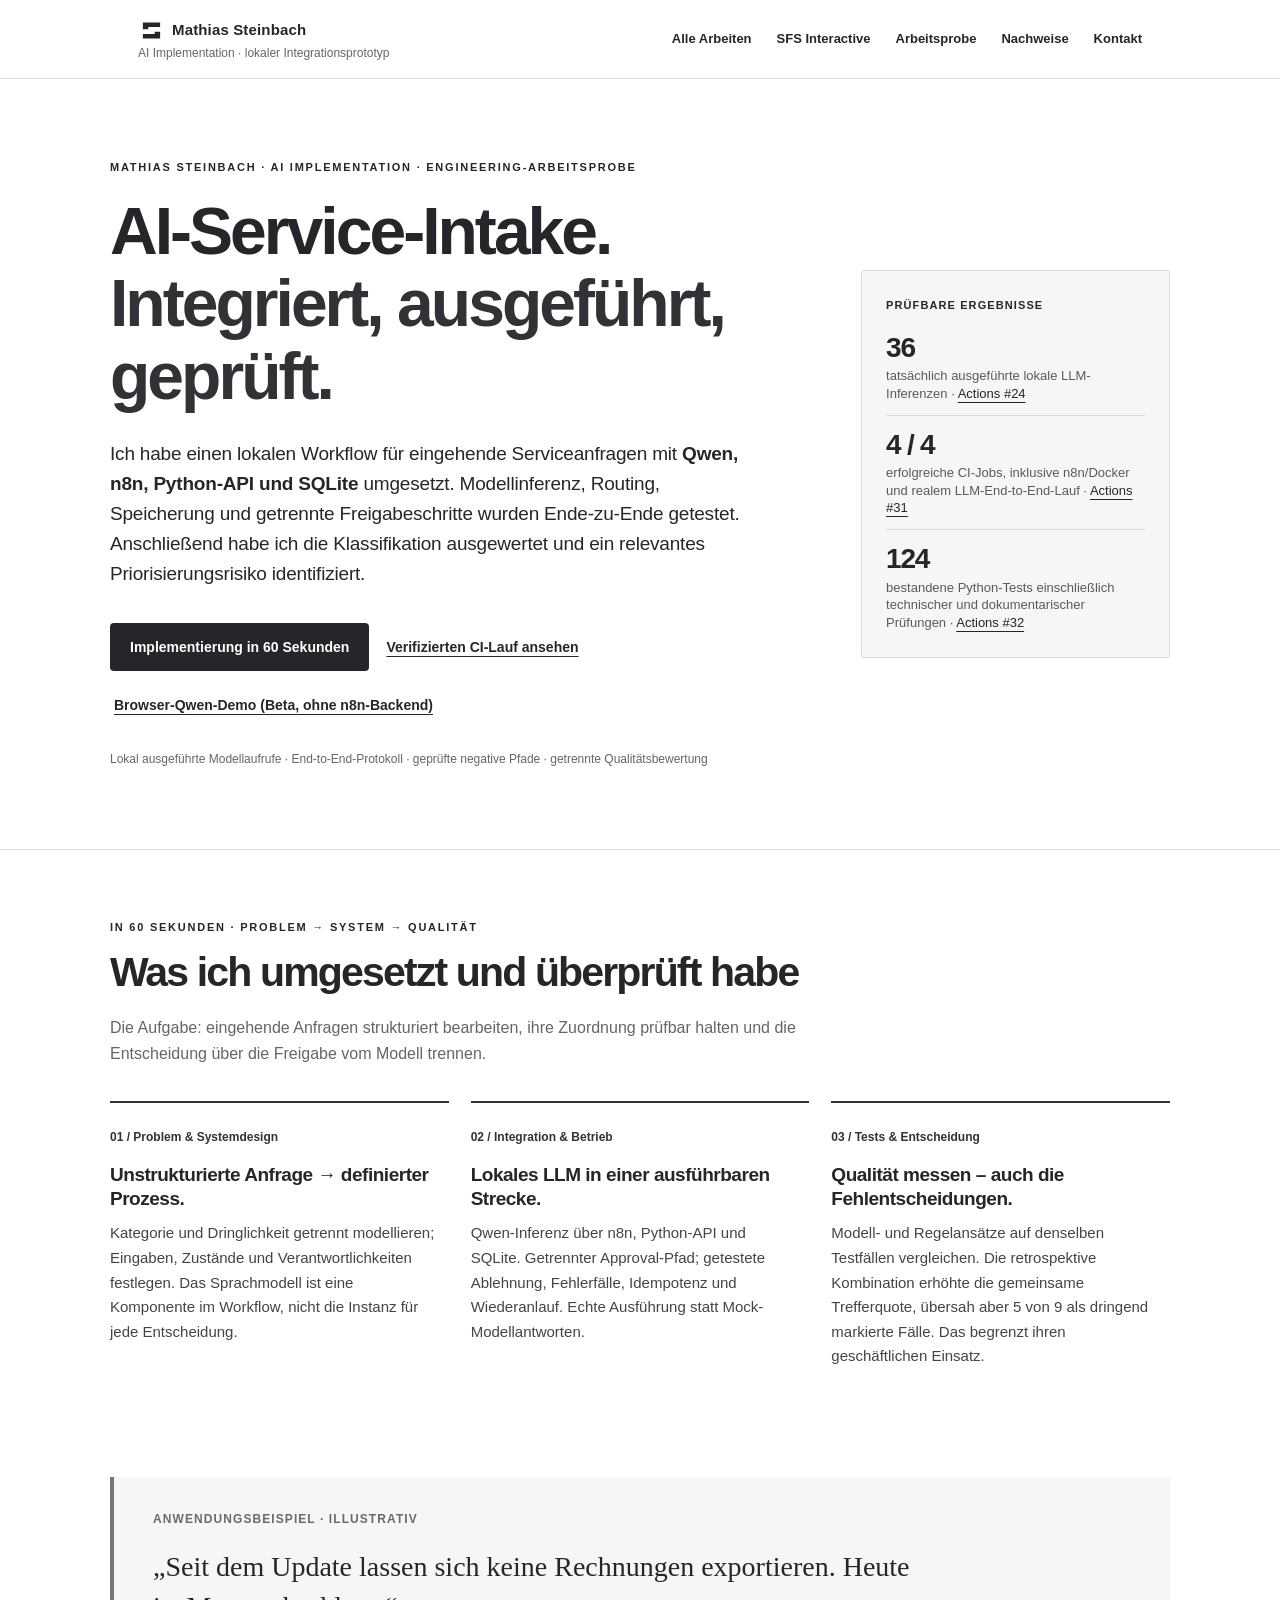
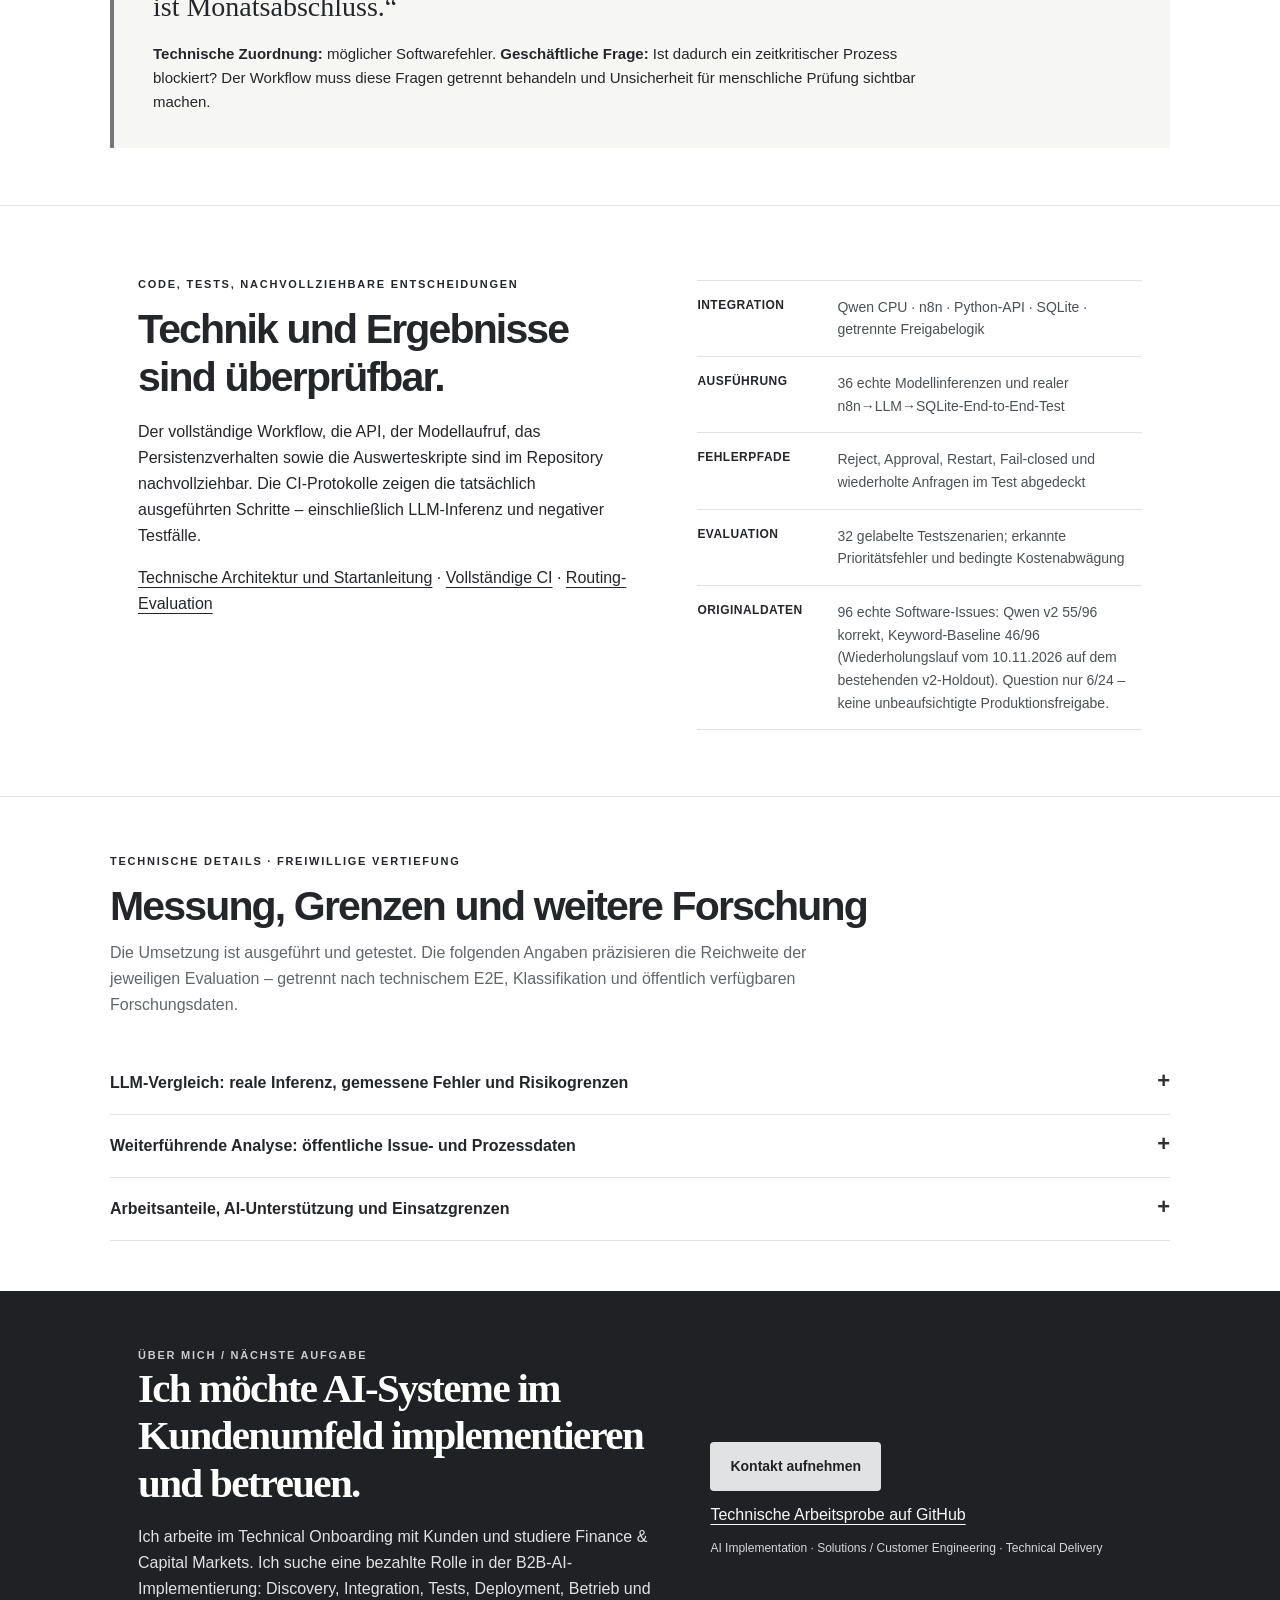
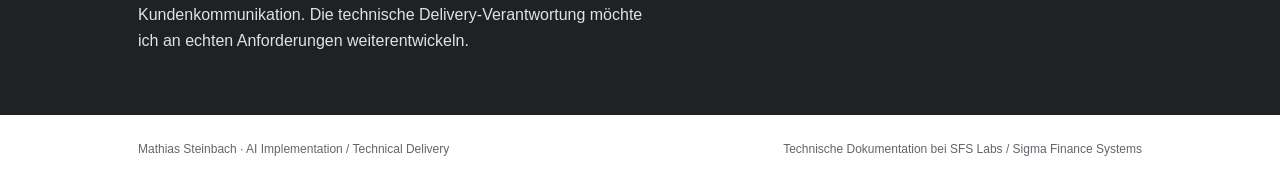
<file: docs/index.html>
<!doctype html>
<html lang="de">
<head>
<meta charset="utf-8">
<meta name="viewport" content="width=device-width, initial-scale=1">
<meta name="description" content="AI Implementation Engineering-Arbeitsprobe von Mathias Steinbach: lokales Qwen-Modell, n8n, Python-API und SQLite – echte Modellinferenzen, End-to-End-Tests, dokumentierte Qualitätsprüfung.">
<meta name="color-scheme" content="light">
<meta http-equiv="Content-Security-Policy" content="default-src 'none'; style-src 'unsafe-inline'; script-src 'none'; img-src data:; connect-src 'none'; form-action 'none'; base-uri 'none'">
<link rel="icon" type="image/svg+xml" href="data:image/svg+xml,%3Csvg%20xmlns%3D%22http%3A%2F%2Fwww.w3.org%2F2000%2Fsvg%22%20viewBox%3D%220%200%20400%20400%22%3E%3Crect%20width%3D%22400%22%20height%3D%22400%22%20fill%3D%22%23FFFFFF%22%2F%3E%3Cpath%20d%3D%22M72%2080H328V148H152V180H72Z%20M248%20220H328V320H72V252H248Z%22%20fill%3D%22%23242629%22%2F%3E%3C%2Fsvg%3E">
<meta name="theme-color" content="#FFFFFF">
<meta property="og:type" content="website">
<meta property="og:url" content="https://sfs-labs.github.io/ai-knowledge-ops-lab/">
<meta property="og:title" content="Mathias Steinbach | AI Implementation">
<meta property="og:image" content="https://raw.githubusercontent.com/SFS-Labs/SFS-Labs/fe8835988b24cb9d9d3465c7b4ed1fe7d731e693/branding/sfs-graphite-social.png">
<meta property="og:image:width" content="1200">
<meta property="og:image:height" content="630">
<meta property="og:image:alt" content="SFS.Labs – Applied AI · Automation · Technical Research">
<meta name="twitter:card" content="summary_large_image">
<title>AI Knowledge Ops · Service Intake | Mathias Steinbach</title>
<style>
:root{--paper:#FFFFFF;--white:#ffffff;--ink:#242629;--shade:#62666B;--soft:#F6F6F5;--line:#E1E2E3;--accent:#303236;--accent-dark:#242629;--warm:#F6F6F5}
*{box-sizing:border-box}
html{scroll-behavior:smooth}
body{margin:0;background:var(--paper);color:var(--ink);font-family:Inter,-apple-system,BlinkMacSystemFont,"Segoe UI",Arial,sans-serif;font-size:16px;line-height:1.62;-webkit-font-smoothing:antialiased}
a{color:var(--accent-dark);text-underline-offset:4px}
a:hover{text-decoration-thickness:2px}
a:focus-visible,summary:focus-visible{outline:3px solid #60646A;outline-offset:5px;border-radius:3px}
.shell{max-width:1060px;padding:0 28px;margin:0 auto}
header{background:var(--paper);border-bottom:1px solid var(--line)}
.header{min-height:78px;display:flex;align-items:center;justify-content:space-between;gap:20px}
.name{font-size:15px;letter-spacing:.01em;font-weight:750;display:flex;align-items:center;gap:7px}
.header-sub{color:var(--shade);font-size:12px;display:block;line-height:1.3;margin-top:2px}
.header-right{display:flex;align-items:center;gap:25px;font-size:13px;white-space:nowrap}
.header-right a{text-decoration:none;font-weight:650}
.hero{padding:80px 0 80px;display:grid;grid-template-columns:minmax(0,1.45fr) minmax(250px,.65fr);gap:62px;align-items:center}
.eyebrow{color:var(--accent-dark);font-size:11px;letter-spacing:.16em;font-weight:800;text-transform:uppercase}
h1,h2,.thought{font-family:Inter,-apple-system,BlinkMacSystemFont,"Segoe UI",Arial,sans-serif;font-weight:600;letter-spacing:-.045em}
h1{font-size:clamp(40px,5.35vw,66px);line-height:1.1;margin:18px 0 26px;max-width:650px}
h1 span{color:var(--accent)}
.lede{font-size:19px;max-width:640px;line-height:1.59;letter-spacing:-.01em}
.lede strong{font-weight:700}
.actions{display:flex;gap:13px;flex-wrap:wrap;align-items:center;margin:33px 0 22px}
.primary{background:var(--accent-dark);color:white;padding:13px 20px;border-radius:4px;text-decoration:none;display:inline-flex;align-items:center;justify-content:center;font-weight:690;font-size:14px}
.primary:hover{background:#111315}
.secondary{font-weight:670;font-size:14px;padding:10px 4px;text-decoration-thickness:1px}
.facts{font-size:12px;color:var(--shade);line-height:1.7}
.facts b{color:var(--ink)}
.note{padding:26px 24px;border:1px solid #DADBDD;background:var(--soft);border-radius:3px}.proof{display:grid;gap:14px;margin-top:18px}.proofline{padding:0 0 12px;border-bottom:1px solid #DADBDD}.proofline:last-child{border-bottom:0;padding-bottom:0}.proofline .big{font-weight:790;line-height:1.1;font-size:28px;letter-spacing:-.045em;color:var(--accent-dark)}.proofline .description{font-size:13px;color:#575B5F;line-height:1.35;margin-top:4px}
.note-kicker{font-size:11px;color:var(--accent-dark);font-weight:750;letter-spacing:.1em;text-transform:uppercase}
.thought{font-size:clamp(23px,2.45vw,30px);line-height:1.31;margin:19px 0 17px}
.note p:last-child{font-size:14px;line-height:1.6;color:#575B5F;margin-bottom:0}
.rule{border-top:1px solid var(--line)}
section{scroll-margin-top:26px}
.story{padding:69px 0 64px}
h2{font-size:clamp(29px,3.65vw,41px);line-height:1.17;margin:12px 0 18px;max-width:780px}
.intro{color:var(--shade);max-width:770px;margin:0 0 34px}
.steps{display:grid;grid-template-columns:repeat(3,minmax(0,1fr));gap:22px}
.step{border-top:2px solid var(--accent);padding:20px 12px 4px 0}
.step-index{font-weight:750;font-size:12px;color:var(--accent)}
.step h3{font-size:19px;line-height:1.28;letter-spacing:-.025em;margin:14px 0 10px}
.step p{font-size:15px;line-height:1.64;margin:0;color:#414448}
.effect{padding:40px 0 57px}
.case{padding:33px 39px;background:var(--warm);border-left:4px solid #73777B}
.case-head{font-size:12px;font-weight:750;color:#676B70;letter-spacing:.09em;text-transform:uppercase}
.example{font-family:Georgia,"Times New Roman",serif;font-size:clamp(20px,2.9vw,28px);line-height:1.4;max-width:780px;margin:18px 0 16px}
.case p:last-child{margin:0;font-size:15px;max-width:800px}
.material{padding:70px 0 66px;background:var(--white);border-top:1px solid var(--line);border-bottom:1px solid var(--line)}
.material-grid{display:grid;grid-template-columns:1.05fr .95fr;gap:68px;align-items:start}
.material-grid p{max-width:640px}
.material-grid .text{font-size:16px}
.checks{border-top:1px solid var(--line);margin-top:4px}
.check{display:grid;grid-template-columns:125px 1fr;gap:15px;padding:15px 0;border-bottom:1px solid var(--line);font-size:14px}
.check strong{font-size:12px;color:var(--accent-dark);text-transform:uppercase;letter-spacing:.04em}
.check span{color:#4C5054}
small,.caption{font-size:12px;color:var(--shade)}
.details{padding:56px 0 50px}
.details h2{margin-bottom:9px}
details{border-bottom:1px solid var(--line);padding:18px 0}
summary{font-weight:750;cursor:pointer;list-style:none;display:flex;justify-content:space-between;gap:20px}
summary::-webkit-details-marker{display:none}
summary::after{content:"+";font-size:22px;line-height:1;color:var(--accent)}
details[open] summary::after{content:"−"}
details .inner{font-size:14px;color:#393D42;max-width:840px;padding:9px 0 0}
details ul{padding-left:20px}
details li{margin:8px 0}
.nums{font-variant-numeric:tabular-nums}
.end{background:#1F2124;color:#F8F8F7;padding:56px 0 61px}
.end-inner{display:grid;grid-template-columns:1.1fr .9fr;gap:45px;align-items:center}
.end h2{font-family:Georgia,"Times New Roman",serif;letter-spacing:-.04em;margin:0 0 16px;color:#fff}
.end p{margin:0;color:#E1E2E3;max-width:600px}
.end .contact{display:flex;flex-direction:column;gap:11px;align-items:flex-start}
.end .contact a{color:#F8F8F7}
.end .contact a.primary{background:#E1E2E3;color:#202224}
.end small{color:#D6D7D9}
footer{padding:25px 0 30px;font-size:12px;color:var(--shade)}
.footer{display:flex;justify-content:space-between;gap:18px;flex-wrap:wrap}
@media(max-width:770px){.shell{padding:0 20px}.header{min-height:68px}.header{flex-direction:column;align-items:flex-start;gap:10px;padding-top:14px;padding-bottom:14px}.header-right{gap:13px;max-width:100%;overflow-x:auto;white-space:nowrap;padding-bottom:4px}.hero{display:block;padding:45px 0 53px}.note{margin-top:38px;padding:24px}.story{padding:49px 0}.steps,.material-grid,.end-inner{grid-template-columns:1fr;gap:26px}.material{padding:49px 0}.step{padding-top:16px}.case{padding:24px 22px}.effect{padding:4px 0 46px}.check{grid-template-columns:105px 1fr}.details{padding:42px 0}.end{padding:43px 0}.facts{font-size:11px}}
@media(max-width:360px){.shell{min-width:0;overflow-wrap:anywhere}.check{grid-template-columns:minmax(0,105px) minmax(0,1fr)}.steps,.material-grid,.end-inner{grid-template-columns:minmax(0,1fr)}}
@media(prefers-reduced-motion:reduce){html{scroll-behavior:auto}}
.brandmark{flex:0 0 27px;color:#242629}</style>
</head>
<body>
<header><div class="shell header">
 <div><div class="name"><svg class="brandmark" viewBox="0 0 400 400" width="27" height="27" aria-hidden="true" focusable="false"><path d="M72 80H328V148H152V180H72Z M248 220H328V320H72V252H248Z" fill="currentColor"/></svg> Mathias Steinbach</div><span class="header-sub">AI Implementation · lokaler Integrationsprototyp</span></div>
 <nav class="header-right" aria-label="Seitennavigation"><a href="work.html">Alle Arbeiten</a><a href="interactive.html#launch-agent">SFS Interactive</a><a href="#entscheidung">Arbeitsprobe</a><a href="#nachweise">Nachweise</a><a href="#kontakt">Kontakt</a></nav>
</div></header>
<main>
 <section class="shell hero" aria-labelledby="headline">
  <div>
   <div class="eyebrow">Mathias Steinbach · AI Implementation · Engineering-Arbeitsprobe</div>
   <h1 id="headline">AI-Service-Intake. <span>Integriert, ausgeführt, geprüft.</span></h1>
   <p class="lede">Ich habe einen lokalen Workflow für eingehende Serviceanfragen mit <strong>Qwen, n8n, Python-API und SQLite</strong> umgesetzt. Modellinferenz, Routing, Speicherung und getrennte Freigabeschritte wurden Ende-zu-Ende getestet. Anschließend habe ich die Klassifikation ausgewertet und ein relevantes Priorisierungsrisiko identifiziert.</p>
   <div class="actions"><a class="primary" href="#entscheidung">Implementierung in 60 Sekunden</a><a class="secondary" href="https://github.com/SFS-Labs/ai-knowledge-ops-lab/actions/runs/42413698800">Verifizierten CI-Lauf ansehen</a><a class="secondary" href="./live.html">Browser-Qwen-Demo (Beta, ohne n8n-Backend)</a></div>
   <div class="facts">Lokal ausgeführte Modellaufrufe · End-to-End-Protokoll · geprüfte negative Pfade · getrennte Qualitätsbewertung</div>
  </div>
  <aside class="note" aria-label="Verifizierte technische Ergebnisse">
   <div class="note-kicker">Prüfbare Ergebnisse</div>
   <div class="proof">
    <div class="proofline"><div class="big nums">36</div><div class="description">tatsächlich ausgeführte lokale LLM-Inferenzen · <a href="https://github.com/SFS-Labs/ai-knowledge-ops-lab/actions/runs/42399345922">Actions #24</a></div></div>
    <div class="proofline"><div class="big nums">4 / 4</div><div class="description">erfolgreiche CI-Jobs, inklusive n8n/Docker und realem LLM-End-to-End-Lauf · <a href="https://github.com/SFS-Labs/ai-knowledge-ops-lab/actions/runs/42413698800">Actions #31</a></div></div>
    <div class="proofline"><div class="big nums">124</div><div class="description">bestandene Python-Tests einschließlich technischer und dokumentarischer Prüfungen · <a href="https://github.com/SFS-Labs/ai-knowledge-ops-lab/actions/runs/42421588733">Actions #32</a></div></div>
   </div>
  </aside>
 </section>
 <div class="rule"></div>
 <section id="entscheidung" class="shell story">
  <div class="eyebrow">In 60 Sekunden · Problem → System → Qualität</div>
  <h2>Was ich umgesetzt und überprüft habe</h2>
  <p class="intro">Die Aufgabe: eingehende Anfragen strukturiert bearbeiten, ihre Zuordnung prüfbar halten und die Entscheidung über die Freigabe vom Modell trennen.</p>
  <div class="steps">
   <article class="step"><span class="step-index">01 / Problem &amp; Systemdesign</span><h3>Unstrukturierte Anfrage → definierter Prozess.</h3><p>Kategorie und Dringlichkeit getrennt modellieren; Eingaben, Zustände und Verantwortlichkeiten festlegen. Das Sprachmodell ist eine Komponente im Workflow, nicht die Instanz für jede Entscheidung.</p></article>
   <article class="step"><span class="step-index">02 / Integration &amp; Betrieb</span><h3>Lokales LLM in einer ausführbaren Strecke.</h3><p>Qwen-Inferenz über n8n, Python-API und SQLite. Getrennter Approval-Pfad; getestete Ablehnung, Fehlerfälle, Idempotenz und Wiederanlauf. Echte Ausführung statt Mock-Modellantworten.</p></article>
   <article class="step"><span class="step-index">03 / Tests &amp; Entscheidung</span><h3>Qualität messen – auch die Fehlentscheidungen.</h3><p>Modell- und Regelansätze auf denselben Testfällen vergleichen. Die retrospektive Kombination erhöhte die gemeinsame Trefferquote, übersah aber 5 von 9 als dringend markierte Fälle. Das begrenzt ihren geschäftlichen Einsatz.</p></article>
  </div>
 </section>
 <section class="shell effect" aria-labelledby="praxis"><div class="case">
  <div class="case-head">Anwendungsbeispiel · illustrativ</div>
  <div class="example" id="praxis">„Seit dem Update lassen sich keine Rechnungen exportieren. Heute ist Monatsabschluss.“</div>
  <p><strong>Technische Zuordnung:</strong> möglicher Softwarefehler. <strong>Geschäftliche Frage:</strong> Ist dadurch ein zeitkritischer Prozess blockiert? Der Workflow muss diese Fragen getrennt behandeln und Unsicherheit für menschliche Prüfung sichtbar machen.</p>
 </div></section>
 <section class="material" id="nachweise"><div class="shell material-grid">
  <div>
   <div class="eyebrow">Code, Tests, nachvollziehbare Entscheidungen</div>
   <h2>Technik und Ergebnisse sind überprüfbar.</h2>
   <p class="text">Der vollständige Workflow, die API, der Modellaufruf, das Persistenzverhalten sowie die Auswerteskripte sind im Repository nachvollziehbar. Die CI-Protokolle zeigen die tatsächlich ausgeführten Schritte – einschließlich LLM-Inferenz und negativer Testfälle.</p>
   <p><a href="https://github.com/SFS-Labs/ai-knowledge-ops-lab/blob/main/showcases/internal-service-intake/README.md">Technische Architektur und Startanleitung</a> · <a href="https://github.com/SFS-Labs/ai-knowledge-ops-lab/actions/runs/42413698800">Vollständige CI</a> · <a href="https://github.com/SFS-Labs/ai-knowledge-ops-lab/blob/main/showcases/internal-service-intake/HYBRID_DECISION_RECORD.md">Routing-Evaluation</a></p>
  </div>
  <div class="checks" aria-label="Liefer- und Qualitätsnachweise">
   <div class="check"><strong>Integration</strong><span>Qwen CPU · n8n · Python-API · SQLite · getrennte Freigabelogik</span></div>
   <div class="check"><strong>Ausführung</strong><span>36 echte Modellinferenzen und realer n8n→LLM→SQLite-End-to-End-Test</span></div>
   <div class="check"><strong>Fehlerpfade</strong><span>Reject, Approval, Restart, Fail-closed und wiederholte Anfragen im Test abgedeckt</span></div>
   <div class="check"><strong>Evaluation</strong><span>32 gelabelte Testszenarien; erkannte Prioritätsfehler und bedingte Kostenabwägung</span></div>
   <div class="check"><strong>Originaldaten</strong><span>96 echte Software-Issues: Qwen v2 55/96 korrekt, Keyword-Baseline 46/96 (Wiederholungslauf vom 10.11.2026 auf dem bestehenden v2-Holdout). Question nur 6/24 – keine unbeaufsichtigte Produktionsfreigabe.</span></div>
  </div>
 </div></section>
 <section class="shell details">
  <div class="eyebrow">Technische Details · freiwillige Vertiefung</div>
  <h2>Messung, Grenzen und weitere Forschung</h2>
  <p class="intro">Die Umsetzung ist ausgeführt und getestet. Die folgenden Angaben präzisieren die Reichweite der jeweiligen Evaluation – getrennt nach technischem E2E, Klassifikation und öffentlich verfügbaren Forschungsdaten.</p>
  <details><summary>LLM-Vergleich: reale Inferenz, gemessene Fehler und Risikogrenzen</summary><div class="inner">
   <p>In 32 gelabelten <strong>synthetischen</strong> Testfällen waren Kategorie und Priorität gleichzeitig korrekt bei Sprachmodell allein <strong>10/32</strong>, Regeln allein <strong>11/32</strong> und rückblickender Kombination <strong>22/32</strong>. Die kombinierte Prioritätslogik übersah <strong>5 von 9</strong> als dringend gelabelten Fällen; beim Sprachmodell allein war es <strong>1 von 9</strong>, allerdings mit erheblich mehr Fehlalarmen. Die Kombination wurde <strong>nach Sichtung der Fälle</strong> entwickelt. Dieser Vergleich ist daher explorativ, kein unabhängig bestätigter Leistungsvorteil.</p>
   <p>Die Fehlerkostenentscheidung hängt von realen SLAs, Review-Aufwand und Eskalationskosten ab. <a href="https://github.com/SFS-Labs/ai-knowledge-ops-lab/blob/main/showcases/internal-service-intake/evaluation/economics.py">Berechnung und Annahmen</a>.</p>
  </div></details>
  <details><summary>Weiterführende Analyse: öffentliche Issue- und Prozessdaten</summary><div class="inner">
   <p>Zu Beginn standen vier selbst definierte Servicekategorien. Die öffentlichen Daten passten dazu nicht sauber. Statt die Quellen passend zu machen, habe ich die Reihenfolge geändert: <strong>Geschäftsaufgabe → passende Klassifikation → geeignete Daten → Messung → Entscheidung.</strong></p>
   <p>Die realen NLBSE-Software-Issues dienen einem separaten Klassifikationsvergleich; Volvo-Prozesslogs zeigen Bearbeitungsverläufe. Die Datensätze sind nicht miteinander verknüpft. Auf 142.320 NLBSE-Testzeilen erreichte eine einfache, nicht für diesen Benchmark optimierte Keyword-Heuristik 49,25 % Accuracy; 9.454 Gruppenwechsel wurden aus dem Volvo-Originalarchiv ermittelt. Diese Heuristik ist eine Baseline, kein vollwertiger Vergleich zu einem optimierten Klassifikator. Der zusätzlich ausgeführte echte Qwen-vs.-Baseline-Vergleich auf 96 weiteren vorher festgelegten NLBSE-Fällen ergab <strong>55/96 (57,29 %) korrekt mit Qwen v2 in einem am 10.11.2026 erneut ausgeführten disjunkten Holdout</strong> gegenüber <strong>46/96 (47,92 %) mit der einfachen Keyword-Heuristik</strong>; nur <strong>6/24 Question-Fälle</strong> wurden vom Modell erkannt. Das gepaarte 95%-Bootstrap-Intervall der Accuracy-Differenz [0; +20,83] Prozentpunkte umfasst Null; eine positive Überlegenheit ist damit nicht gesichert. <a href="https://github.com/SFS-Labs/ai-knowledge-ops-lab/blob/main/showcases/internal-service-intake/evaluation/NLBSE_REAL_LLM_EVALUATION.md">Historische NLBSE-Diagnose und Methoden</a> · <a href="https://github.com/SFS-Labs/ai-knowledge-ops-lab/actions/runs/42827473405/job/129868488355">Neuer real ausgeführter NLBSE-Holdout-Retest</a>. Diese beiden Messungen sind keine nachgewiesene Wirkung unserer AI auf Kundenkosten. <a href="https://github.com/SFS-Labs/ai-knowledge-ops-lab/blob/main/showcases/internal-service-intake/RESEARCH_DESIGN.md">Forschungsdesign und Quellen</a>.</p>
  </div></details>
  <details><summary>Arbeitsanteile, AI-Unterstützung und Einsatzgrenzen</summary><div class="inner">
   <p>Meine Beiträge liegen in Fragestellung, Hypothese, Gegenprüfung, Qualitätsmaßstab und der Entscheidung über den Arbeitsumfang. Implementierung und Auswertung waren <strong>AI-gestützt</strong>; der Code und die tatsächlichen Testläufe sind einsehbar. Die technische Pipeline wurde lokal ausgeführt und automatisiert geprüft.</p>
   <p><a href="https://github.com/SFS-Labs/ai-knowledge-ops-lab">Repository und Versionshistorie</a> · <a href="https://github.com/SFS-Labs/ai-knowledge-ops-lab/pull/9">Entwicklung und Review</a>.</p>
  </div></details>
 </section>
 <section class="end" id="kontakt"><div class="shell end-inner">
  <div><div class="eyebrow" style="color:#C9CBCD">Über mich / nächste Aufgabe</div><h2>Ich möchte AI-Systeme im Kundenumfeld implementieren und betreuen.</h2><p>Ich arbeite im Technical Onboarding mit Kunden und studiere Finance &amp; Capital Markets. Ich suche eine bezahlte Rolle in der B2B-AI-Implementierung: Discovery, Integration, Tests, Deployment, Betrieb und Kundenkommunikation. Die technische Delivery-Verantwortung möchte ich an echten Anforderungen weiterentwickeln.</p></div>
  <div class="contact"><a class="primary" href="mailto:contact@sfs-labs.dev?subject=Gespr%C3%A4ch%20zu%20AI%20Implementation">Kontakt aufnehmen</a><a href="https://github.com/SFS-Labs/ai-knowledge-ops-lab">Technische Arbeitsprobe auf GitHub</a><small>AI Implementation · Solutions / Customer Engineering · Technical Delivery</small></div>
 </div></section>
</main>
<footer><div class="shell footer"><span>Mathias Steinbach · AI Implementation / Technical Delivery</span><span>Technische Dokumentation bei SFS Labs / Sigma Finance Systems</span></div></footer>
</body></html>
</file>
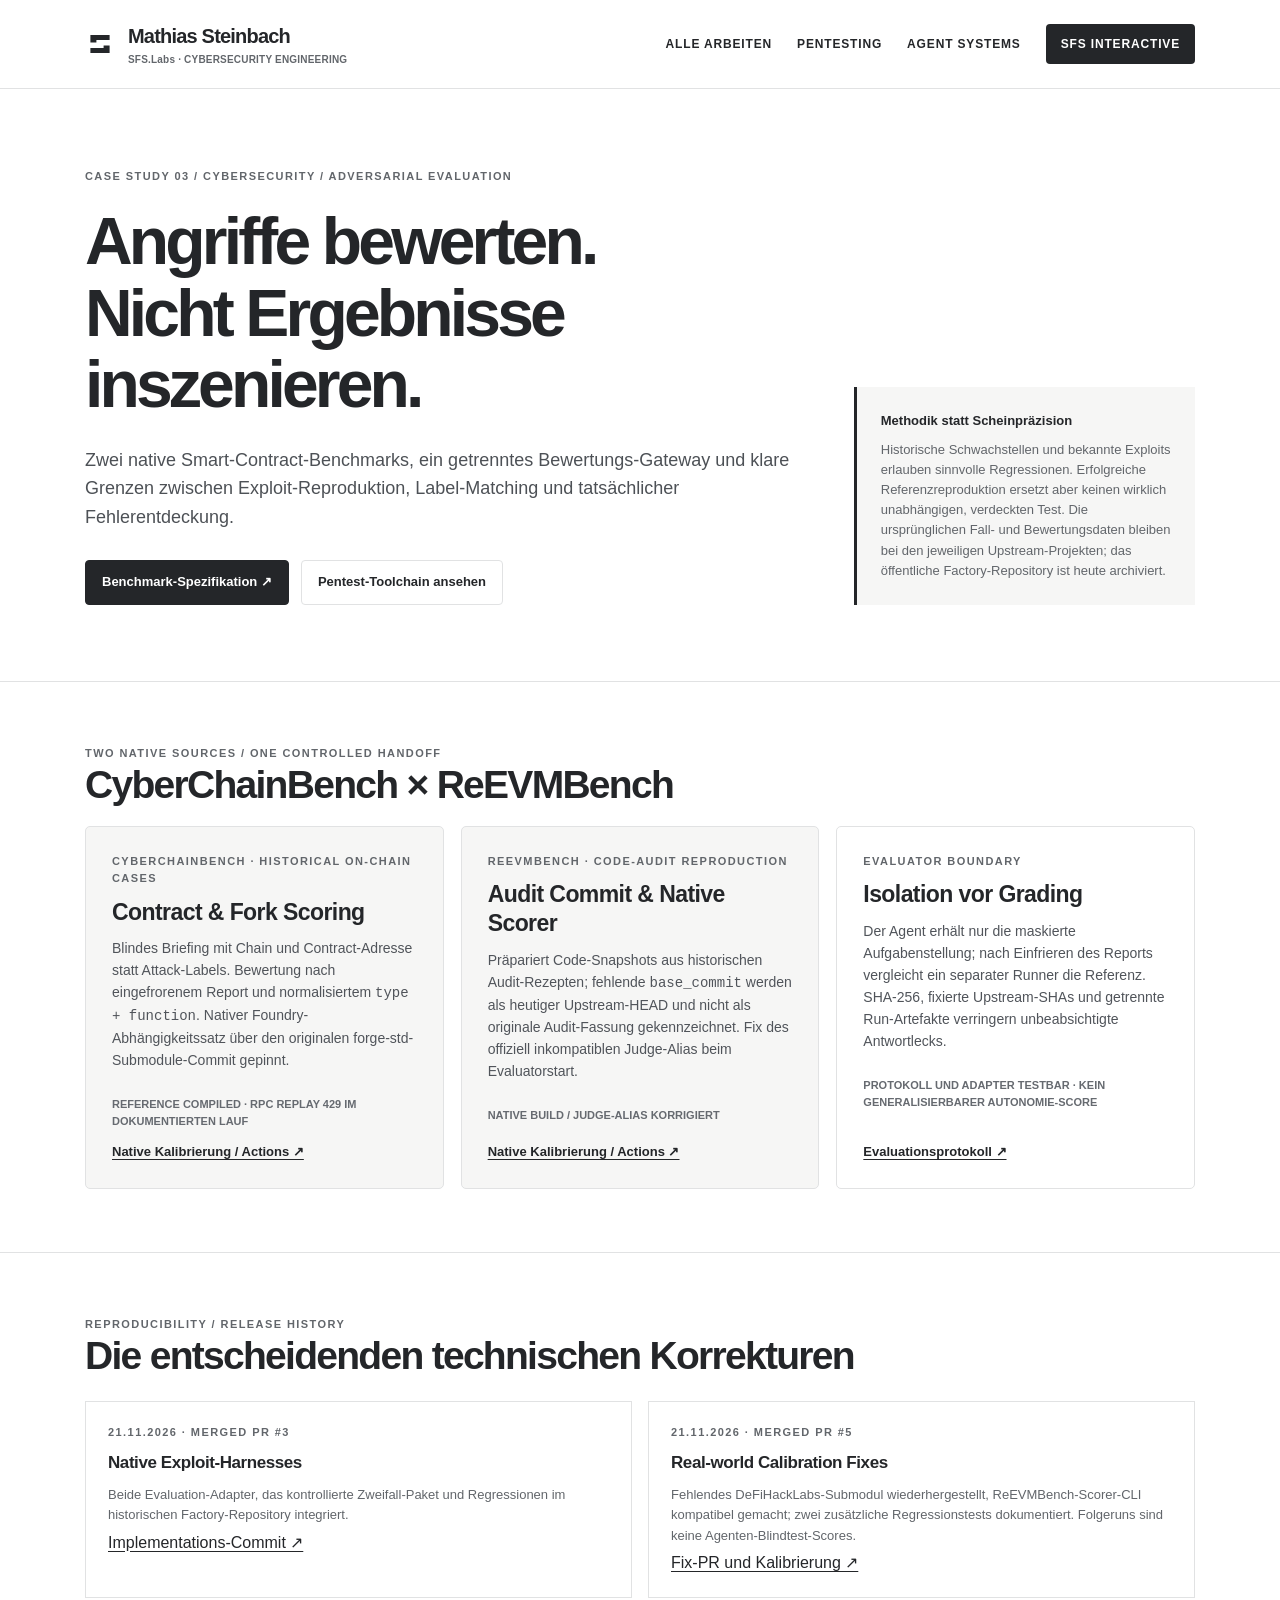
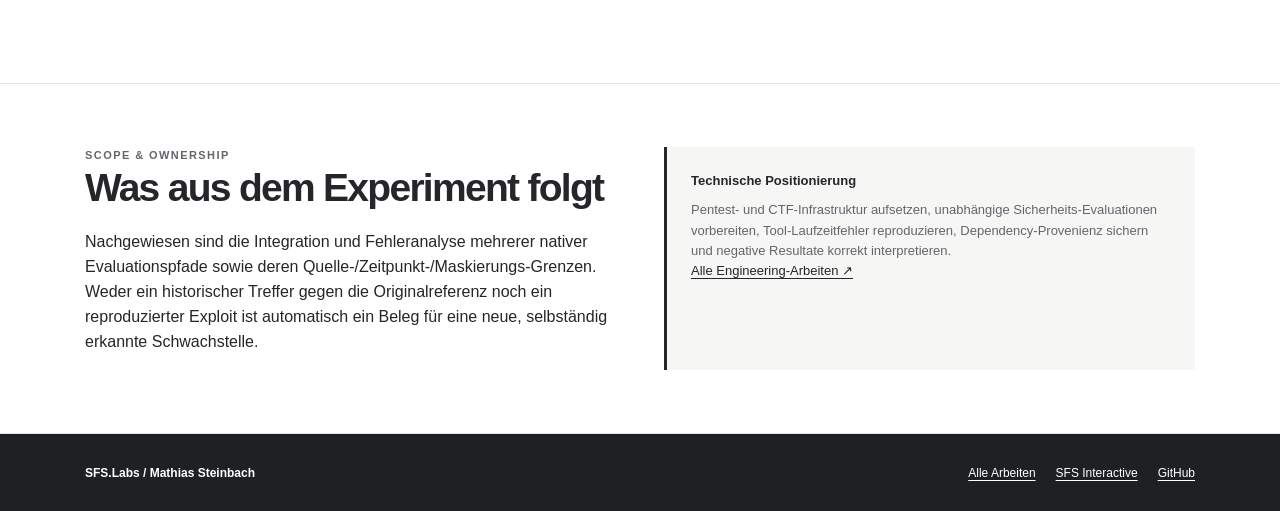
<file: docs/adversarial-evaluation.html>
<!doctype html>
<html lang="de"><head><meta charset="utf-8"><meta name="viewport" content="width=device-width,initial-scale=1"><meta name="theme-color" content="#fff"><meta name="description" content="CTF und Smart-Contract-Pentest-Evaluation: reproduzierbare Blindtest-Handoffs, native CyberChainBench- und ReEVMBench-Adapter, Scoring-Grenzen."><title>Adversarial Evaluation · CTF &amp; Pentesting | SFS.Labs</title><link rel="stylesheet" href="portfolio-evidence.css"></head>
<body><header class="site-header"><div class="wrap topbar"><a class="brand" href="recruiter.html"><svg viewBox="0 0 400 400" aria-hidden="true" width="30" height="30"><path d="M72 80H328V148H152V180H72Z M248 220H328V320H72V252H248Z" fill="currentColor"/></svg><span>Mathias Steinbach<small>SFS.Labs · CYBERSECURITY ENGINEERING</small></span></a><nav class="nav" aria-label="Hauptnavigation"><a href="work.html">ALLE ARBEITEN</a><a href="security-engineering.html">PENTESTING</a><a href="agent-systems.html">AGENT SYSTEMS</a><a class="nav-cta" href="interactive.html#launch-agent">SFS INTERACTIVE</a></nav></div></header>
<main>
<section class="hero"><div class="wrap hero-grid"><div><div class="eyebrow">CASE STUDY 03 / CYBERSECURITY / ADVERSARIAL EVALUATION</div><h1>Angriffe bewerten.<br>Nicht Ergebnisse inszenieren.</h1><p class="lead">Zwei native Smart-Contract-Benchmarks, ein getrenntes Bewertungs-Gateway und klare Grenzen zwischen Exploit-Reproduktion, Label-Matching und tatsächlicher Fehlerentdeckung.</p><div class="inline-actions"><a class="button" href="https://github.com/SFS-Labs/ctf-skill-factory/blob/main/benchmarks/README.md">Benchmark-Spezifikation ↗</a><a class="button secondary" href="security-engineering.html">Pentest-Toolchain ansehen</a></div></div><aside class="notice"><strong>Methodik statt Scheinpräzision</strong><p>Historische Schwachstellen und bekannte Exploits erlauben sinnvolle Regressionen. Erfolgreiche Referenzreproduktion ersetzt aber keinen wirklich unabhängigen, verdeckten Test. Die ursprünglichen Fall- und Bewertungsdaten bleiben bei den jeweiligen Upstream-Projekten; das öffentliche Factory-Repository ist heute archiviert.</p></aside></div></section>
<section class="section"><div class="wrap"><div class="eyebrow">TWO NATIVE SOURCES / ONE CONTROLLED HANDOFF</div><h2>CyberChainBench × ReEVMBench</h2><div class="grid">
<article class="card featured"><div class="tag">CYBERCHAINBENCH · HISTORICAL ON-CHAIN CASES</div><h3>Contract &amp; Fork Scoring</h3><p>Blindes Briefing mit Chain und Contract-Adresse statt Attack-Labels. Bewertung nach eingefrorenem Report und normalisiertem <code>type + function</code>. Nativer Foundry-Abhängigkeitssatz über den originalen forge-std-Submodule-Commit gepinnt.</p><p class="status">REFERENCE COMPILED · RPC REPLAY 429 IM DOKUMENTIERTEN LAUF</p><a href="https://github.com/SFS-Labs/ctf-skill-factory/actions/runs/44935386019">Native Kalibrierung / Actions ↗</a></article>
<article class="card featured"><div class="tag">REEVMBENCH · CODE-AUDIT REPRODUCTION</div><h3>Audit Commit &amp; Native Scorer</h3><p>Präpariert Code-Snapshots aus historischen Audit-Rezepten; fehlende <code>base_commit</code> werden als heutiger Upstream-HEAD und nicht als originale Audit-Fassung gekennzeichnet. Fix des offiziell inkompatiblen Judge-Alias beim Evaluatorstart.</p><p class="status">NATIVE BUILD / JUDGE-ALIAS KORRIGIERT</p><a href="https://github.com/SFS-Labs/ctf-skill-factory/actions/runs/44934275124">Native Kalibrierung / Actions ↗</a></article>
<article class="card"><div class="tag">EVALUATOR BOUNDARY</div><h3>Isolation vor Grading</h3><p>Der Agent erhält nur die maskierte Aufgabenstellung; nach Einfrieren des Reports vergleicht ein separater Runner die Referenz. SHA-256, fixierte Upstream-SHAs und getrennte Run-Artefakte verringern unbeabsichtigte Antwortlecks.</p><p class="status">PROTOKOLL UND ADAPTER TESTBAR · KEIN GENERALISIERBARER AUTONOMIE-SCORE</p><a href="https://github.com/SFS-Labs/ctf-skill-factory/blob/main/benchmarks/README.md">Evaluationsprotokoll ↗</a></article>
</div></div></section>
<section class="section"><div class="wrap"><div class="eyebrow">REPRODUCIBILITY / RELEASE HISTORY</div><h2>Die entscheidenden technischen Korrekturen</h2><div class="checks"><article><div class="tag">21.11.2026 · MERGED PR #3</div><h3>Native Exploit-Harnesses</h3><p>Beide Evaluation-Adapter, das kontrollierte Zweifall-Paket und Regressionen im historischen Factory-Repository integriert.</p><a href="https://github.com/SFS-Labs/ctf-skill-factory/commit/5ee14a0da81a616b6eaa3f10559735ee5c1cfbe3">Implementations-Commit ↗</a></article><article><div class="tag">21.11.2026 · MERGED PR #5</div><h3>Real-world Calibration Fixes</h3><p>Fehlendes DeFiHackLabs-Submodul wiederhergestellt, ReEVMBench-Scorer-CLI kompatibel gemacht; zwei zusätzliche Regressionstests dokumentiert. Folgeruns sind keine Agenten-Blindtest-Scores.</p><a href="https://github.com/SFS-Labs/ctf-skill-factory/pull/5">Fix-PR und Kalibrierung ↗</a></article></div></div></section>
<section class="section"><div class="wrap dual"><div><div class="eyebrow">SCOPE &amp; OWNERSHIP</div><h2>Was aus dem Experiment folgt</h2><p>Nachgewiesen sind die Integration und Fehleranalyse mehrerer nativer Evaluationspfade sowie deren Quelle-/Zeitpunkt-/Maskierungs-Grenzen. Weder ein historischer Treffer gegen die Originalreferenz noch ein reproduzierter Exploit ist automatisch ein Beleg für eine neue, selbständig erkannte Schwachstelle.</p></div><aside class="notice"><strong>Technische Positionierung</strong><p>Pentest- und CTF-Infrastruktur aufsetzen, unabhängige Sicherheits-Evaluationen vorbereiten, Tool-Laufzeitfehler reproduzieren, Dependency-Provenienz sichern und negative Resultate korrekt interpretieren.</p><a href="work.html">Alle Engineering-Arbeiten ↗</a></aside></div></section>
</main><footer><div class="wrap footnav"><strong>SFS.Labs / Mathias Steinbach</strong><span><a href="work.html">Alle Arbeiten</a><a href="interactive.html#launch-agent">SFS Interactive</a><a href="https://github.com/SFS-Labs/ctf-skills">GitHub</a></span></div></footer></body></html>
</file>
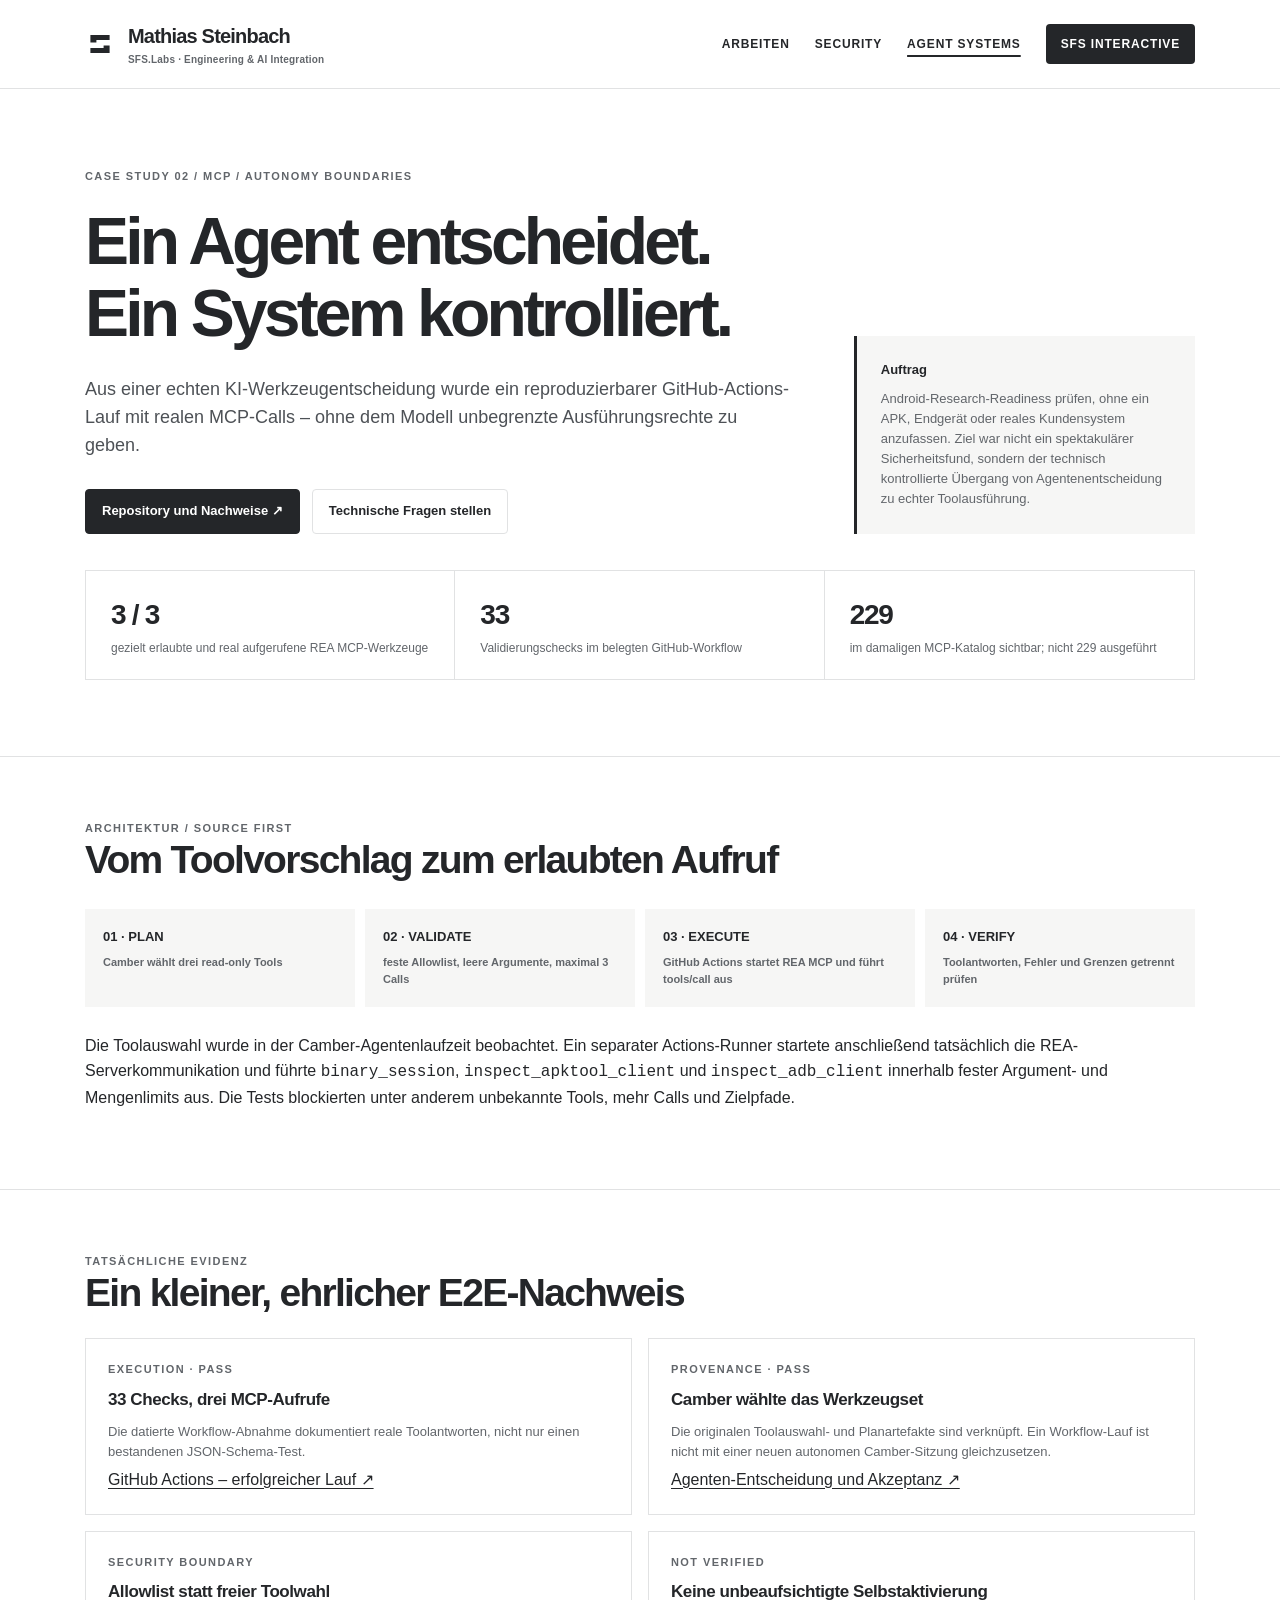
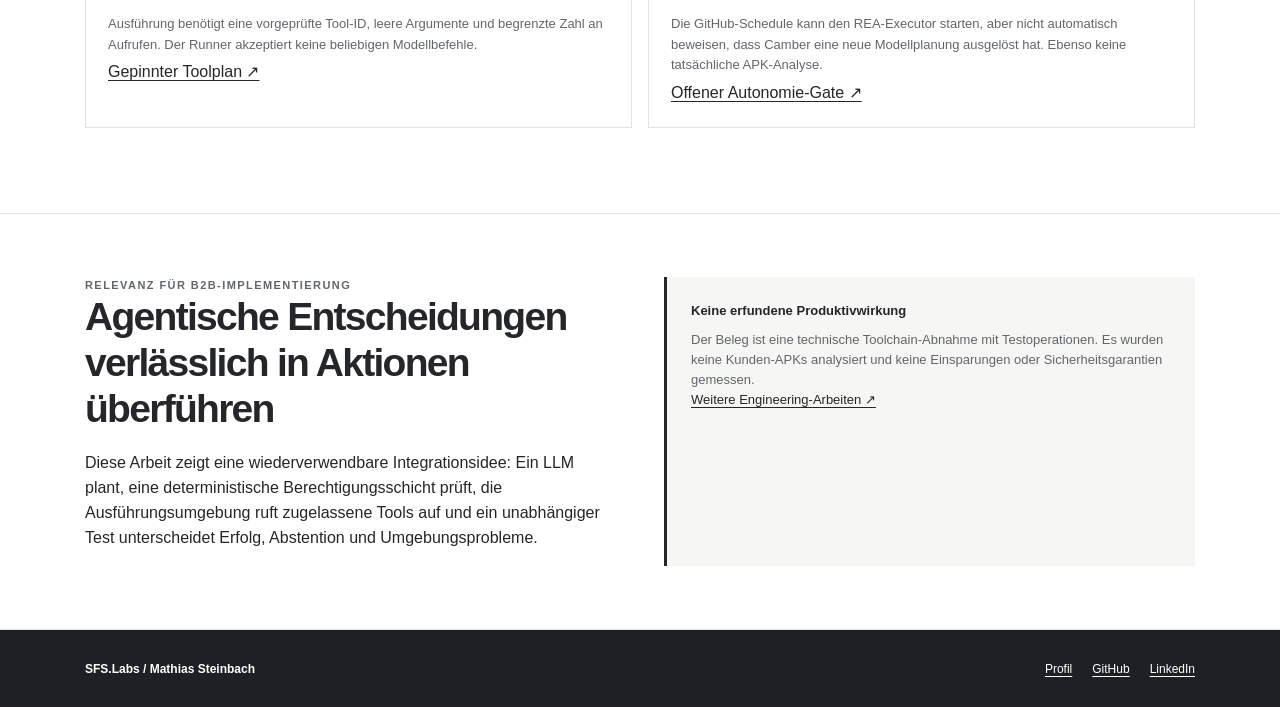
<file: docs/agent-systems.html>
<!doctype html>
<html lang="de"><head><meta charset="utf-8"><meta name="viewport" content="width=device-width,initial-scale=1"><meta name="theme-color" content="#fff"><meta name="description" content="Evidenzbasierte Agenten-Orchestrierung: Camber-Toolwahl, REA MCP, GitHub Actions, kontrollierte Freigaben und reale Toolaufrufe."><meta name="robots" content="index,follow"><title>Agent Systems & MCP Execution | Mathias Steinbach · SFS.Labs</title><link rel="stylesheet" href="portfolio-evidence.css"></head><body><header class="site-header"><div class="wrap topbar"><a class="brand" href="recruiter.html"><svg viewBox="0 0 400 400" aria-hidden="true"><path d="M72 80H328V148H152V180H72Z M248 220H328V320H72V252H248Z" fill="currentColor"/></svg><span>Mathias Steinbach<small>SFS.Labs · Engineering &amp; AI Integration</small></span></a><nav class="nav" aria-label="Hauptnavigation"><a href="work.html">ARBEITEN</a><a href="security-engineering.html">SECURITY</a><a href="agent-systems.html" aria-current="page">AGENT SYSTEMS</a><a class="nav-cta" href="interactive.html#launch-agent">SFS INTERACTIVE</a></nav></div></header><main>
<section class="hero"><div class="wrap hero-grid"><div><div class="eyebrow">CASE STUDY 02 / MCP / AUTONOMY BOUNDARIES</div><h1>Ein Agent entscheidet.<br>Ein System kontrolliert.</h1><p class="lead">Aus einer echten KI-Werkzeugentscheidung wurde ein reproduzierbarer GitHub-Actions-Lauf mit realen MCP-Calls – ohne dem Modell unbegrenzte Ausführungsrechte zu geben.</p><div class="inline-actions"><a class="button" href="https://github.com/SFS-Labs/security-reviews">Repository und Nachweise ↗</a><a class="button secondary" href="interactive.html#launch-agent">Technische Fragen stellen</a></div></div><aside class="notice"><strong>Auftrag</strong><p>Android-Research-Readiness prüfen, ohne ein APK, Endgerät oder reales Kundensystem anzufassen. Ziel war nicht ein spektakulärer Sicherheitsfund, sondern der technisch kontrollierte Übergang von Agentenentscheidung zu echter Toolausführung.</p></aside></div><div class="wrap"><div class="stats"><div class="metric"><strong>3 / 3</strong><small>gezielt erlaubte und real aufgerufene REA MCP-Werkzeuge</small></div><div class="metric"><strong>33</strong><small>Validierungschecks im belegten GitHub-Workflow</small></div><div class="metric"><strong>229</strong><small>im damaligen MCP-Katalog sichtbar; nicht 229 ausgeführt</small></div></div></div></section>
<section class="section"><div class="wrap"><div class="eyebrow">ARCHITEKTUR / SOURCE FIRST</div><h2>Vom Toolvorschlag zum erlaubten Aufruf</h2><ol class="flow"><li>01 · PLAN<span>Camber wählt drei read-only Tools</span></li><li>02 · VALIDATE<span>feste Allowlist, leere Argumente, maximal 3 Calls</span></li><li>03 · EXECUTE<span>GitHub Actions startet REA MCP und führt tools/call aus</span></li><li>04 · VERIFY<span>Toolantworten, Fehler und Grenzen getrennt prüfen</span></li></ol><p>Die Toolauswahl wurde in der Camber-Agentenlaufzeit beobachtet. Ein separater Actions-Runner startete anschließend tatsächlich die REA-Serverkommunikation und führte <code>binary_session</code>, <code>inspect_apktool_client</code> und <code>inspect_adb_client</code> innerhalb fester Argument- und Mengenlimits aus. Die Tests blockierten unter anderem unbekannte Tools, mehr Calls und Zielpfade.</p></div></section>
<section class="section"><div class="wrap"><div class="eyebrow">TATSÄCHLICHE EVIDENZ</div><h2>Ein kleiner, ehrlicher E2E-Nachweis</h2><div class="checks"><article><div class="tag">EXECUTION · PASS</div><h3>33 Checks, drei MCP-Aufrufe</h3><p>Die datierte Workflow-Abnahme dokumentiert reale Toolantworten, nicht nur einen bestandenen JSON-Schema-Test.</p><a href="https://github.com/SFS-Labs/security-reviews/actions/runs/40716523503">GitHub Actions – erfolgreicher Lauf ↗</a></article><article><div class="tag">PROVENANCE · PASS</div><h3>Camber wählte das Werkzeugset</h3><p>Die originalen Toolauswahl- und Planartefakte sind verknüpft. Ein Workflow-Lauf ist nicht mit einer neuen autonomen Camber-Sitzung gleichzusetzen.</p><a href="https://github.com/SFS-Labs/security-reviews/blob/main/docs/CAMBER_MULTITOOL_ACCEPTANCE.md">Agenten-Entscheidung und Akzeptanz ↗</a></article><article><div class="tag">SECURITY BOUNDARY</div><h3>Allowlist statt freier Toolwahl</h3><p>Ausführung benötigt eine vorgeprüfte Tool-ID, leere Argumente und begrenzte Zahl an Aufrufen. Der Runner akzeptiert keine beliebigen Modellbefehle.</p><a href="https://github.com/SFS-Labs/security-reviews/blob/main/docs/free-agent/camber-android-readiness.json">Gepinnter Toolplan ↗</a></article><article><div class="tag">NOT VERIFIED</div><h3>Keine unbeaufsichtigte Selbstaktivierung</h3><p>Die GitHub-Schedule kann den REA-Executor starten, aber nicht automatisch beweisen, dass Camber eine neue Modellplanung ausgelöst hat. Ebenso keine tatsächliche APK-Analyse.</p><a href="https://github.com/SFS-Labs/security-reviews/issues/5">Offener Autonomie-Gate ↗</a></article></div></div></section>
<section class="section"><div class="wrap dual"><div><div class="eyebrow">RELEVANZ FÜR B2B-IMPLEMENTIERUNG</div><h2>Agentische Entscheidungen verlässlich in Aktionen überführen</h2><p>Diese Arbeit zeigt eine wiederverwendbare Integrationsidee: Ein LLM plant, eine deterministische Berechtigungsschicht prüft, die Ausführungsumgebung ruft zugelassene Tools auf und ein unabhängiger Test unterscheidet Erfolg, Abstention und Umgebungsprobleme.</p></div><aside class="notice"><strong>Keine erfundene Produktivwirkung</strong><p>Der Beleg ist eine technische Toolchain-Abnahme mit Testoperationen. Es wurden keine Kunden-APKs analysiert und keine Einsparungen oder Sicherheitsgarantien gemessen.</p><a href="work.html">Weitere Engineering-Arbeiten ↗</a></aside></div></section></main><footer><div class="wrap footnav"><strong>SFS.Labs / Mathias Steinbach</strong><span><a href="recruiter.html">Profil</a><a href="https://github.com/SFS-Labs/SFS-Labs">GitHub</a><a href="https://www.linkedin.com/in/mathias-steinbach/">LinkedIn</a></span></div></footer></body></html>
</file>
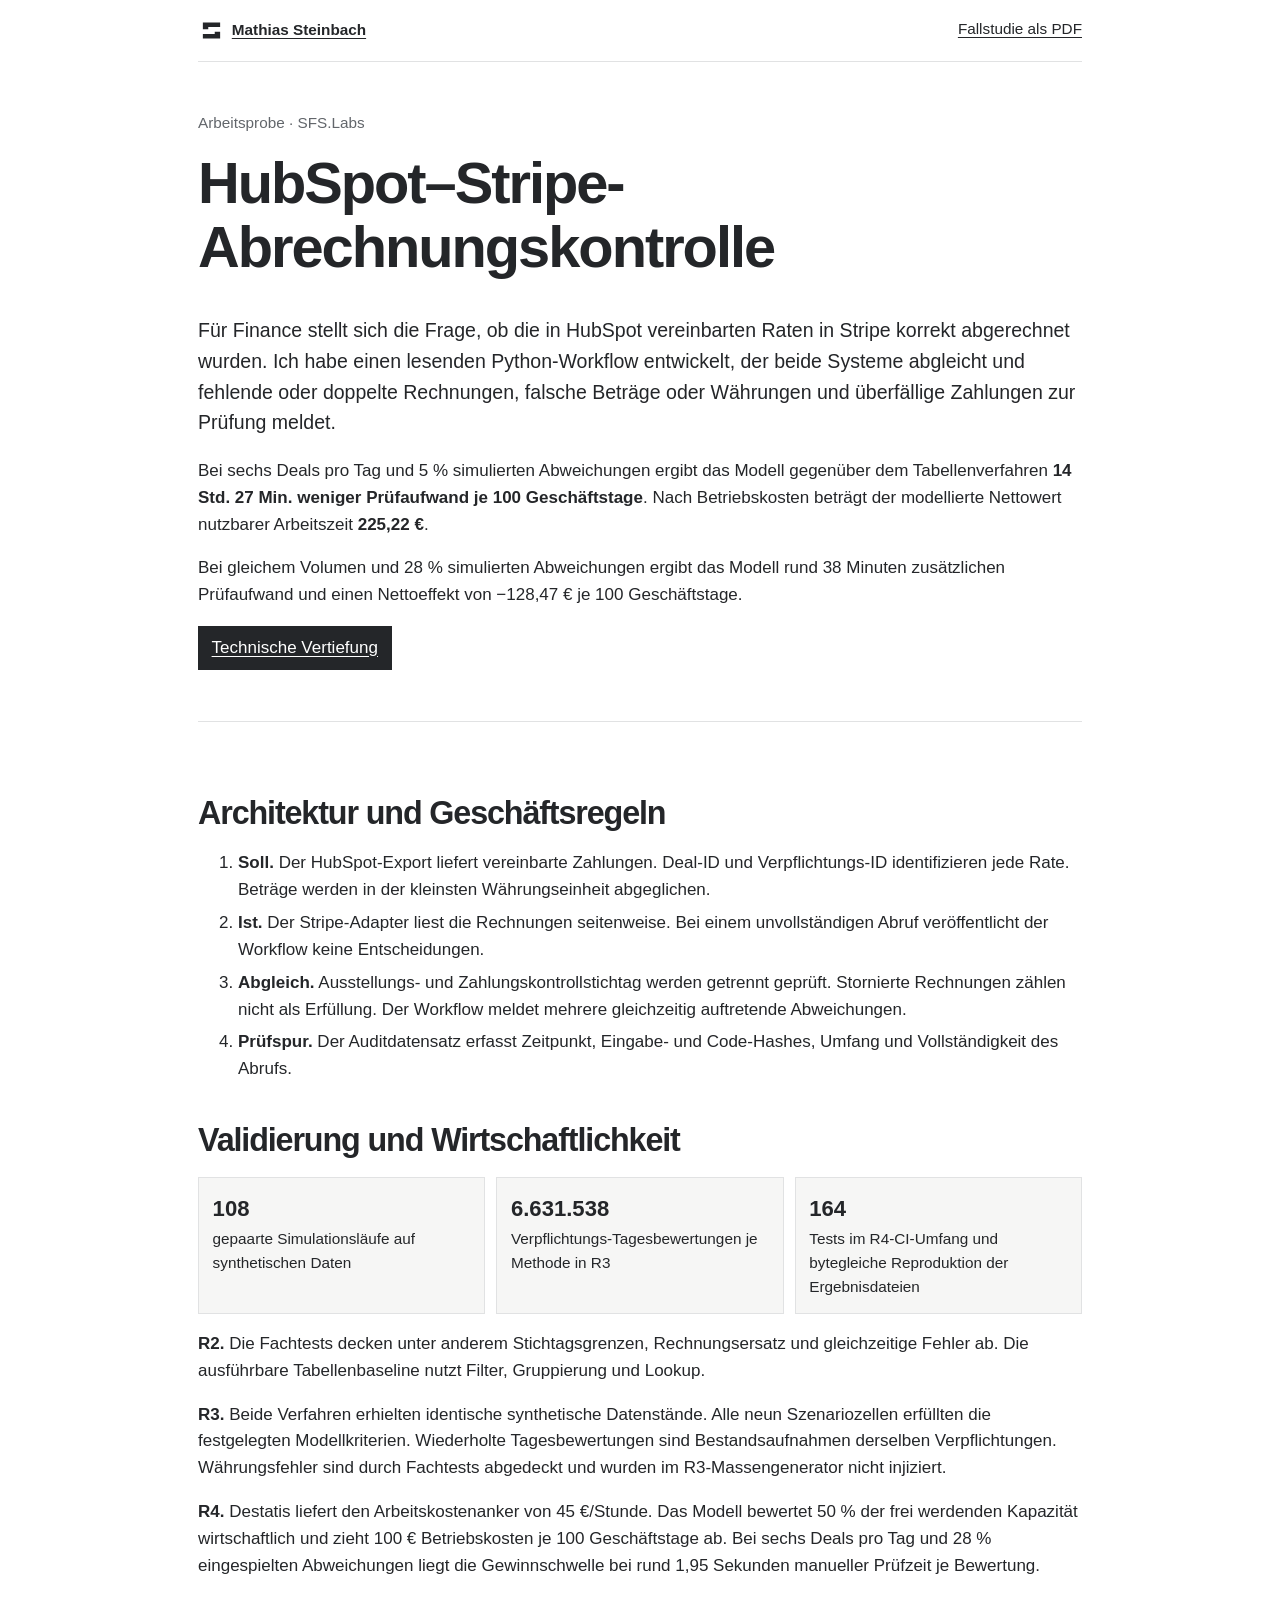
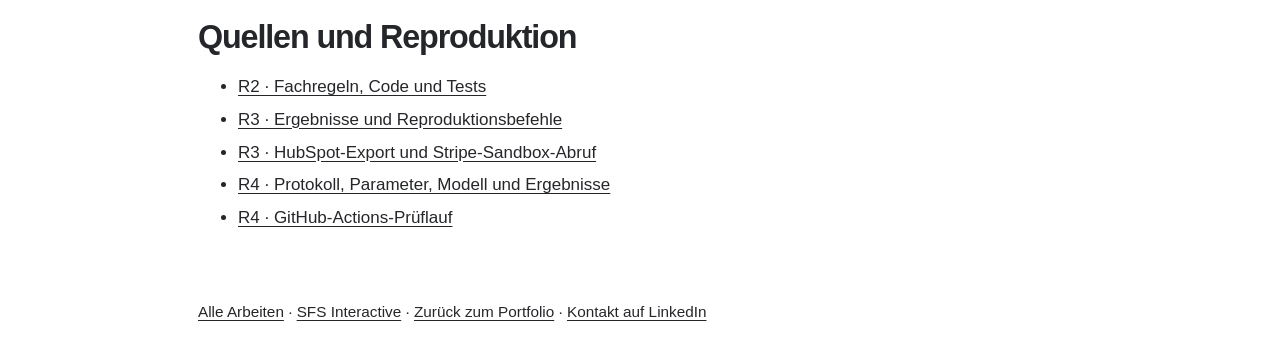
<file: docs/hubspot-stripe.html>
<!doctype html>
<html lang="de">
<head>
<meta charset="utf-8">
<meta name="viewport" content="width=device-width, initial-scale=1">
<meta name="description" content="Mathias Steinbach – HubSpot–Stripe-Abrechnungskontrolle mit automatisierter Abweichungserkennung und Wirtschaftlichkeitsmodell.">
<title>HubSpot–Stripe-Abrechnungskontrolle | Mathias Steinbach</title>
<link rel="icon" type="image/svg+xml" href="data:image/svg+xml,%3Csvg%20xmlns%3D%22http%3A%2F%2Fwww.w3.org%2F2000%2Fsvg%22%20viewBox%3D%220%200%20400%20400%22%3E%3Crect%20width%3D%22400%22%20height%3D%22400%22%20fill%3D%22%23FFFFFF%22%2F%3E%3Cpath%20d%3D%22M72%2080H328V148H152V180H72Z%20M248%20220H328V320H72V252H248Z%22%20fill%3D%22%23242629%22%2F%3E%3C%2Fsvg%3E">
<meta name="theme-color" content="#FFFFFF">
<meta property="og:type" content="website">
<meta property="og:url" content="https://sfs-labs.github.io/ai-knowledge-ops-lab/hubspot-stripe.html">
<meta property="og:title" content="HubSpot–Stripe-Abrechnungskontrolle | Mathias Steinbach">
<meta property="og:image" content="https://raw.githubusercontent.com/SFS-Labs/SFS-Labs/fe8835988b24cb9d9d3465c7b4ed1fe7d731e693/branding/sfs-graphite-social.png">
<meta property="og:image:width" content="1200">
<meta property="og:image:height" content="630">
<meta property="og:image:alt" content="SFS.Labs – Applied AI · Automation · Technical Research">
<meta name="twitter:card" content="summary_large_image">
<link rel="stylesheet" href="hubspot-stripe.css">
</head>
<body>
<header class="wrap masthead">
<a class="brand" href="recruiter.html"><svg class="brandmark" viewBox="0 0 400 400" width="27" height="27" aria-hidden="true" focusable="false"><path d="M72 80H328V148H152V180H72Z M248 220H328V320H72V252H248Z" fill="currentColor"/></svg> Mathias Steinbach</a>
<a href="hubspot-stripe-case-study.pdf">Fallstudie als PDF</a>
</header>
<main class="wrap">
<section aria-labelledby="title">
<p class="label">Arbeitsprobe · SFS.Labs</p>
<h1 id="title">HubSpot–Stripe-Abrechnungskontrolle</h1>
<p class="lead">Für Finance stellt sich die Frage, ob die in HubSpot vereinbarten Raten in Stripe korrekt abgerechnet wurden. Ich habe einen lesenden Python-Workflow entwickelt, der beide Systeme abgleicht und fehlende oder doppelte Rechnungen, falsche Beträge oder Währungen und überfällige Zahlungen zur Prüfung meldet.</p>
<p>Bei sechs Deals pro Tag und 5 % simulierten Abweichungen ergibt das Modell gegenüber dem Tabellenverfahren <strong>14 Std. 27 Min. weniger Prüfaufwand je 100 Geschäftstage</strong>. Nach Betriebskosten beträgt der modellierte Nettowert nutzbarer Arbeitszeit <strong>225,22 €</strong>.</p>
<p>Bei gleichem Volumen und 28 % simulierten Abweichungen ergibt das Modell rund 38 Minuten zusätzlichen Prüfaufwand und einen Nettoeffekt von −128,47 € je 100 Geschäftstage.</p>
<p><a class="button" href="#technik">Technische Vertiefung</a></p>
</section>
<section id="technik" aria-labelledby="tech-title">
<h2 id="tech-title">Architektur und Geschäftsregeln</h2>
<ol>
<li><strong>Soll.</strong> Der HubSpot-Export liefert vereinbarte Zahlungen. Deal-ID und Verpflichtungs-ID identifizieren jede Rate. Beträge werden in der kleinsten Währungseinheit abgeglichen.</li>
<li><strong>Ist.</strong> Der Stripe-Adapter liest die Rechnungen seitenweise. Bei einem unvollständigen Abruf veröffentlicht der Workflow keine Entscheidungen.</li>
<li><strong>Abgleich.</strong> Ausstellungs- und Zahlungskontrollstichtag werden getrennt geprüft. Stornierte Rechnungen zählen nicht als Erfüllung. Der Workflow meldet mehrere gleichzeitig auftretende Abweichungen.</li>
<li><strong>Prüfspur.</strong> Der Auditdatensatz erfasst Zeitpunkt, Eingabe- und Code-Hashes, Umfang und Vollständigkeit des Abrufs.</li>
</ol>
<h2>Validierung und Wirtschaftlichkeit</h2>
<ul class="facts">
<li><strong>108</strong> gepaarte Simulationsläufe auf synthetischen Daten</li>
<li><strong>6.631.538</strong> Verpflichtungs-Tagesbewertungen je Methode in R3</li>
<li><strong>164</strong> Tests im R4-CI-Umfang und bytegleiche Reproduktion der Ergebnisdateien</li>
</ul>
<p><strong>R2.</strong> Die Fachtests decken unter anderem Stichtagsgrenzen, Rechnungsersatz und gleichzeitige Fehler ab. Die ausführbare Tabellenbaseline nutzt Filter, Gruppierung und Lookup.</p>
<p><strong>R3.</strong> Beide Verfahren erhielten identische synthetische Datenstände. Alle neun Szenariozellen erfüllten die festgelegten Modellkriterien. Wiederholte Tagesbewertungen sind Bestandsaufnahmen derselben Verpflichtungen. Währungsfehler sind durch Fachtests abgedeckt und wurden im R3-Massengenerator nicht injiziert.</p>
<p><strong>R4.</strong> Destatis liefert den Arbeitskostenanker von 45 €/Stunde. Das Modell bewertet 50 % der frei werdenden Kapazität wirtschaftlich und zieht 100 € Betriebskosten je 100 Geschäftstage ab. Bei sechs Deals pro Tag und 28 % eingespielten Abweichungen liegt die Gewinnschwelle bei rund 1,95 Sekunden manueller Prüfzeit je Bewertung.</p>
<h2>Quellen und Reproduktion</h2>
<ul>
<li><a href="https://github.com/SFS-Labs/ai-knowledge-ops-lab/tree/a092b896ea3544a0e67c1fbda52e116d1eb23206/showcases/hubspot-stripe-reconciliation">R2 · Fachregeln, Code und Tests</a></li>
<li><a href="https://github.com/SFS-Labs/ai-knowledge-ops-lab/blob/b52bea2f9651334ffb2b3662f2e706ee180fbc45/showcases/hubspot-stripe-reconciliation-r3/RESULTS.md">R3 · Ergebnisse und Reproduktionsbefehle</a></li>
<li><a href="https://github.com/SFS-Labs/ai-knowledge-ops-lab/actions/runs/43180713631">R3 · HubSpot-Export und Stripe-Sandbox-Abruf</a></li>
<li><a href="https://github.com/SFS-Labs/ai-knowledge-ops-lab/tree/7f589c3581005514603277113c9a6de5fb8d77dd/showcases/hubspot-stripe-economic-r4">R4 · Protokoll, Parameter, Modell und Ergebnisse</a></li>
<li><a href="https://github.com/SFS-Labs/ai-knowledge-ops-lab/actions/runs/43229011845">R4 · GitHub-Actions-Prüflauf</a></li>
</ul>
</section>
</main>
<footer class="wrap"><a href="work.html">Alle Arbeiten</a> · <a href="interactive.html#launch-agent">SFS Interactive</a> · <a href="recruiter.html">Zurück zum Portfolio</a> · <a href="https://www.linkedin.com/in/mathias-steinbach/">Kontakt auf LinkedIn</a></footer>
</body>
</html>
</file>
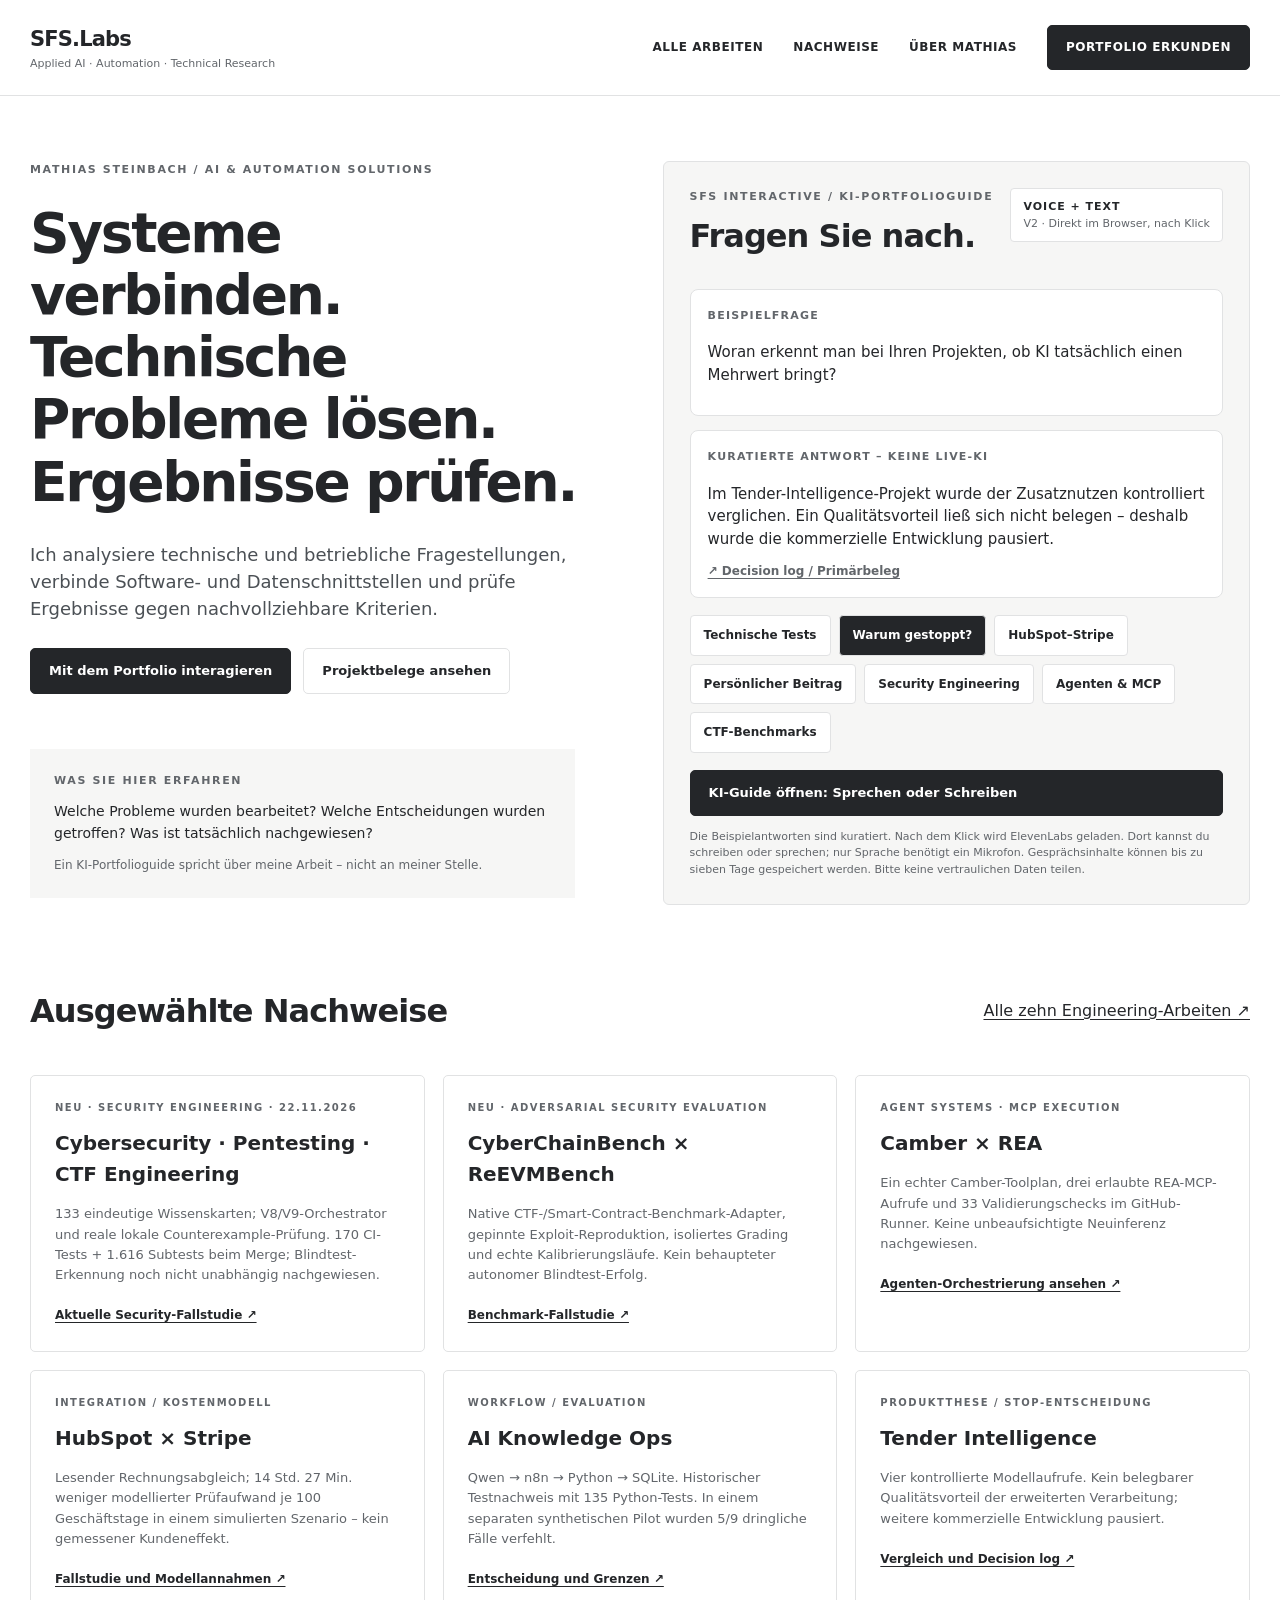
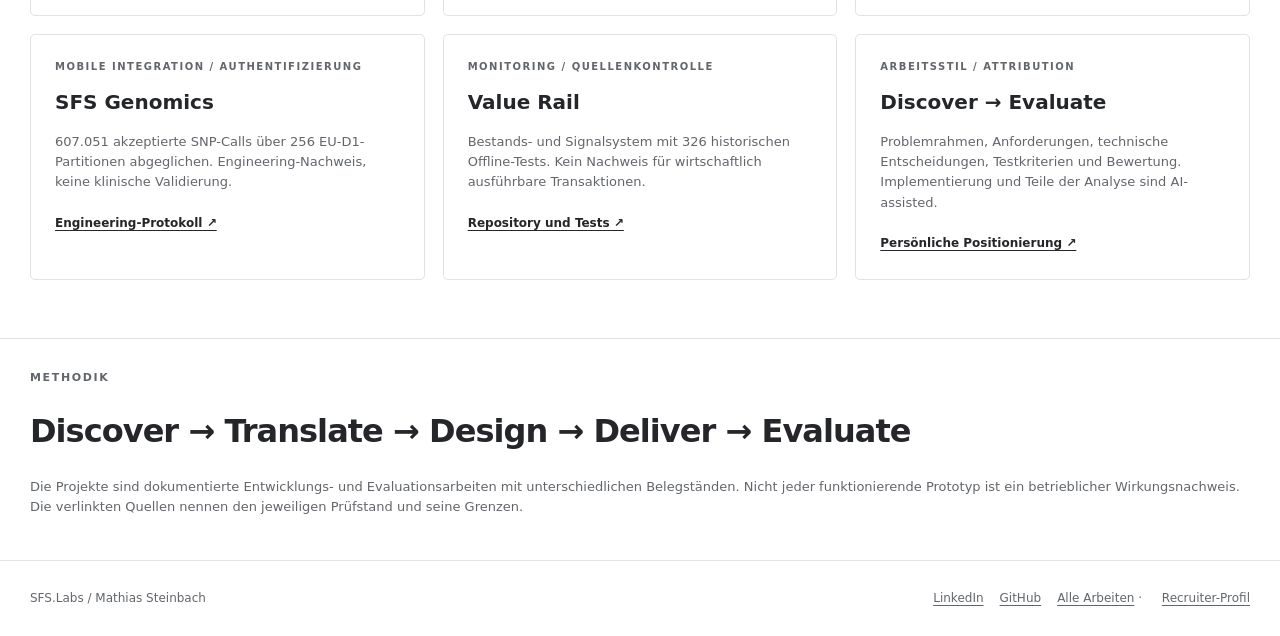
<file: docs/interactive.html>
<!doctype html>
<html lang="de">
<head>
<meta charset="utf-8">
<meta name="viewport" content="width=device-width,initial-scale=1">
<meta name="description" content="SFS Interactive – Mathias Steinbach. Interaktives, beleggestütztes Portfolio zu KI-Implementierung, technischen Integrationen und quantitativer Evaluation.">
<meta name="theme-color" content="#FFFFFF">
<title>SFS Interactive | Mathias Steinbach</title>
<style>
:root{--ink:#242629;--paper:#fff;--muted:#62666B;--line:#E1E2E3;--soft:#F6F6F5}
*{box-sizing:border-box}[hidden]{display:none!important}html{scroll-behavior:smooth}body{margin:0;background:var(--paper);color:var(--ink);font:16px/1.55 Inter,system-ui,-apple-system,BlinkMacSystemFont,"Segoe UI",Arial,sans-serif}
a{color:inherit;text-underline-offset:3px}a:focus-visible,button:focus-visible{outline:3px solid #62666B;outline-offset:3px}button{font:inherit;cursor:pointer}.wrap{max-width:1320px;margin:0 auto;padding:0 30px}
header{border-bottom:1px solid var(--line)}.nav{min-height:95px;display:flex;align-items:center;justify-content:space-between;gap:24px}.logo{font-weight:780;font-size:21px;letter-spacing:-.04em}.subbrand{font-size:11px;color:var(--muted)}.navlinks{display:flex;align-items:center;gap:30px}.navlinks a{font-size:12px;font-weight:650;text-decoration:none;letter-spacing:.045em}
.btn{display:inline-block;text-align:center;text-decoration:none;background:var(--ink);color:#fff;border:1px solid var(--ink);border-radius:5px;padding:12px 18px;font-size:13px;font-weight:700}.btn.alt{background:transparent;color:var(--ink);border-color:var(--line)}.btn:disabled{opacity:.55;cursor:not-allowed}
.hero{display:grid;grid-template-columns:minmax(0,1fr) minmax(0,1.05fr);gap:6%;padding-top:65px;padding-bottom:32px}
.kicker{font-size:11px;letter-spacing:.15em;font-weight:800;color:var(--muted);text-transform:uppercase}h1{font-size:clamp(34px,4.3vw,55px);letter-spacing:-.042em;line-height:1.13;margin:24px 0 28px;font-weight:720}h2{font-size:clamp(24px,2.5vw,34px);line-height:1.2;letter-spacing:-.03em}
.lead{font-size:18px;line-height:1.52;color:#4B5055;max-width:575px}.actions{display:flex;flex-wrap:wrap;gap:12px;margin:25px 0 55px}
.about{background:var(--soft);padding:23px 24px;max-width:545px}.about p{margin:12px 0;font-size:14px}.about .foot{font-size:12px;color:var(--muted);margin-bottom:0}
.agent{background:var(--soft);border:1px solid var(--line);border-radius:6px;padding:26px;min-width:0;align-self:start}.agent h2{margin:12px 0 20px}.agenttop{display:flex;justify-content:space-between;gap:16px;align-items:start}.status{background:#fff;border:1px solid var(--line);border-radius:4px;padding:9px 12px;font-size:11px;color:var(--muted);min-width:145px}.status b{display:block;color:var(--ink);font-size:11px;letter-spacing:.09em}
.bubble{border:1px solid var(--line);border-radius:8px;background:#fff;padding:17px;margin-top:14px}.bubble b{display:block;font-size:11px;letter-spacing:.11em;color:var(--muted);margin-bottom:17px}.bubble p{margin:0 0 12px;font-size:15px;line-height:1.5}.bubble .source{font-size:12px;font-weight:650;color:var(--muted);margin-bottom:0}
.chips{display:flex;gap:8px;flex-wrap:wrap;margin:17px 0}.chip{border:1px solid var(--line);border-radius:4px;background:#fff;font-size:12px;font-weight:650;padding:10px 13px;color:var(--ink);text-align:left}.chip[aria-pressed=true]{background:var(--ink);color:#fff}.launch{width:100%;text-align:left}.disclosure{font-size:11px;line-height:1.5;color:var(--muted);margin:13px 0 0}
.proofs{padding-top:28px;padding-bottom:58px}.proofhead{display:flex;align-items:center;justify-content:space-between;gap:20px}.proofgrid{display:grid;grid-template-columns:repeat(3,minmax(0,1fr));gap:18px;margin-top:18px}.proof{border:1px solid var(--line);padding:24px;min-width:0;border-radius:5px}.proof .kicker{font-size:10px}.proof h3{margin:13px 0 14px;font-size:20px}.proof p{font-size:13px;color:var(--muted);margin:0 0 17px;line-height:1.55}.proof a{font-size:12px;font-weight:700}
.method{border-top:1px solid var(--line);padding:30px 0}.method p{font-size:13px;color:var(--muted)}footer{border-top:1px solid var(--line);padding:28px 0;color:var(--muted);font-size:12px}.footerrow{display:flex;justify-content:space-between;align-items:center;gap:20px}.footerrow a{margin-left:16px}
#widget-mount{margin-top:10px}#launch-ready{font-size:13px;line-height:1.5;color:var(--ink);margin:0}#launch-agent{scroll-margin-top:clamp(100px,18vh,240px)}.visually-hidden{position:absolute;width:1px;height:1px;padding:0;margin:-1px;overflow:hidden;clip:rect(0,0,0,0);white-space:nowrap;border:0}
@media(max-width:940px){.hero{grid-template-columns:1fr;gap:30px;padding-top:38px}.actions{margin-bottom:26px}.agent{max-width:760px}.proofgrid{grid-template-columns:1fr 1fr}.navlinks{gap:15px}}
@media(max-width:640px){.wrap{padding:0 20px}.nav{min-height:72px}.navlinks a:not(.btn){display:none}.navlinks .btn{padding:10px 12px}h1{margin:22px 0;font-size:35px}.lead{font-size:15px}.actions{display:grid;grid-template-columns:1fr}.agent{padding:16px}.agenttop{display:block}.status{display:inline-block;margin-top:10px}.proofgrid{grid-template-columns:1fr}.proofhead{display:block}.footerrow{display:block}.footerrow a{margin:0 12px 0 0;display:inline-block}.chips{display:grid;grid-template-columns:1fr 1fr}}
@media(prefers-reduced-motion:reduce){html{scroll-behavior:auto}*{animation:none!important;transition:none!important}}
</style>
</head>
<body>
<header><div class="wrap nav">
<div><a class="logo" href="recruiter.html" style="text-decoration:none">SFS.Labs</a><div class="subbrand">Applied AI · Automation · Technical Research</div></div>
<nav class="navlinks" aria-label="Hauptnavigation"><a href="work.html">ALLE ARBEITEN</a><a href="#nachweise">NACHWEISE</a><a href="#ueber-mich">ÜBER MATHIAS</a><a class="btn" href="#launch-agent">PORTFOLIO ERKUNDEN</a></nav>
</div></header>
<main>
<section class="wrap hero">
<div id="ueber-mich"><div class="kicker">Mathias Steinbach / AI & Automation Solutions</div>
<h1>Systeme verbinden.<br>Technische Probleme lösen.<br>Ergebnisse prüfen.</h1>
<p class="lead">Ich analysiere technische und betriebliche Fragestellungen, verbinde Software- und Datenschnittstellen und prüfe Ergebnisse gegen nachvollziehbare Kriterien.</p>
<div class="actions"><a class="btn" href="#launch-agent">Mit dem Portfolio interagieren</a><a class="btn alt" href="#nachweise">Projektbelege ansehen</a></div>
<div class="about"><div class="kicker">Was Sie hier erfahren</div><p>Welche Probleme wurden bearbeitet? Welche Entscheidungen wurden getroffen? Was ist tatsächlich nachgewiesen?</p><p class="foot">Ein KI-Portfolioguide spricht über meine Arbeit – nicht an meiner Stelle.</p></div>
</div>
<section class="agent" id="interaktiv" aria-labelledby="agentheading">
<div class="agenttop"><div><div class="kicker">SFS Interactive / KI-Portfolioguide</div><h2 id="agentheading">Fragen Sie nach.</h2></div><div class="status"><b>VOICE + TEXT</b><span id="agentstatus" role="status" aria-atomic="true" tabindex="-1">V2 · Direkt im Browser, nach Klick</span></div></div>
<div class="bubble"><b>BEISPIELFRAGE</b><p id="question">Woran erkennt man bei Ihren Projekten, ob KI tatsächlich einen Mehrwert bringt?</p></div>
<div class="bubble" role="region" aria-live="polite" aria-label="Belegbasierte Beispielantwort"><b>KURATIERTE ANTWORT – KEINE LIVE-KI</b><p id="answer">Im Tender-Intelligence-Projekt wurde der Zusatznutzen kontrolliert verglichen. Ein Qualitätsvorteil ließ sich nicht belegen – deshalb wurde die kommerzielle Entwicklung pausiert.</p><p class="source"><a id="answerlink" href="https://github.com/SFS-Labs/tender-intelligence-case-study/blob/main/docs/DECISION-LOG.md" target="_blank" rel="noopener noreferrer">↗ Decision log / Primärbeleg</a></p></div>
<div class="chips" role="group" aria-label="Beispielfragen">
<button type="button" class="chip" data-example="tests" aria-pressed="false">Technische Tests</button>
<button type="button" class="chip" data-example="tender" aria-pressed="true">Warum gestoppt?</button>
<button type="button" class="chip" data-example="billing" aria-pressed="false">HubSpot–Stripe</button>
<button type="button" class="chip" data-example="work" aria-pressed="false">Persönlicher Beitrag</button>
<button type="button" class="chip" data-example="security" aria-pressed="false">Security Engineering</button>
<button type="button" class="chip" data-example="agents" aria-pressed="false">Agenten &amp; MCP</button>
<button type="button" class="chip" data-example="benchmark" aria-pressed="false">CTF-Benchmarks</button>
</div>
<div id="widget-mount"></div>
<div id="active-evidence" class="bubble evidence-selection" hidden role="status" aria-live="polite"></div>
<button type="button" class="btn launch" id="launch-agent" disabled aria-describedby="launchinfo">KI-Guide öffnen: Sprechen oder Schreiben</button>
<p id="launch-ready" tabindex="-1" hidden><b>Schreiben:</b> Sprechblase unten rechts antippen. <b>Sprechen:</b> „Sprechen“ wählen. Ist der Guide eingeklappt, öffne ihn über das Symbol.</p>
<p class="disclosure" id="launchinfo">Die Beispielantworten sind kuratiert. Nach dem Klick wird ElevenLabs geladen. Dort kannst du schreiben oder sprechen; nur Sprache benötigt ein Mikrofon. Gesprächsinhalte können bis zu sieben Tage gespeichert werden. Bitte keine vertraulichen Daten teilen.</p>
</section>
</section>
<section class="wrap proofs" id="nachweise" aria-labelledby="proofheading"><div class="proofhead"><h2 id="proofheading">Ausgewählte Nachweise</h2><a href="work.html">Alle zehn Engineering-Arbeiten ↗</a></div>
<div class="proofgrid">
<article class="proof"><div class="kicker">Neu · Security Engineering · 22.11.2026</div><h3>Cybersecurity · Pentesting · CTF Engineering</h3><p>133 eindeutige Wissenskarten; V8/V9-Orchestrator und reale lokale Counterexample-Prüfung. 170 CI-Tests + 1.616 Subtests beim Merge; Blindtest-Erkennung noch nicht unabhängig nachgewiesen.</p><a href="security-engineering.html">Aktuelle Security-Fallstudie ↗</a></article>
<article class="proof"><div class="kicker">Neu · Adversarial Security Evaluation</div><h3>CyberChainBench × ReEVMBench</h3><p>Native CTF-/Smart-Contract-Benchmark-Adapter, gepinnte Exploit-Reproduktion, isoliertes Grading und echte Kalibrierungsläufe. Kein behaupteter autonomer Blindtest-Erfolg.</p><a href="adversarial-evaluation.html">Benchmark-Fallstudie ↗</a></article>
<article class="proof"><div class="kicker">Agent Systems · MCP Execution</div><h3>Camber × REA</h3><p>Ein echter Camber-Toolplan, drei erlaubte REA-MCP-Aufrufe und 33 Validierungschecks im GitHub-Runner. Keine unbeaufsichtigte Neuinferenz nachgewiesen.</p><a href="agent-systems.html">Agenten-Orchestrierung ansehen ↗</a></article>
<article class="proof"><div class="kicker">Integration / Kostenmodell</div><h3>HubSpot × Stripe</h3><p>Lesender Rechnungsabgleich; 14 Std. 27 Min. weniger modellierter Prüfaufwand je 100 Geschäftstage in einem simulierten Szenario – kein gemessener Kundeneffekt.</p><a href="hubspot-stripe.html">Fallstudie und Modellannahmen ↗</a></article>
<article class="proof"><div class="kicker">Workflow / Evaluation</div><h3>AI Knowledge Ops</h3><p>Qwen → n8n → Python → SQLite. Historischer Testnachweis mit 135 Python-Tests. In einem separaten synthetischen Pilot wurden 5/9 dringliche Fälle verfehlt.</p><a href="https://github.com/SFS-Labs/ai-knowledge-ops-lab/blob/main/showcases/internal-service-intake/DECISION_EVIDENCE_BRIEF.md">Entscheidung und Grenzen ↗</a></article>
<article class="proof"><div class="kicker">Produktthese / Stop-Entscheidung</div><h3>Tender Intelligence</h3><p>Vier kontrollierte Modellaufrufe. Kein belegbarer Qualitätsvorteil der erweiterten Verarbeitung; weitere kommerzielle Entwicklung pausiert.</p><a href="https://github.com/SFS-Labs/tender-intelligence-case-study/blob/main/docs/DECISION-LOG.md">Vergleich und Decision log ↗</a></article>
<article class="proof"><div class="kicker">Mobile Integration / Authentifizierung</div><h3>SFS Genomics</h3><p>607.051 akzeptierte SNP-Calls über 256 EU-D1-Partitionen abgeglichen. Engineering-Nachweis, keine klinische Validierung.</p><a href="https://github.com/SFS-Labs/sfs-genomics/blob/main/genomics/PORTFOLIO.md">Engineering-Protokoll ↗</a></article>
<article class="proof"><div class="kicker">Monitoring / Quellenkontrolle</div><h3>Value Rail</h3><p>Bestands- und Signalsystem mit 326 historischen Offline-Tests. Kein Nachweis für wirtschaftlich ausführbare Transaktionen.</p><a href="https://github.com/SFS-Labs/value-rail-mvp">Repository und Tests ↗</a></article>
<article class="proof"><div class="kicker">Arbeitsstil / Attribution</div><h3>Discover → Evaluate</h3><p>Problemrahmen, Anforderungen, technische Entscheidungen, Testkriterien und Bewertung. Implementierung und Teile der Analyse sind AI-assisted.</p><a href="https://github.com/SFS-Labs/SFS-Labs/blob/main/README.md">Persönliche Positionierung ↗</a></article>
</div></section>
<section class="method"><div class="wrap"><div class="kicker">Methodik</div><h2>Discover → Translate → Design → Deliver → Evaluate</h2><p>Die Projekte sind dokumentierte Entwicklungs- und Evaluationsarbeiten mit unterschiedlichen Belegständen. Nicht jeder funktionierende Prototyp ist ein betrieblicher Wirkungsnachweis. Die verlinkten Quellen nennen den jeweiligen Prüfstand und seine Grenzen.</p></div></section>
</main>
<footer><div class="wrap footerrow"><span>SFS.Labs / Mathias Steinbach</span><div><a href="https://www.linkedin.com/in/mathias-steinbach/">LinkedIn</a><a href="https://github.com/SFS-Labs/SFS-Labs">GitHub</a><a href="work.html">Alle Arbeiten</a> · <a href="recruiter.html">Recruiter-Profil</a></div></div></footer>
<script>
"use strict";
/* PRODUCTION BOUNDARY: this UI is only deployed after review.
   ElevenLabs allows Origin sfs-labs.github.io only; public browser voice must
   undergo a real after-deployment audio, text and project-link acceptance test.
   Keep privacy notice, budgets, caps and agent allowlist under review. */
const AGENT_PUBLIC_READY = true;
const AGENT_ID = "agent_7701m848yn67eqsbb1tyxshf3h13";
const PROJECT_URLS = Object.freeze({
 hubspot_stripe:new URL("hubspot-stripe.html",location.href).href,
 knowledge_ops:"https://github.com/SFS-Labs/ai-knowledge-ops-lab/blob/main/showcases/internal-service-intake/DECISION_EVIDENCE_BRIEF.md",
 tender_intelligence:"https://github.com/SFS-Labs/tender-intelligence-case-study/blob/main/docs/DECISION-LOG.md",
 sfs_genomics:"https://github.com/SFS-Labs/sfs-genomics/blob/main/genomics/PORTFOLIO.md",
 value_rail:"https://github.com/SFS-Labs/value-rail-mvp",
 security_factory:new URL("security-engineering.html",location.href).href,
 security_engineering:new URL("security-engineering.html",location.href).href,
 benchmark_engineering:new URL("adversarial-evaluation.html",location.href).href,
 agent_execution:new URL("agent-systems.html",location.href).href,
 profile:new URL("recruiter.html",location.href).href
});
const PROJECT_LABELS = Object.freeze({
 hubspot_stripe:"HubSpot × Stripe",
 knowledge_ops:"AI Knowledge Ops",
 tender_intelligence:"Tender Intelligence",
 sfs_genomics:"SFS Genomics",
 value_rail:"Value Rail",
 security_factory:"Cybersecurity · Penetration Testing · CTF Engineering",
 security_engineering:"Cybersecurity · Penetration Testing · CTF Engineering",
 benchmark_engineering:"CyberChainBench · ReEVMBench",
 agent_execution:"Camber / REA MCP",
 profile:"Mathias Steinbach – Portfolio"
});
/** Show the allowlisted evidence link; do not navigate automatically or trigger popup blockers. */
function showProjectEvidence(args){
 const key=args && typeof args.project_key==="string" ? args.project_key : "";
 if(!Object.prototype.hasOwnProperty.call(PROJECT_URLS,key))return;
 const box=document.getElementById("active-evidence");
 if(!box)return;
 const heading=document.createElement("b");
 heading.textContent="ANGEFORDERTER PROJEKTNACHWEIS";
 const link=document.createElement("a");
 link.textContent="↗ "+PROJECT_LABELS[key]+" – Primärquelle öffnen";
 link.href=PROJECT_URLS[key];
 link.target="_blank";
 link.rel="noopener noreferrer";
 box.replaceChildren(heading,link);
 box.hidden=false;
 box.scrollIntoView({behavior:window.matchMedia("(prefers-reduced-motion: reduce)").matches?"auto":"smooth",block:"nearest"});
}
const EXAMPLES = Object.freeze({
 benchmark:{q:"Sind CyberChainBench und ReEVMBench echte native Pentesting-Benchmarks?",a:"Zwei native Bewertungsadapter wurden integriert. Dokumentiert sind abgetrennte Aufgabenübergabe, geprüfte Original-Abhängigkeiten, Scorer-Kompatibilitätsfixes und reale Kalibrierungsläufe. Die unabhängige Trefferquote eines autonomen Agenten wurde damit nicht belegt.",url:PROJECT_URLS.benchmark_engineering,label:"Benchmark-Architektur und echte Prüfläufe"},
 security:{q:"Welche Pentesting- und CTF-Komponenten sind tatsächlich nachgewiesen?",a:"133 eindeutige Wissenskarten wurden in das CTF-Skills-Repository integriert. Der V8-Orchestrator wurde am 22. November auf einem absichtlich verwundbaren Vault ausgeführt und mit einem Counterexample geprüft. Die echte autonome Blindtest-Erkennungsleistung ist damit noch nicht nachgewiesen.",url:PROJECT_URLS.security_factory,label:"Security-Fallstudie / Quellen"},
 agents:{q:"Was wurde beim Camber-REA-Agentensystem tatsächlich ausgeführt?",a:"Camber traf eine echte Toolauswahl. Ein separater GitHub-Runner führte drei erlaubte REA-MCP-Aufrufe aus, die dokumentierte CI prüfte 33 Validierungsschritte. Ein unbeaufsichtigter Camber-Neustart oder eine Android-APK-Analyse wurde dabei nicht bewiesen.",url:PROJECT_URLS.agent_execution,label:"REA-MCP-Fallstudie / Quellen"},
 tender:{q:"Warum wurde das Tender-Intelligence-Projekt gestoppt?",a:"Vier kontrollierte Modellaufrufe lieferten keinen belegten Qualitätsvorteil: 32 von 32 richtige vorbereitete Fakten in beiden Armen, aber 26 von 32 erwartete Quellenverweise in der Baseline gegenüber 25 von 32 im erweiterten Pfad. Deshalb wurde die kommerzielle Weiterentwicklung pausiert.",url:PROJECT_URLS.tender_intelligence,label:"Decision log / Primärbeleg"},
 tests:{q:"Welche technischen Tests sind tatsächlich dokumentiert?",a:"Für AI Knowledge Ops sind 36 echte lokale Modellaufrufe, End-to-End-Abläufe mit Fehlerpfaden und 135 bestandene Python-Tests am dokumentierten Quellstand verzeichnet. Ein separater 32-Fälle-Pilot war synthetisch; dieser belegt keine Kundenzuverlässigkeit.",url:"https://github.com/SFS-Labs/ai-knowledge-ops-lab/actions/runs/42827473405/job/129868488060",label:"135 Tests / CI-Protokoll"},
 billing:{q:"Hat die HubSpot–Stripe-Integration bei Kunden Geld gespart?",a:"Das ist nicht nachgewiesen. Im Modell mit sechs Deals pro Tag und fünf Prozent simulierten Abweichungen ergaben sich 14 Stunden 27 Minuten weniger Prüfaufwand und 225,22 Euro Nettowert je 100 Geschäftstage. Bei höheren Abweichungsraten kippt die Wirtschaftlichkeit.",url:PROJECT_URLS.hubspot_stripe,label:"Fallstudie / Modellannahmen"},
 work:{q:"Was ist Mathias' eigener Beitrag bei AI-assisted Projekten?",a:"Seine dokumentierten Beiträge liegen in der Problem- und Anforderungsanalyse, in Prüfkriterien, Architektur- und Bewertungsentscheidungen sowie der Prüfung der Ergebnisse. Die Implementierung und Teile der Analyse wurden AI-assisted durchgeführt.",url:"https://github.com/SFS-Labs/SFS-Labs/blob/main/README.md",label:"Positionierung / Attribution"}
});
document.querySelectorAll("[data-example]").forEach(function(btn){
 btn.addEventListener("click",function(){
  var key=btn.getAttribute("data-example"),x=EXAMPLES[key];
  if(!x)return;
  document.getElementById("question").textContent=x.q;
  document.getElementById("answer").textContent=x.a;
  var l=document.getElementById("answerlink");l.href=x.url;l.textContent="↗ "+x.label;
  document.querySelectorAll("[data-example]").forEach(function(chip){chip.setAttribute("aria-pressed",String(chip===btn));});
 });
});
if(AGENT_PUBLIC_READY){
 const trigger=document.getElementById("launch-agent");
 trigger.disabled=false;
 trigger.textContent="KI-Guide öffnen: Sprechen oder Schreiben";
 trigger.addEventListener("click",function(){
  if(trigger.dataset.loaded==="1")return;
  trigger.dataset.loaded="1";
  const status=document.getElementById("agentstatus");
  const ready=document.getElementById("launch-ready");
  ready.hidden=true;
  // In-memory timing only: no analytics requests, identifiers or conversation contents.
  ["sfs:widget-load","sfs:widget-defined","sfs:widget-error","sfs:widget-bootstrap"].forEach(function(name){
   performance.clearMarks(name);performance.clearMeasures(name);
  });
  performance.mark("sfs:widget-load");
  trigger.disabled=true;
  trigger.textContent="Gesprächsoptionen werden geladen …";
  document.getElementById("agentstatus").textContent="Lädt Gesprächsoptionen …";
  const widget=document.createElement("elevenlabs-convai");
  widget.setAttribute("agent-id",AGENT_ID);
  ["elevenlabs-convai:call","elevenlabs-convai:message"].forEach(function(eventName){
   widget.addEventListener(eventName,function(e){
    if(!e.detail||!e.detail.config)return;
    e.detail.config.clientTools={open_project:showProjectEvidence};
   });
  });
  document.getElementById("widget-mount").appendChild(widget);
  const script=document.createElement("script");
  script.src="https://unpkg.com/@elevenlabs/convai-widget-embed";
  script.async=true;
  let hasFailed=false;
  let initTimer=null;
  function showWidgetError(message){
   if(hasFailed)return;
   hasFailed=true;
   if(initTimer!==null)window.clearTimeout(initTimer);
   widget.remove();
   script.remove();
   trigger.dataset.loaded="0";
   trigger.disabled=false;
   performance.mark("sfs:widget-error");
   performance.measure("sfs:widget-bootstrap","sfs:widget-load","sfs:widget-error");
   if(document.activeElement===document.body)trigger.focus({preventScroll:true});
   trigger.textContent="Erneut versuchen: Sprechen oder Schreiben";
   document.getElementById("agentstatus").textContent=message;
  }
  // A script can load successfully without defining its custom element.
  // Never strand a visitor behind a permanently disabled loading button.
  initTimer=window.setTimeout(function(){
   showWidgetError("Widget antwortet nicht · erneut laden");
  },10000);
  script.onload=function(){
   customElements.whenDefined("elevenlabs-convai").then(function(){
    if(hasFailed)return;
    window.clearTimeout(initTimer);
    trigger.hidden=true;
    ready.hidden=false;
    performance.mark("sfs:widget-defined");
    performance.measure("sfs:widget-bootstrap","sfs:widget-load","sfs:widget-defined");
    status.textContent="Widget bereit · unten rechts Schreiben oder Sprechen wählen";
    // Do not steal focus if the visitor has continued browsing during the load.
    if(document.activeElement===document.body || document.activeElement===trigger)ready.focus({preventScroll:true});
   });
  };
  script.onerror=function(){
   showWidgetError("Widget gerade nicht erreichbar");
  };
  document.body.appendChild(script);
 });
}
</script>
</body>
</html>
</file>
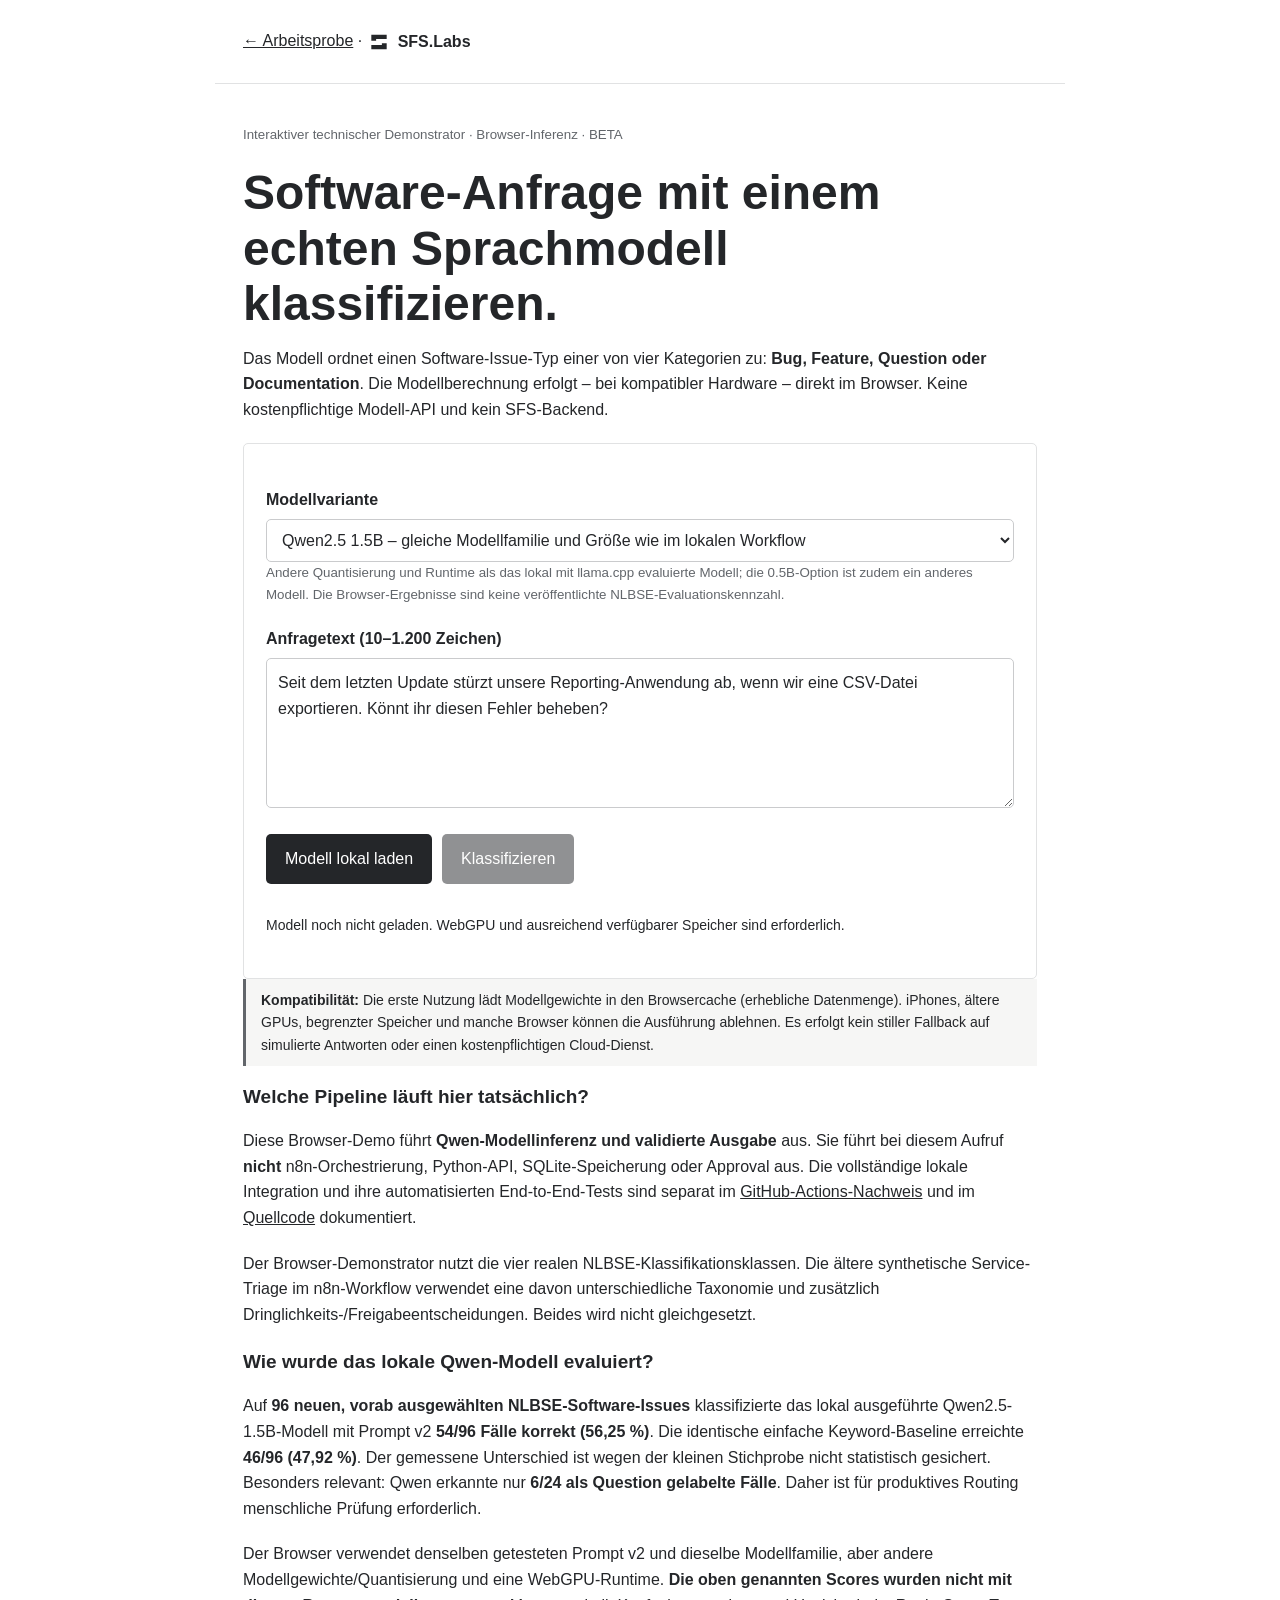
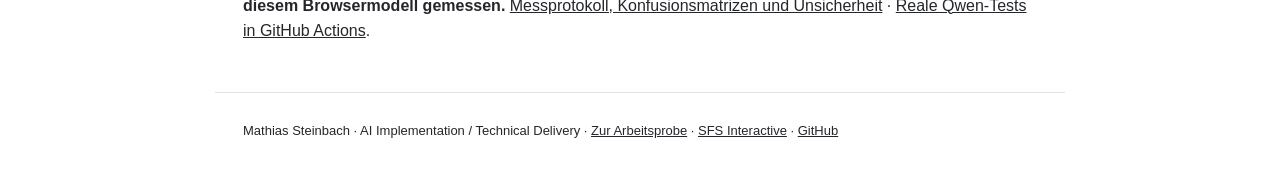
<file: docs/live.html>
<!doctype html>
<html lang="de"><head><meta charset="utf-8">
<meta name="viewport" content="width=device-width,initial-scale=1">
<meta name="color-scheme" content="light">
<meta http-equiv="Content-Security-Policy" content="default-src 'none'; base-uri 'none'; object-src 'none'; form-action 'none'; style-src 'unsafe-inline'; script-src 'self' 'wasm-unsafe-eval' https://esm.run; connect-src 'self' https://esm.run https://cdn.jsdelivr.net https://raw.githubusercontent.com https://huggingface.co https://*.huggingface.co https://*.hf.co https://*.xethub.hf.co; worker-src 'self' blob:; img-src 'none'">
<meta name="description" content="Technischer Browser-Demonstrator: echte lokale Qwen2.5-Inferenz für Software-Issue-Typen, ohne Serveranfragen an SFS.">
<title>Live-Modell | SFS AI Implementation</title>
<style>
:root{color-scheme:light;--paper:#FFFFFF;--ink:#242629;--accent:#242629;--line:#E1E2E3}
*{box-sizing:border-box}body{font:16px/1.6 -apple-system,BlinkMacSystemFont,Segoe UI,Arial,sans-serif;color:var(--ink);background:var(--paper);margin:0}
main,header,footer{max-width:850px;padding:28px;margin:auto}header{border-bottom:1px solid var(--line)}.brand-inline{display:inline-flex;align-items:center;gap:7px;vertical-align:middle}
h1{font:600 clamp(32px,6vw,48px)/1.16 Inter,-apple-system,BlinkMacSystemFont,Segoe UI,Arial,sans-serif;margin:14px 0}
h2{font-size:19px}a{color:var(--accent)}p{margin:12px 0 20px}
label{display:block;font-weight:700;margin:21px 0 7px}
textarea,select,button{font:inherit;border-radius:5px}textarea,select{width:100%;border:1px solid #CACBCD;padding:11px;background:white;color:var(--ink)}
textarea{min-height:150px;resize:vertical}
button{cursor:pointer;background:var(--accent);color:white;border:0;padding:12px 19px;margin:18px 10px 18px 0}
button:disabled{opacity:.5;cursor:not-allowed}button:focus-visible,textarea:focus-visible,select:focus-visible,a:focus-visible{outline:3px solid #62666B;outline-offset:3px}
article{border:1px solid var(--line);background:white;padding:22px;border-radius:5px}
small{display:block;color:#62666B}
#progress,#status{font-size:14px;overflow-wrap:anywhere}#output{white-space:pre-wrap;font-size:18px;font-weight:600}
.warning{border-left:3px solid #62666B;background:#F6F6F5;padding:10px 15px;font-size:14px}
footer{border-top:1px solid var(--line);font-size:13px}
@media(max-width:600px){main,header,footer{padding:20px}article{padding:16px}button{display:block;width:100%;margin:12px 0}}
</style></head><body>
<header><a href="./">← Arbeitsprobe</a> · <span class="brand-inline"><svg width="24" height="24" viewBox="0 0 400 400" aria-hidden="true" focusable="false"><path fill="#242629" d="M72 80H328V148H152V180H72Z M248 220H328V320H72V252H248Z"/></svg><strong>SFS.Labs</strong></span></header>
<main>
<p><small>Interaktiver technischer Demonstrator · Browser-Inferenz · BETA</small></p>
<h1>Software-Anfrage mit einem echten Sprachmodell klassifizieren.</h1>
<p>Das Modell ordnet einen Software-Issue-Typ einer von vier Kategorien zu: <strong>Bug, Feature, Question oder Documentation</strong>. Die Modellberechnung erfolgt – bei kompatibler Hardware – direkt im Browser. Keine kostenpflichtige Modell-API und kein SFS-Backend.</p>
<article>
<label for="model">Modellvariante</label>
<select id="model"><option value="Qwen2.5-1.5B-Instruct-q4f16_1-MLC">Qwen2.5 1.5B – gleiche Modellfamilie und Größe wie im lokalen Workflow</option><option value="Qwen2.5-0.5B-Instruct-q4f16_1-MLC">Qwen2.5 0.5B – ressourcenschonende Mobile-Variante</option></select>
<small>Andere Quantisierung und Runtime als das lokal mit llama.cpp evaluierte Modell; die 0.5B-Option ist zudem ein anderes Modell. Die Browser-Ergebnisse sind keine veröffentlichte NLBSE-Evaluationskennzahl.</small>
<label for="issue">Anfragetext (10–1.200 Zeichen)</label>
<textarea id="issue" minlength="10" maxlength="1200" spellcheck="true">Seit dem letzten Update stürzt unsere Reporting-Anwendung ab, wenn wir eine CSV-Datei exportieren. Könnt ihr diesen Fehler beheben?</textarea>
<div><button type="button" id="load">Modell lokal laden</button><button type="button" id="classify" disabled>Klassifizieren</button></div>
<p id="status" role="status">Modell noch nicht geladen. WebGPU und ausreichend verfügbarer Speicher sind erforderlich.</p>
<progress id="progress" max="1" value="0" hidden style="width:100%"></progress>
<div id="result" hidden aria-live="polite"><h2>Modellvorhersage</h2><div id="output"></div><small>Nur Vorschlag des Sprachmodells, kein genehmigtes Routing und keine Freigabe.</small></div>
</article>
<div class="warning"><strong>Kompatibilität:</strong> Die erste Nutzung lädt Modellgewichte in den Browsercache (erhebliche Datenmenge). iPhones, ältere GPUs, begrenzter Speicher und manche Browser können die Ausführung ablehnen. Es erfolgt kein stiller Fallback auf simulierte Antworten oder einen kostenpflichtigen Cloud-Dienst.</div>
<h2>Welche Pipeline läuft hier tatsächlich?</h2>
<p>Diese Browser-Demo führt <strong>Qwen-Modellinferenz und validierte Ausgabe</strong> aus. Sie führt bei diesem Aufruf <strong>nicht</strong> n8n-Orchestrierung, Python-API, SQLite-Speicherung oder Approval aus. Die vollständige lokale Integration und ihre automatisierten End-to-End-Tests sind separat im <a href="https://github.com/SFS-Labs/ai-knowledge-ops-lab/actions/runs/42413698800">GitHub-Actions-Nachweis</a> und im <a href="https://github.com/SFS-Labs/ai-knowledge-ops-lab/tree/main/showcases/internal-service-intake">Quellcode</a> dokumentiert.</p>
<p>Der Browser-Demonstrator nutzt die vier realen NLBSE-Klassifikationsklassen. Die ältere synthetische Service-Triage im n8n-Workflow verwendet eine davon unterschiedliche Taxonomie und zusätzlich Dringlichkeits-/Freigabeentscheidungen. Beides wird nicht gleichgesetzt.</p>
<h2>Wie wurde das lokale Qwen-Modell evaluiert?</h2>
<p>Auf <strong>96 neuen, vorab ausgewählten NLBSE-Software-Issues</strong> klassifizierte das lokal ausgeführte Qwen2.5-1.5B-Modell mit Prompt v2 <strong>54/96 Fälle korrekt (56,25 %)</strong>. Die identische einfache Keyword-Baseline erreichte <strong>46/96 (47,92 %)</strong>. Der gemessene Unterschied ist wegen der kleinen Stichprobe nicht statistisch gesichert. Besonders relevant: Qwen erkannte nur <strong>6/24 als Question gelabelte Fälle</strong>. Daher ist für produktives Routing menschliche Prüfung erforderlich.</p>
<p>Der Browser verwendet denselben getesteten Prompt v2 und dieselbe Modellfamilie, aber andere Modellgewichte/Quantisierung und eine WebGPU-Runtime. <strong>Die oben genannten Scores wurden nicht mit diesem Browsermodell gemessen.</strong> <a href="https://github.com/SFS-Labs/ai-knowledge-ops-lab/blob/main/showcases/internal-service-intake/evaluation/NLBSE_REAL_LLM_EVALUATION.md">Messprotokoll, Konfusionsmatrizen und Unsicherheit</a> · <a href="https://github.com/SFS-Labs/ai-knowledge-ops-lab/actions/runs/42425405686">Reale Qwen-Tests in GitHub Actions</a>.</p>
</main>
<footer>Mathias Steinbach · AI Implementation / Technical Delivery · <a href="./">Zur Arbeitsprobe</a> · <a href="interactive.html#launch-agent">SFS Interactive</a> · <a href="https://github.com/SFS-Labs/ai-knowledge-ops-lab">GitHub</a></footer>
<script type="module" src="./live.js"></script>
</body></html>
</file>
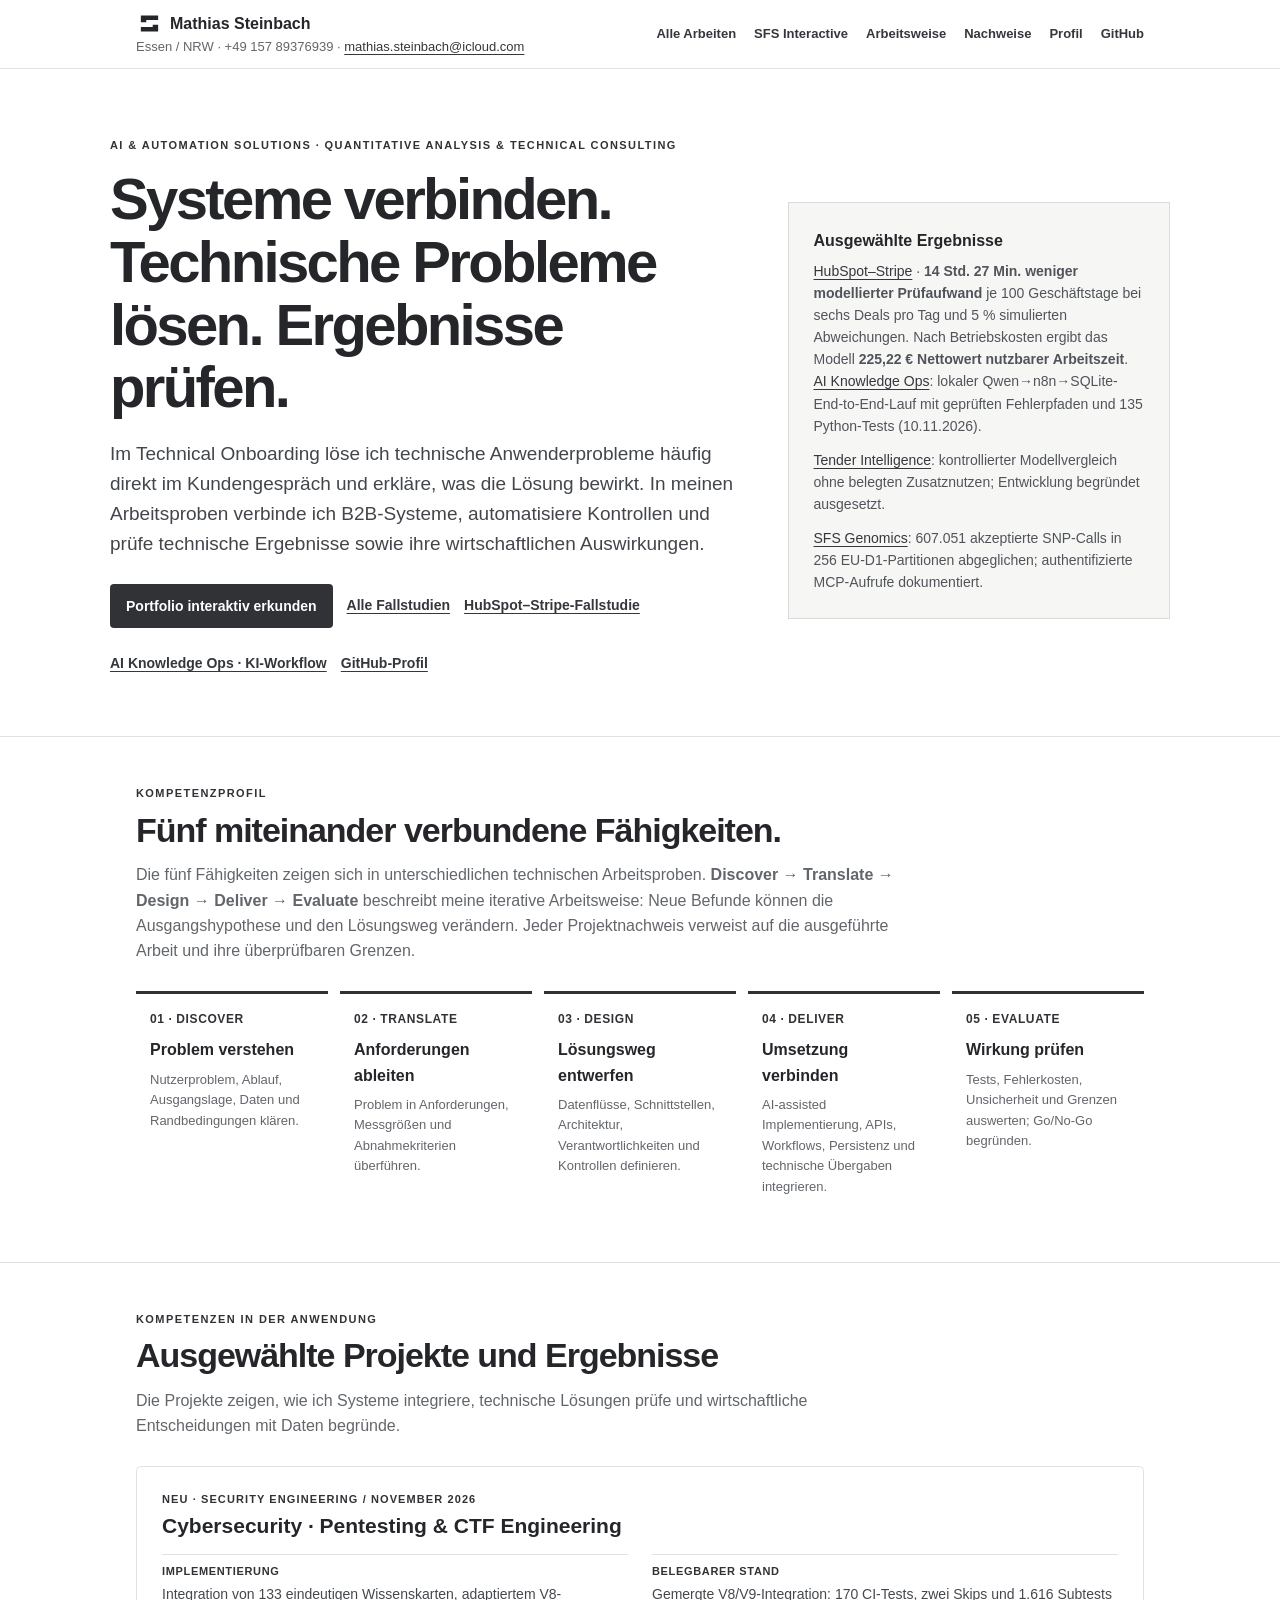
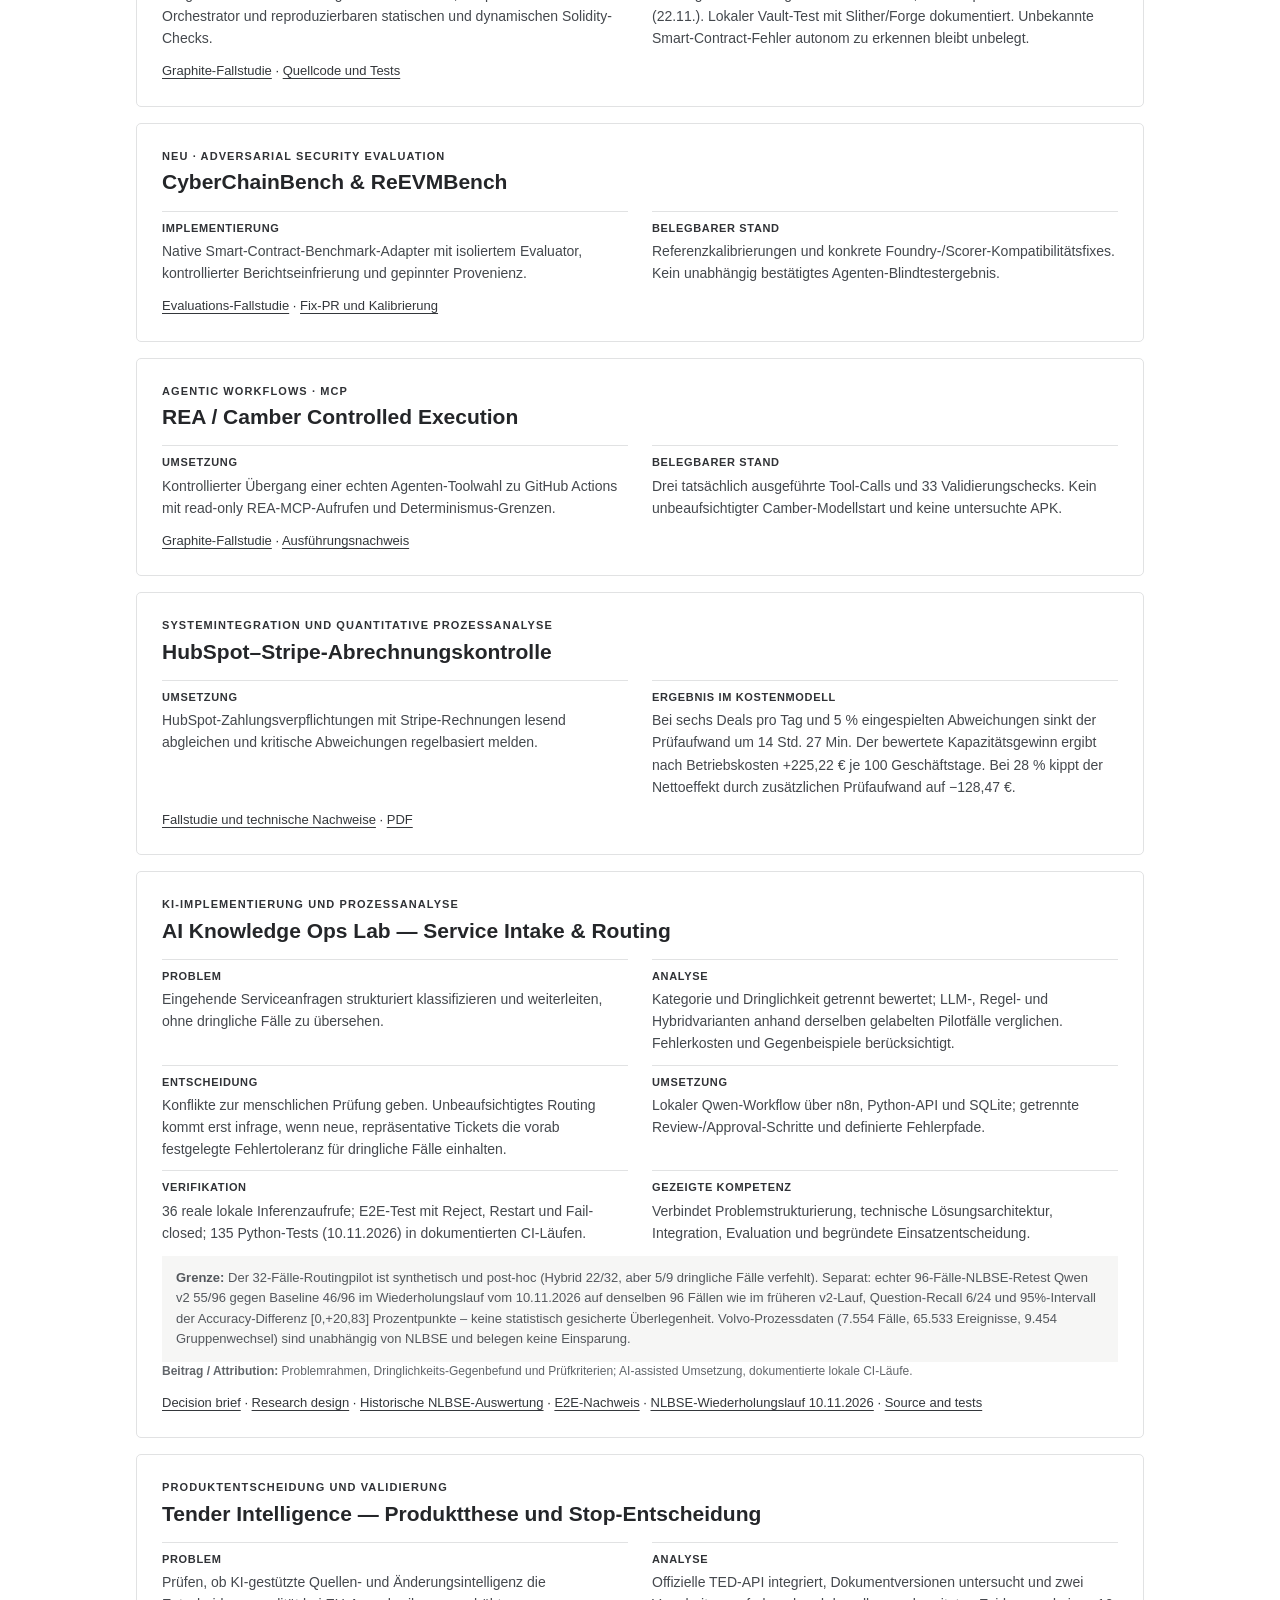
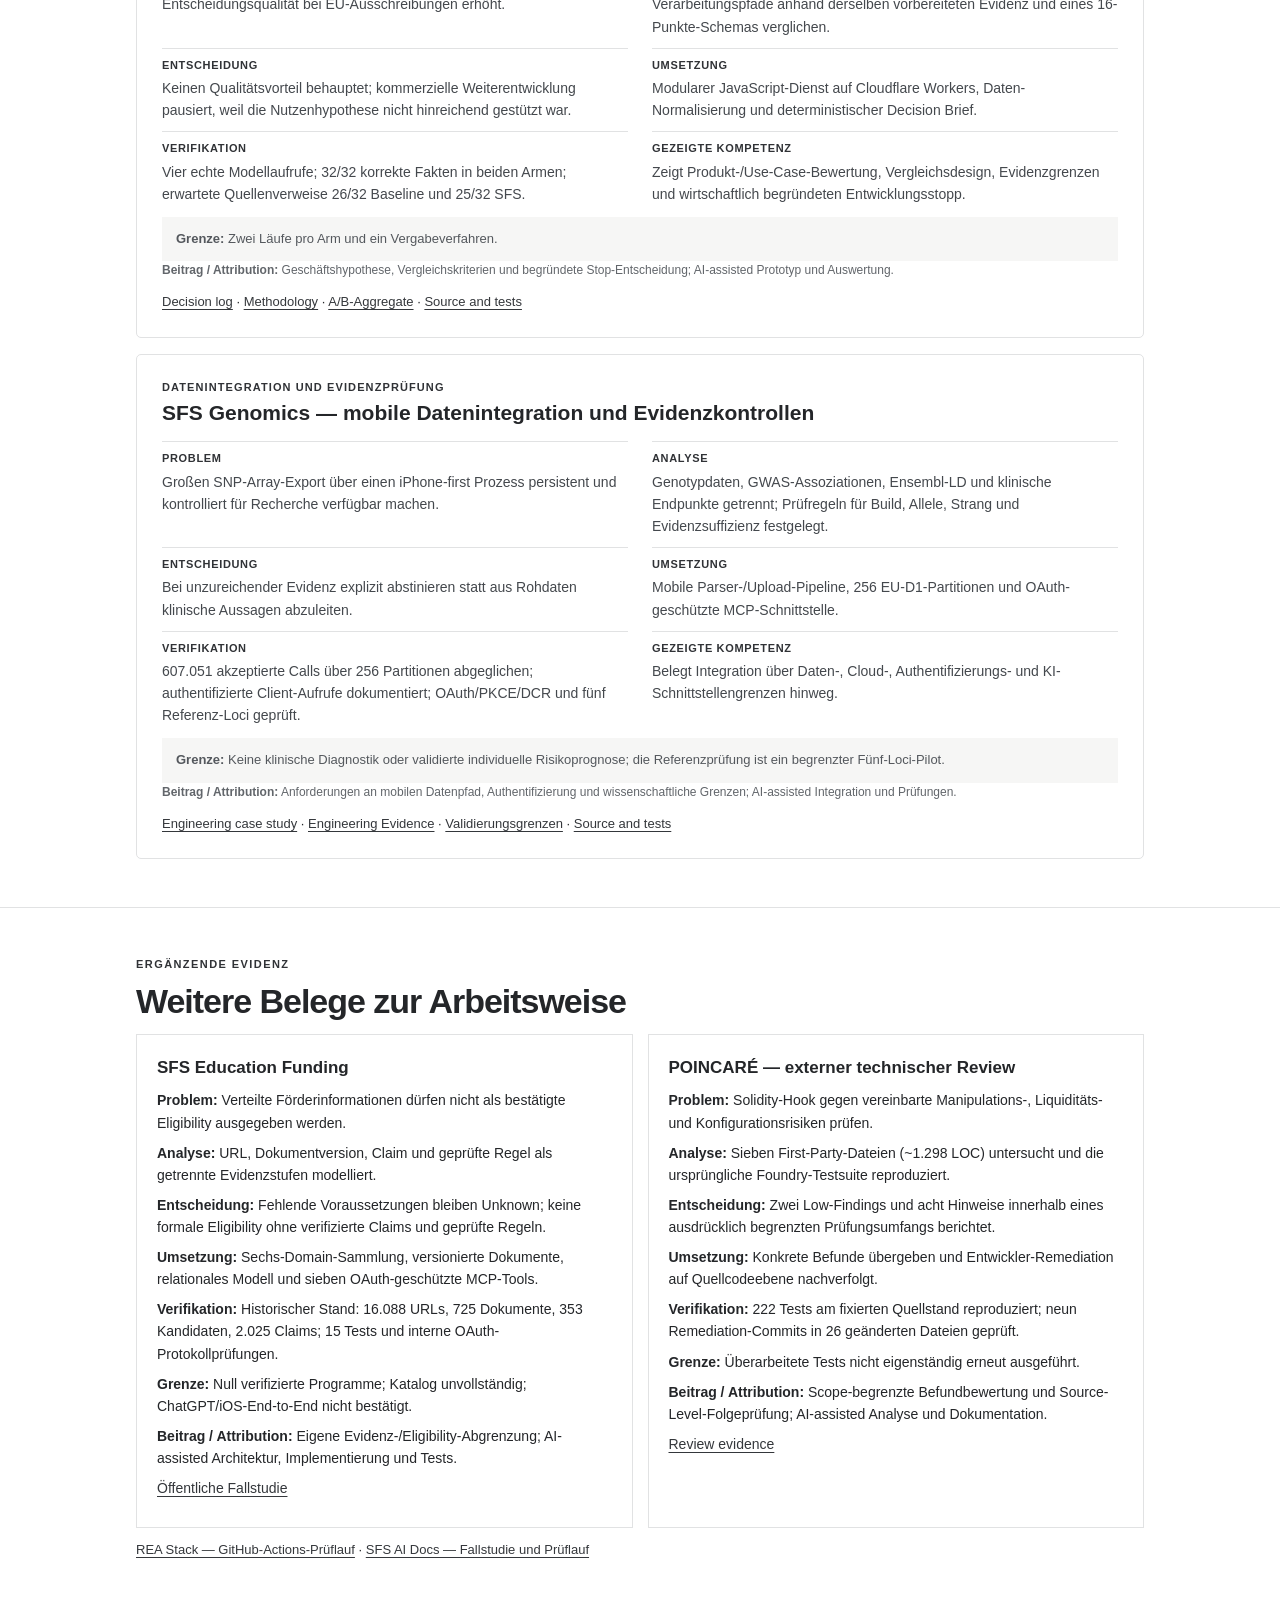
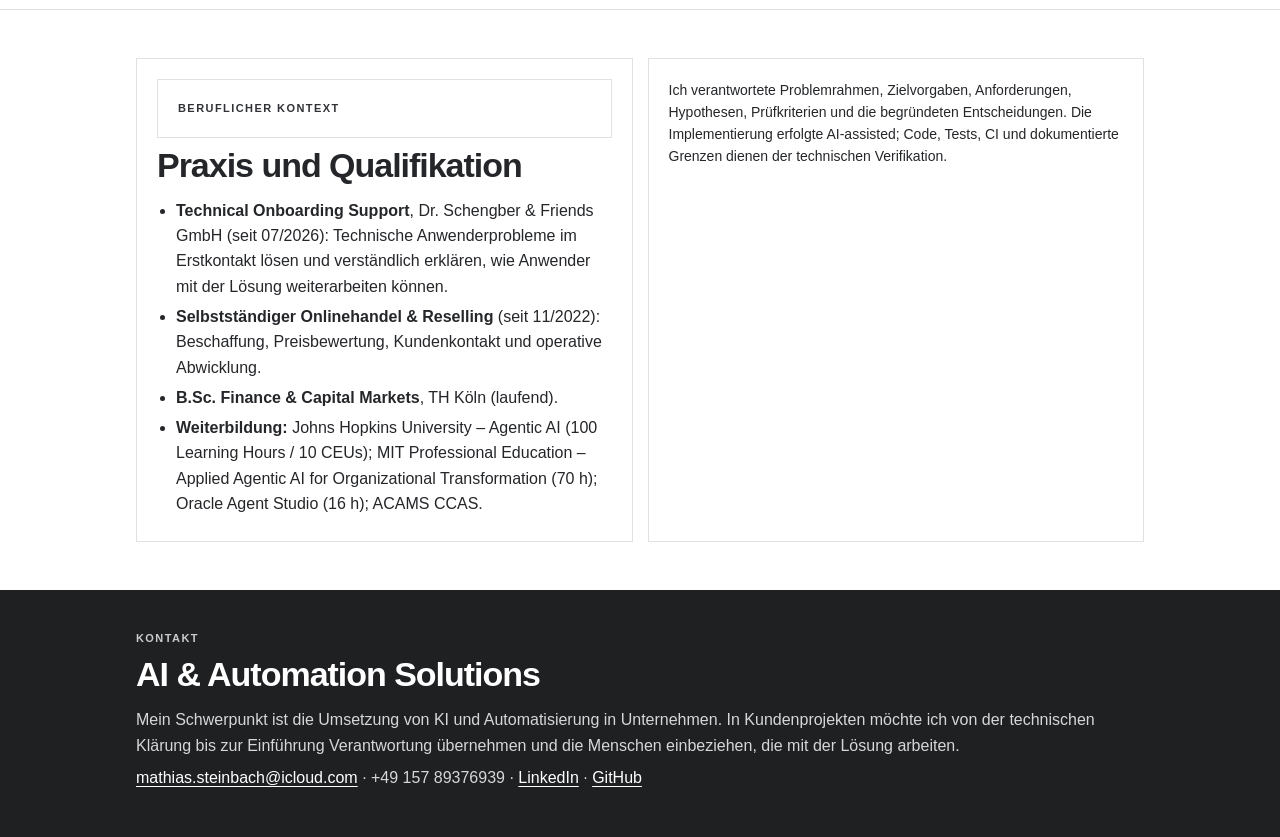
<file: docs/recruiter.html>
<!doctype html>
<html lang="de">
<head>
<meta charset="utf-8"><meta name="viewport" content="width=device-width, initial-scale=1">
<meta name="description" content="Mathias Steinbach — AI & Automation Solutions. Technische Problem- und Prozessanalyse, API-/Workflow-Integration und projektbezogene Prüfbelege.">
<link rel="icon" type="image/svg+xml" href="data:image/svg+xml,%3Csvg%20xmlns%3D%22http%3A%2F%2Fwww.w3.org%2F2000%2Fsvg%22%20viewBox%3D%220%200%20400%20400%22%3E%3Crect%20width%3D%22400%22%20height%3D%22400%22%20fill%3D%22%23FFFFFF%22%2F%3E%3Cpath%20d%3D%22M72%2080H328V148H152V180H72Z%20M248%20220H328V320H72V252H248Z%22%20fill%3D%22%23242629%22%2F%3E%3C%2Fsvg%3E">
<meta name="theme-color" content="#FFFFFF">
<meta property="og:type" content="website">
<meta property="og:url" content="https://sfs-labs.github.io/ai-knowledge-ops-lab/recruiter.html">
<meta property="og:title" content="Mathias Steinbach | AI &amp; Automation Solutions">
<meta property="og:image" content="https://raw.githubusercontent.com/SFS-Labs/SFS-Labs/fe8835988b24cb9d9d3465c7b4ed1fe7d731e693/branding/sfs-graphite-social.png">
<meta property="og:image:width" content="1200">
<meta property="og:image:height" content="630">
<meta property="og:image:alt" content="SFS.Labs – Applied AI · Automation · Technical Research">
<meta name="twitter:card" content="summary_large_image">
<title>Mathias Steinbach | AI & Automation Solutions</title>
<style>
:root{--ink:#242629;--muted:#62666B;--accent:#303236;--paper:#FFFFFF;--white:#fff;--line:#E1E2E3;--soft:#F6F6F5;--sand:#F6F6F5}
*{box-sizing:border-box}html{scroll-behavior:smooth}body{margin:0;background:var(--paper);color:var(--ink);font:16px/1.58 Inter,-apple-system,BlinkMacSystemFont,"Segoe UI",Arial,sans-serif}a{color:#34373B;text-underline-offset:3px}.wrap{max-width:1060px;margin:auto;padding:0 26px}header{border-bottom:1px solid var(--line);background:#fff}.top{display:flex;justify-content:space-between;align-items:center;gap:24px;min-height:68px}.name{font-weight:750;display:flex;align-items:center;gap:7px}.meta{color:var(--muted);font-size:13px}.nav{display:flex;gap:18px;font-size:13px}.nav a{text-decoration:none;font-weight:650}.hero{padding:68px 0 52px;display:grid;grid-template-columns:1.25fr .75fr;gap:40px;align-items:center}.eyebrow{text-transform:uppercase;letter-spacing:.13em;font-size:11px;font-weight:800;color:var(--accent)}h1,h2,h3,p{margin-top:0}h1{font-size:clamp(36px,5vw,58px);line-height:1.08;letter-spacing:-.045em;margin:14px 0 20px;max-width:680px}.lede{font-size:19px;max-width:700px;color:#42464B}.hero-box{background:var(--soft);border:1px solid #DADBDD;padding:25px}.hero-box strong{display:block;margin-bottom:7px}.hero-box p{font-size:14px;color:#50545A;margin:0}.actions{margin-top:25px;display:flex;gap:14px;flex-wrap:wrap}.primary{display:inline-block;background:var(--accent);color:white;padding:11px 16px;text-decoration:none;border-radius:4px;font-weight:700;font-size:14px}.secondary{font-weight:700;font-size:14px;padding:10px 0}.section{padding:48px 0;border-top:1px solid var(--line)}h2{font-size:clamp(25px,3vw,34px);line-height:1.2;letter-spacing:-.03em;margin:7px 0 12px}.sub{color:var(--muted);max-width:790px;margin-bottom:28px}.steps{display:grid;grid-template-columns:repeat(5,1fr);gap:12px}.step{background:#fff;border-top:3px solid var(--accent);padding:16px 14px;min-height:160px}.step b{display:block;font-size:12px;color:var(--accent);letter-spacing:.05em}.step h3{font-size:16px;margin:8px 0 7px}.step p{font-size:13px;color:var(--muted);margin:0}.projects{display:grid;gap:16px}.card{background:#fff;border:1px solid var(--line);padding:24px 25px;border-radius:5px}.card h3{font-size:21px;margin:0 0 12px}.tag{font-size:11px;color:var(--accent);font-weight:800;letter-spacing:.1em;text-transform:uppercase}.fields{display:grid;grid-template-columns:repeat(2,1fr);gap:10px 24px}.field{border-top:1px solid var(--line);padding-top:8px}.field b{display:block;font-size:11px;color:var(--accent);text-transform:uppercase;letter-spacing:.06em;margin-bottom:3px}.field p{font-size:14px;margin:0;color:#44484D}.boundary{background:var(--sand);padding:12px 14px;margin-top:12px;font-size:13px;color:#54585D}.links{font-size:13px;margin:12px 0 0}.more,.cred{display:grid;grid-template-columns:1fr 1fr;gap:15px}.smallcard,.cred div{background:white;border:1px solid var(--line);padding:20px}.smallcard h3{font-size:17px;margin:0 0 8px}.smallcard p,.cred p{font-size:14px;margin:0 0 8px}ul{padding-left:19px;margin:8px 0 0}li{margin:5px 0}.footer{background:#1E2022;color:#F7F7F7;padding:40px 0}.footer a{color:white}.footer p{color:#D6D7D8;margin-bottom:7px}.tiny{font-size:12px;color:var(--muted)}
@media(max-width:760px){.hero{display:block;padding:42px 0}.hero-box{margin-top:25px}.steps{grid-template-columns:1fr 1fr}.fields,.more,.cred{grid-template-columns:1fr}.top{align-items:flex-start;flex-direction:column;padding:14px 0}.nav{flex-wrap:nowrap;max-width:100%;overflow-x:auto;white-space:nowrap;scrollbar-width:thin;padding-bottom:4px}.card{padding:19px}.section{padding:36px 0}}@media(max-width:360px){.top>div{max-width:100%;min-width:0;overflow-wrap:anywhere}.steps{grid-template-columns:repeat(2,minmax(0,1fr))}.step,.card,.field,.smallcard,.cred>div{min-width:0;overflow-wrap:anywhere}.projects,.fields,.more,.cred{grid-template-columns:minmax(0,1fr)}.hero,.footer{overflow-wrap:anywhere}}@media(prefers-reduced-motion:reduce){html{scroll-behavior:auto}}
.brandmark{display:inline-block;flex:0 0 27px;color:#242629}</style></head>
<body>
<header><div class="wrap top"><div><div class="name"><svg class="brandmark" viewBox="0 0 400 400" width="27" height="27" aria-hidden="true" focusable="false"><path d="M72 80H328V148H152V180H72Z M248 220H328V320H72V252H248Z" fill="currentColor"/></svg> Mathias Steinbach</div><div class="meta">Essen / NRW · +49 157 89376939 · <a href="mailto:mathias.steinbach@icloud.com">mathias.steinbach@icloud.com</a></div></div><nav class="nav"><a href="work.html">Alle Arbeiten</a><a href="interactive.html#launch-agent">SFS Interactive</a><a href="#arbeitsweise">Arbeitsweise</a><a href="#nachweise">Nachweise</a><a href="#profil">Profil</a><a href="https://github.com/SFS-Labs/SFS-Labs">GitHub</a></nav></div></header>
<main>
<section class="wrap hero" id="profil"><div><div class="eyebrow">AI & Automation Solutions · Quantitative Analysis & Technical Consulting</div><h1>Systeme verbinden. Technische Probleme lösen. Ergebnisse prüfen.</h1><p class="lede">Im Technical Onboarding löse ich technische Anwenderprobleme häufig direkt im Kundengespräch und erkläre, was die Lösung bewirkt. In meinen Arbeitsproben verbinde ich B2B-Systeme, automatisiere Kontrollen und prüfe technische Ergebnisse sowie ihre wirtschaftlichen Auswirkungen.</p><div class="actions"><a class="primary" href="interactive.html#launch-agent">Portfolio interaktiv erkunden</a><a class="secondary" href="work.html">Alle Fallstudien</a><a class="secondary" href="hubspot-stripe.html">HubSpot–Stripe-Fallstudie</a><a class="secondary" href="./">AI Knowledge Ops · KI-Workflow</a><a class="secondary" href="https://github.com/SFS-Labs/SFS-Labs">GitHub-Profil</a></div></div><aside class="hero-box"><strong>Ausgewählte Ergebnisse</strong><p><a href="hubspot-stripe.html">HubSpot–Stripe</a> · <b>14 Std. 27 Min. weniger modellierter Prüfaufwand</b> je 100 Geschäftstage bei sechs Deals pro Tag und 5 % simulierten Abweichungen. Nach Betriebskosten ergibt das Modell <b>225,22 € Nettowert nutzbarer Arbeitszeit</b>.</p><p><a href="https://github.com/SFS-Labs/ai-knowledge-ops-lab/actions/runs/42828304593/job/129871453222">AI Knowledge Ops</a>: lokaler Qwen→n8n→SQLite-End-to-End-Lauf mit geprüften Fehlerpfaden und 135 Python-Tests (10.11.2026).</p><p style="margin-top:12px"><a href="https://github.com/SFS-Labs/tender-intelligence-case-study/blob/main/docs/DECISION-LOG.md">Tender Intelligence</a>: kontrollierter Modellvergleich ohne belegten Zusatznutzen; Entwicklung begründet ausgesetzt.</p><p style="margin-top:12px"><a href="https://github.com/SFS-Labs/sfs-genomics/blob/main/genomics/PORTFOLIO.md">SFS Genomics</a>: 607.051 akzeptierte SNP-Calls in 256 EU-D1-Partitionen abgeglichen; authentifizierte MCP-Aufrufe dokumentiert.</p></aside></section>
<section class="section" id="arbeitsweise"><div class="wrap"><div class="eyebrow">Kompetenzprofil</div><h2>Fünf miteinander verbundene Fähigkeiten.</h2><p class="sub">Die fünf Fähigkeiten zeigen sich in unterschiedlichen technischen Arbeitsproben. <b>Discover → Translate → Design → Deliver → Evaluate</b> beschreibt meine iterative Arbeitsweise: Neue Befunde können die Ausgangshypothese und den Lösungsweg verändern. Jeder Projektnachweis verweist auf die ausgeführte Arbeit und ihre überprüfbaren Grenzen.</p><div class="steps">
<div class="step"><b>01 · DISCOVER</b><h3>Problem verstehen</h3><p>Nutzerproblem, Ablauf, Ausgangslage, Daten und Randbedingungen klären.</p></div><div class="step"><b>02 · TRANSLATE</b><h3>Anforderungen ableiten</h3><p>Problem in Anforderungen, Messgrößen und Abnahmekriterien überführen.</p></div><div class="step"><b>03 · DESIGN</b><h3>Lösungsweg entwerfen</h3><p>Datenflüsse, Schnittstellen, Architektur, Verantwortlichkeiten und Kontrollen definieren.</p></div><div class="step"><b>04 · DELIVER</b><h3>Umsetzung verbinden</h3><p>AI-assisted Implementierung, APIs, Workflows, Persistenz und technische Übergaben integrieren.</p></div><div class="step"><b>05 · EVALUATE</b><h3>Wirkung prüfen</h3><p>Tests, Fehlerkosten, Unsicherheit und Grenzen auswerten; Go/No-Go begründen.</p></div>
</div></div></section>
<section class="section" id="nachweise"><div class="wrap"><div class="eyebrow">Kompetenzen in der Anwendung</div><h2>Ausgewählte Projekte und Ergebnisse</h2><p class="sub">Die Projekte zeigen, wie ich Systeme integriere, technische Lösungen prüfe und wirtschaftliche Entscheidungen mit Daten begründe.</p><div class="projects">
<article class="card"><div class="tag">Neu · Security Engineering / November 2026</div><h3>Cybersecurity · Pentesting &amp; CTF Engineering</h3><div class="fields"><div class="field"><b>Implementierung</b><p>Integration von 133 eindeutigen Wissenskarten, adaptiertem V8-Orchestrator und reproduzierbaren statischen und dynamischen Solidity-Checks.</p></div><div class="field"><b>Belegbarer Stand</b><p>Gemergte V8/V9-Integration: 170 CI-Tests, zwei Skips und 1.616 Subtests (22.11.). Lokaler Vault-Test mit Slither/Forge dokumentiert. Unbekannte Smart-Contract-Fehler autonom zu erkennen bleibt unbelegt.</p></div></div><p class="links"><a href="security-engineering.html">Graphite-Fallstudie</a> · <a href="https://github.com/SFS-Labs/ctf-skills">Quellcode und Tests</a></p></article>
<article class="card"><div class="tag">Neu · Adversarial Security Evaluation</div><h3>CyberChainBench &amp; ReEVMBench</h3><div class="fields"><div class="field"><b>Implementierung</b><p>Native Smart-Contract-Benchmark-Adapter mit isoliertem Evaluator, kontrollierter Berichtseinfrierung und gepinnter Provenienz.</p></div><div class="field"><b>Belegbarer Stand</b><p>Referenzkalibrierungen und konkrete Foundry-/Scorer-Kompatibilitätsfixes. Kein unabhängig bestätigtes Agenten-Blindtestergebnis.</p></div></div><p class="links"><a href="adversarial-evaluation.html">Evaluations-Fallstudie</a> · <a href="https://github.com/SFS-Labs/ctf-skill-factory/pull/5">Fix-PR und Kalibrierung</a></p></article>
<article class="card"><div class="tag">Agentic Workflows · MCP</div><h3>REA / Camber Controlled Execution</h3><div class="fields"><div class="field"><b>Umsetzung</b><p>Kontrollierter Übergang einer echten Agenten-Toolwahl zu GitHub Actions mit read-only REA-MCP-Aufrufen und Determinismus-Grenzen.</p></div><div class="field"><b>Belegbarer Stand</b><p>Drei tatsächlich ausgeführte Tool-Calls und 33 Validierungschecks. Kein unbeaufsichtigter Camber-Modellstart und keine untersuchte APK.</p></div></div><p class="links"><a href="agent-systems.html">Graphite-Fallstudie</a> · <a href="https://github.com/SFS-Labs/security-reviews/actions/runs/40716523503">Ausführungsnachweis</a></p></article>
<article class="card"><div class="tag">Systemintegration und quantitative Prozessanalyse</div><h3>HubSpot–Stripe-Abrechnungskontrolle</h3>
<div class="fields"><div class="field"><b>Umsetzung</b><p>HubSpot-Zahlungsverpflichtungen mit Stripe-Rechnungen lesend abgleichen und kritische Abweichungen regelbasiert melden.</p></div><div class="field"><b>Ergebnis im Kostenmodell</b><p>Bei sechs Deals pro Tag und 5 % eingespielten Abweichungen sinkt der Prüfaufwand um 14 Std. 27 Min. Der bewertete Kapazitätsgewinn ergibt nach Betriebskosten +225,22 € je 100 Geschäftstage. Bei 28 % kippt der Nettoeffekt durch zusätzlichen Prüfaufwand auf −128,47 €.</p></div></div>
<p class="links"><a href="hubspot-stripe.html">Fallstudie und technische Nachweise</a> · <a href="hubspot-stripe-case-study.pdf">PDF</a></p></article>
<article class="card"><div class="tag">KI-Implementierung und Prozessanalyse</div><h3>AI Knowledge Ops Lab — Service Intake & Routing</h3><div class="fields">
<div class="field"><b>Problem</b><p>Eingehende Serviceanfragen strukturiert klassifizieren und weiterleiten, ohne dringliche Fälle zu übersehen.</p></div><div class="field"><b>Analyse</b><p>Kategorie und Dringlichkeit getrennt bewertet; LLM-, Regel- und Hybridvarianten anhand derselben gelabelten Pilotfälle verglichen. Fehlerkosten und Gegenbeispiele berücksichtigt.</p></div><div class="field"><b>Entscheidung</b><p>Konflikte zur menschlichen Prüfung geben. Unbeaufsichtigtes Routing kommt erst infrage, wenn neue, repräsentative Tickets die vorab festgelegte Fehlertoleranz für dringliche Fälle einhalten.</p></div><div class="field"><b>Umsetzung</b><p>Lokaler Qwen-Workflow über n8n, Python-API und SQLite; getrennte Review-/Approval-Schritte und definierte Fehlerpfade.</p></div><div class="field"><b>Verifikation</b><p>36 reale lokale Inferenzaufrufe; E2E-Test mit Reject, Restart und Fail-closed; 135 Python-Tests (10.11.2026) in dokumentierten CI-Läufen.</p></div><div class="field"><b>Gezeigte Kompetenz</b><p>Verbindet Problemstrukturierung, technische Lösungsarchitektur, Integration, Evaluation und begründete Einsatzentscheidung.</p></div></div><div class="boundary"><b>Grenze:</b> Der 32-Fälle-Routingpilot ist synthetisch und post-hoc (Hybrid 22/32, aber 5/9 dringliche Fälle verfehlt). Separat: echter 96-Fälle-NLBSE-Retest Qwen v2 55/96 gegen Baseline 46/96 im Wiederholungslauf vom 10.11.2026 auf denselben 96 Fällen wie im früheren v2-Lauf, Question-Recall 6/24 und 95%-Intervall der Accuracy-Differenz [0,+20,83] Prozentpunkte – keine statistisch gesicherte Überlegenheit. Volvo-Prozessdaten (7.554 Fälle, 65.533 Ereignisse, 9.454 Gruppenwechsel) sind unabhängig von NLBSE und belegen keine Einsparung.</div><p class="tiny"><b>Beitrag / Attribution:</b> Problemrahmen, Dringlichkeits-Gegenbefund und Prüfkriterien; AI-assisted Umsetzung, dokumentierte lokale CI-Läufe.</p><p class="links"><a href="https://github.com/SFS-Labs/ai-knowledge-ops-lab/blob/main/showcases/internal-service-intake/DECISION_EVIDENCE_BRIEF.md">Decision brief</a> · <a href="https://github.com/SFS-Labs/ai-knowledge-ops-lab/blob/main/showcases/internal-service-intake/RESEARCH_DESIGN.md">Research design</a> · <a href="https://github.com/SFS-Labs/ai-knowledge-ops-lab/blob/main/showcases/internal-service-intake/evaluation/NLBSE_REAL_LLM_EVALUATION.md">Historische NLBSE-Auswertung</a> · <a href="https://github.com/SFS-Labs/ai-knowledge-ops-lab/actions/runs/42828304593/job/129871453222">E2E-Nachweis</a> · <a href="https://github.com/SFS-Labs/ai-knowledge-ops-lab/actions/runs/42827473405/job/129868488355">NLBSE-Wiederholungslauf 10.11.2026</a> · <a href="https://github.com/SFS-Labs/ai-knowledge-ops-lab">Source and tests</a></p></article>
<article class="card"><div class="tag">Produktentscheidung und Validierung</div><h3>Tender Intelligence — Produktthese und Stop-Entscheidung</h3><div class="fields">
<div class="field"><b>Problem</b><p>Prüfen, ob KI-gestützte Quellen- und Änderungsintelligenz die Entscheidungsqualität bei EU-Ausschreibungen erhöht.</p></div><div class="field"><b>Analyse</b><p>Offizielle TED-API integriert, Dokumentversionen untersucht und zwei Verarbeitungspfade anhand derselben vorbereiteten Evidenz und eines 16-Punkte-Schemas verglichen.</p></div><div class="field"><b>Entscheidung</b><p>Keinen Qualitätsvorteil behauptet; kommerzielle Weiterentwicklung pausiert, weil die Nutzenhypothese nicht hinreichend gestützt war.</p></div><div class="field"><b>Umsetzung</b><p>Modularer JavaScript-Dienst auf Cloudflare Workers, Daten-Normalisierung und deterministischer Decision Brief.</p></div><div class="field"><b>Verifikation</b><p>Vier echte Modellaufrufe; 32/32 korrekte Fakten in beiden Armen; erwartete Quellenverweise 26/32 Baseline und 25/32 SFS.</p></div><div class="field"><b>Gezeigte Kompetenz</b><p>Zeigt Produkt-/Use-Case-Bewertung, Vergleichsdesign, Evidenzgrenzen und wirtschaftlich begründeten Entwicklungsstopp.</p></div></div><div class="boundary"><b>Grenze:</b> Zwei Läufe pro Arm und ein Vergabeverfahren.</div><p class="tiny"><b>Beitrag / Attribution:</b> Geschäftshypothese, Vergleichskriterien und begründete Stop-Entscheidung; AI-assisted Prototyp und Auswertung.</p><p class="links"><a href="https://github.com/SFS-Labs/tender-intelligence-case-study/blob/main/docs/DECISION-LOG.md">Decision log</a> · <a href="https://github.com/SFS-Labs/tender-intelligence-case-study/blob/main/docs/METHODOLOGY.md">Methodology</a> · <a href="https://github.com/SFS-Labs/tender-intelligence-case-study/blob/main/data/ab-aggregate.json">A/B-Aggregate</a> · <a href="https://github.com/SFS-Labs/tender-intelligence-case-study">Source and tests</a></p></article>
<article class="card"><div class="tag">Datenintegration und Evidenzprüfung</div><h3>SFS Genomics — mobile Datenintegration und Evidenzkontrollen</h3><div class="fields">
<div class="field"><b>Problem</b><p>Großen SNP-Array-Export über einen iPhone-first Prozess persistent und kontrolliert für Recherche verfügbar machen.</p></div><div class="field"><b>Analyse</b><p>Genotypdaten, GWAS-Assoziationen, Ensembl-LD und klinische Endpunkte getrennt; Prüfregeln für Build, Allele, Strang und Evidenzsuffizienz festgelegt.</p></div><div class="field"><b>Entscheidung</b><p>Bei unzureichender Evidenz explizit abstinieren statt aus Rohdaten klinische Aussagen abzuleiten.</p></div><div class="field"><b>Umsetzung</b><p>Mobile Parser-/Upload-Pipeline, 256 EU-D1-Partitionen und OAuth-geschützte MCP-Schnittstelle.</p></div><div class="field"><b>Verifikation</b><p>607.051 akzeptierte Calls über 256 Partitionen abgeglichen; authentifizierte Client-Aufrufe dokumentiert; OAuth/PKCE/DCR und fünf Referenz-Loci geprüft.</p></div><div class="field"><b>Gezeigte Kompetenz</b><p>Belegt Integration über Daten-, Cloud-, Authentifizierungs- und KI-Schnittstellengrenzen hinweg.</p></div></div><div class="boundary"><b>Grenze:</b> Keine klinische Diagnostik oder validierte individuelle Risikoprognose; die Referenzprüfung ist ein begrenzter Fünf-Loci-Pilot.</div><p class="tiny"><b>Beitrag / Attribution:</b> Anforderungen an mobilen Datenpfad, Authentifizierung und wissenschaftliche Grenzen; AI-assisted Integration und Prüfungen.</p><p class="links"><a href="https://github.com/SFS-Labs/sfs-genomics/blob/main/genomics/README.md">Engineering case study</a> · <a href="https://github.com/SFS-Labs/sfs-genomics/blob/main/genomics/PORTFOLIO.md">Engineering Evidence</a> · <a href="https://github.com/SFS-Labs/sfs-genomics/blob/main/genomics/SCIENTIFIC_VALIDATION_PROTOCOL.md">Validierungsgrenzen</a> · <a href="https://github.com/SFS-Labs/sfs-genomics">Source and tests</a></p></article>
</div></div></section>
<section class="section"><div class="wrap"><div class="eyebrow">Ergänzende Evidenz</div><h2>Weitere Belege zur Arbeitsweise</h2><div class="more">
<div class="smallcard"><h3>SFS Education Funding</h3><p><b>Problem:</b> Verteilte Förderinformationen dürfen nicht als bestätigte Eligibility ausgegeben werden.</p><p><b>Analyse:</b> URL, Dokumentversion, Claim und geprüfte Regel als getrennte Evidenzstufen modelliert.</p><p><b>Entscheidung:</b> Fehlende Voraussetzungen bleiben Unknown; keine formale Eligibility ohne verifizierte Claims und geprüfte Regeln.</p><p><b>Umsetzung:</b> Sechs-Domain-Sammlung, versionierte Dokumente, relationales Modell und sieben OAuth-geschützte MCP-Tools.</p><p><b>Verifikation:</b> Historischer Stand: 16.088 URLs, 725 Dokumente, 353 Kandidaten, 2.025 Claims; 15 Tests und interne OAuth-Protokollprüfungen.</p><p><b>Grenze:</b> Null verifizierte Programme; Katalog unvollständig; ChatGPT/iOS-End-to-End nicht bestätigt.</p><p><b>Beitrag / Attribution:</b> Eigene Evidenz-/Eligibility-Abgrenzung; AI-assisted Architektur, Implementierung und Tests.</p><p class="tiny"><a href="https://github.com/SFS-Labs/SFS-Labs/blob/main/case-studies/education-funding.md">Öffentliche Fallstudie</a></p></div>
<div class="smallcard"><h3>POINCARÉ — externer technischer Review</h3><p><b>Problem:</b> Solidity-Hook gegen vereinbarte Manipulations-, Liquiditäts- und Konfigurationsrisiken prüfen.</p><p><b>Analyse:</b> Sieben First-Party-Dateien (~1.298 LOC) untersucht und die ursprüngliche Foundry-Testsuite reproduziert.</p><p><b>Entscheidung:</b> Zwei Low-Findings und acht Hinweise innerhalb eines ausdrücklich begrenzten Prüfungsumfangs berichtet.</p><p><b>Umsetzung:</b> Konkrete Befunde übergeben und Entwickler-Remediation auf Quellcodeebene nachverfolgt.</p><p><b>Verifikation:</b> 222 Tests am fixierten Quellstand reproduziert; neun Remediation-Commits in 26 geänderten Dateien geprüft.</p><p><b>Grenze:</b> Überarbeitete Tests nicht eigenständig erneut ausgeführt.</p><p><b>Beitrag / Attribution:</b> Scope-begrenzte Befundbewertung und Source-Level-Folgeprüfung; AI-assisted Analyse und Dokumentation.</p><p class="tiny"><a href="https://github.com/SFS-Labs/security-reviews/blob/main/README.md">Review evidence</a></p></div>
</div><p id="weitere-projektbelege" class="links"><a href="https://github.com/SFS-Labs/security-reviews/actions/runs/40716523503">REA Stack — GitHub-Actions-Prüflauf</a> · <a href="https://github.com/SFS-Labs/SFS-Labs/blob/main/case-studies/sfs-ai-docs.md">SFS AI Docs — Fallstudie und Prüflauf</a></p></div></section>
<section class="section"><div class="wrap cred"><div><div class="eyebrow">Beruflicher Kontext</div><h2>Praxis und Qualifikation</h2><ul><li><b>Technical Onboarding Support</b>, Dr. Schengber & Friends GmbH (seit 07/2026): Technische Anwenderprobleme im Erstkontakt lösen und verständlich erklären, wie Anwender mit der Lösung weiterarbeiten können.</li><li><b>Selbstständiger Onlinehandel & Reselling</b> (seit 11/2022): Beschaffung, Preisbewertung, Kundenkontakt und operative Abwicklung.</li><li><b>B.Sc. Finance & Capital Markets</b>, TH Köln (laufend).</li><li><b>Weiterbildung:</b> Johns Hopkins University – Agentic AI (100 Learning Hours / 10 CEUs); MIT Professional Education – Applied Agentic AI for Organizational Transformation (70 h); Oracle Agent Studio (16 h); ACAMS CCAS.</li></ul></div><div><p>Ich verantwortete Problemrahmen, Zielvorgaben, Anforderungen, Hypothesen, Prüfkriterien und die begründeten Entscheidungen. Die Implementierung erfolgte AI-assisted; Code, Tests, CI und dokumentierte Grenzen dienen der technischen Verifikation.</p></div></div></section>
</main>
<footer class="footer"><div class="wrap"><div class="eyebrow" style="color:#CACBCD">Kontakt</div><h2 style="color:#fff">AI & Automation Solutions</h2><p>Mein Schwerpunkt ist die Umsetzung von KI und Automatisierung in Unternehmen. In Kundenprojekten möchte ich von der technischen Klärung bis zur Einführung Verantwortung übernehmen und die Menschen einbeziehen, die mit der Lösung arbeiten.</p><p><a href="mailto:mathias.steinbach@icloud.com">mathias.steinbach@icloud.com</a> · +49 157 89376939 · <a href="https://www.linkedin.com/in/mathias-steinbach/">LinkedIn</a> · <a href="https://github.com/SFS-Labs/SFS-Labs">GitHub</a></p></div></footer>
</body></html>
</file>
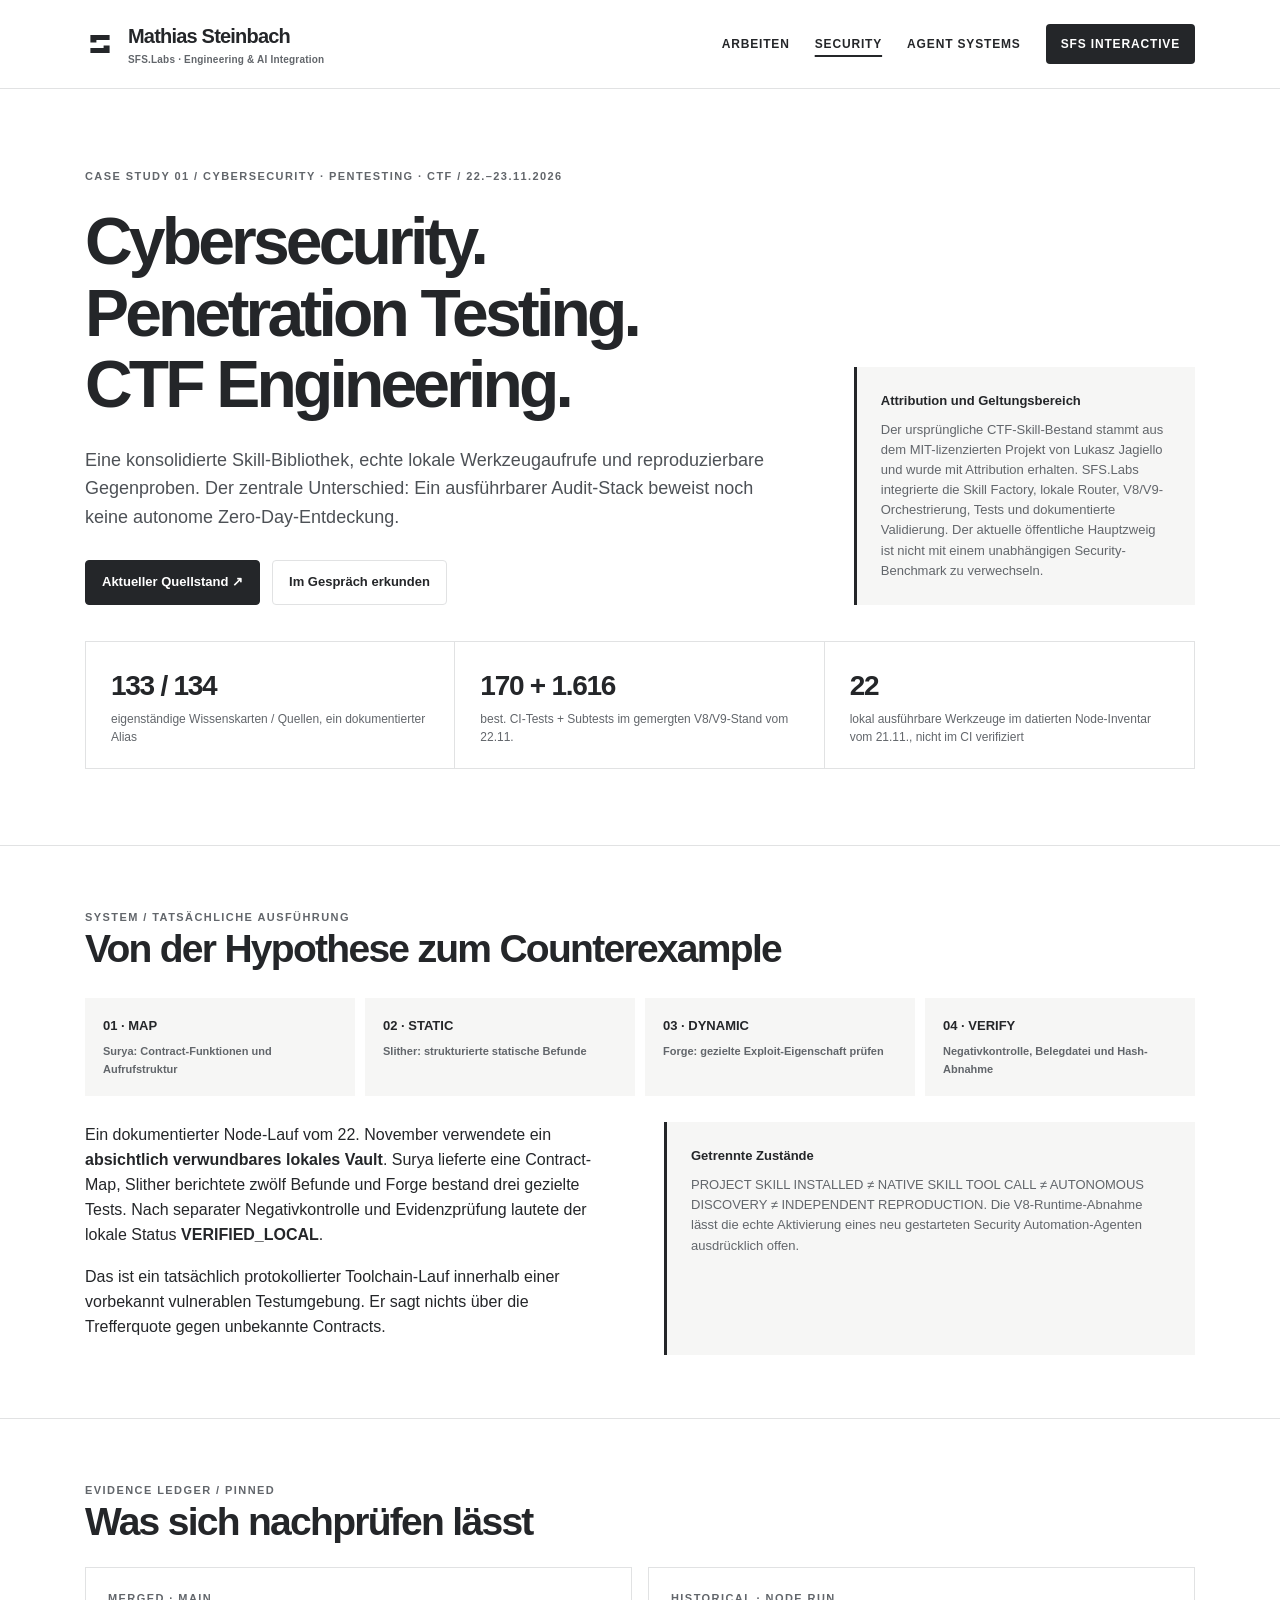
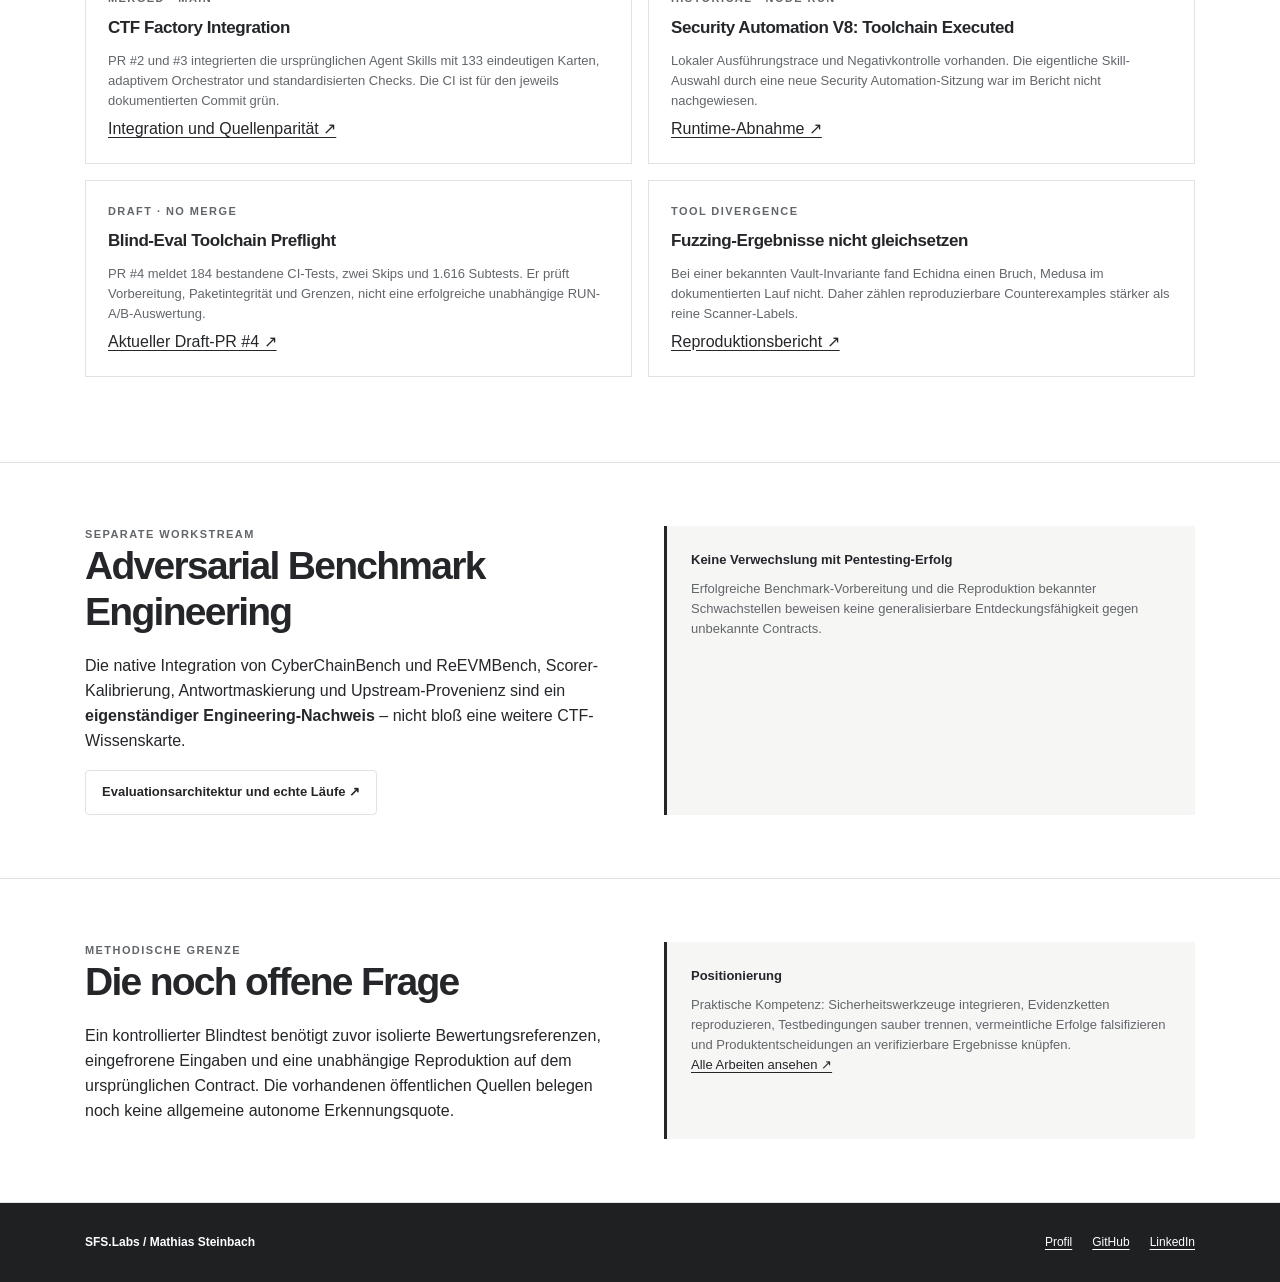
<file: docs/security-engineering.html>
<!doctype html>
<html lang="de"><head><meta charset="utf-8"><meta name="viewport" content="width=device-width,initial-scale=1"><meta name="theme-color" content="#fff"><meta name="description" content="Security Automation V8/V9, CTF-Skill-Fabrik, Solidity-Finding-Reproduktion und klare Grenzen der autonomen Security-Evaluation."><meta name="robots" content="index,follow"><title>Cybersecurity · Penetration Testing & CTF Engineering | Mathias Steinbach · SFS.Labs</title><link rel="stylesheet" href="portfolio-evidence.css"></head><body><header class="site-header"><div class="wrap topbar"><a class="brand" href="recruiter.html"><svg viewBox="0 0 400 400" aria-hidden="true"><path d="M72 80H328V148H152V180H72Z M248 220H328V320H72V252H248Z" fill="currentColor"/></svg><span>Mathias Steinbach<small>SFS.Labs · Engineering &amp; AI Integration</small></span></a><nav class="nav" aria-label="Hauptnavigation"><a href="work.html">ARBEITEN</a><a href="security-engineering.html" aria-current="page">SECURITY</a><a href="agent-systems.html">AGENT SYSTEMS</a><a class="nav-cta" href="interactive.html#launch-agent">SFS INTERACTIVE</a></nav></div></header><main>
<section class="hero"><div class="wrap hero-grid"><div><div class="eyebrow">CASE STUDY 01 / CYBERSECURITY · PENTESTING · CTF / 22.–23.11.2026</div><h1>Cybersecurity.<br>Penetration Testing.<br>CTF Engineering.</h1><p class="lead">Eine konsolidierte Skill-Bibliothek, echte lokale Werkzeugaufrufe und reproduzierbare Gegenproben. Der zentrale Unterschied: Ein ausführbarer Audit-Stack beweist noch keine autonome Zero-Day-Entdeckung.</p><div class="inline-actions"><a class="button" href="https://github.com/SFS-Labs/ctf-skills">Aktueller Quellstand ↗</a><a class="button secondary" href="interactive.html#launch-agent">Im Gespräch erkunden</a></div></div><aside class="notice"><strong>Attribution und Geltungsbereich</strong><p>Der ursprüngliche CTF-Skill-Bestand stammt aus dem MIT-lizenzierten Projekt von Lukasz Jagiello und wurde mit Attribution erhalten. SFS.Labs integrierte die Skill Factory, lokale Router, V8/V9-Orchestrierung, Tests und dokumentierte Validierung. Der aktuelle öffentliche Hauptzweig ist nicht mit einem unabhängigen Security-Benchmark zu verwechseln.</p></aside></div><div class="wrap"><div class="stats"><div class="metric"><strong>133 / 134</strong><small>eigenständige Wissenskarten / Quellen, ein dokumentierter Alias</small></div><div class="metric"><strong>170 + 1.616</strong><small>best. CI-Tests + Subtests im gemergten V8/V9-Stand vom 22.11.</small></div><div class="metric"><strong>22</strong><small>lokal ausführbare Werkzeuge im datierten Node-Inventar vom 21.11., nicht im CI verifiziert</small></div></div></div></section>
<section class="section"><div class="wrap"><div class="eyebrow">SYSTEM / TATSÄCHLICHE AUSFÜHRUNG</div><h2>Von der Hypothese zum Counterexample</h2><ol class="flow"><li>01 · MAP<span>Surya: Contract-Funktionen und Aufrufstruktur</span></li><li>02 · STATIC<span>Slither: strukturierte statische Befunde</span></li><li>03 · DYNAMIC<span>Forge: gezielte Exploit-Eigenschaft prüfen</span></li><li>04 · VERIFY<span>Negativkontrolle, Belegdatei und Hash-Abnahme</span></li></ol><div class="dual"><div><p>Ein dokumentierter Node-Lauf vom 22. November verwendete ein <strong>absichtlich verwundbares lokales Vault</strong>. Surya lieferte eine Contract-Map, Slither berichtete zwölf Befunde und Forge bestand drei gezielte Tests. Nach separater Negativkontrolle und Evidenzprüfung lautete der lokale Status <strong>VERIFIED_LOCAL</strong>.</p><p>Das ist ein tatsächlich protokollierter Toolchain-Lauf innerhalb einer vorbekannt vulnerablen Testumgebung. Er sagt nichts über die Trefferquote gegen unbekannte Contracts.</p></div><div class="notice"><strong>Getrennte Zustände</strong><p>PROJECT SKILL INSTALLED ≠ NATIVE SKILL TOOL CALL ≠ AUTONOMOUS DISCOVERY ≠ INDEPENDENT REPRODUCTION. Die V8-Runtime-Abnahme lässt die echte Aktivierung eines neu gestarteten Security Automation-Agenten ausdrücklich offen.</p></div></div></div></section>
<section class="section"><div class="wrap"><div class="eyebrow">EVIDENCE LEDGER / PINNED</div><h2>Was sich nachprüfen lässt</h2><div class="checks"><article><div class="tag">MERGED · MAIN</div><h3>CTF Factory Integration</h3><p>PR #2 und #3 integrierten die ursprünglichen Agent Skills mit 133 eindeutigen Karten, adaptivem Orchestrator und standardisierten Checks. Die CI ist für den jeweils dokumentierten Commit grün.</p><a href="https://github.com/SFS-Labs/ctf-skills/blob/main/docs/FACTORY_INTEGRATION.md">Integration und Quellenparität ↗</a></article><article><div class="tag">HISTORICAL · NODE RUN</div><h3>Security Automation V8: Toolchain Executed</h3><p>Lokaler Ausführungstrace und Negativkontrolle vorhanden. Die eigentliche Skill-Auswahl durch eine neue Security Automation-Sitzung war im Bericht nicht nachgewiesen.</p><a href="https://github.com/SFS-Labs/ctf-skills/blob/main/docs/FREEBUFF-V8-RUNTIME-ACCEPTANCE.md">Runtime-Abnahme ↗</a></article><article><div class="tag">DRAFT · NO MERGE</div><h3>Blind-Eval Toolchain Preflight</h3><p>PR #4 meldet 184 bestandene CI-Tests, zwei Skips und 1.616 Subtests. Er prüft Vorbereitung, Paketintegrität und Grenzen, nicht eine erfolgreiche unabhängige RUN-A/B-Auswertung.</p><a href="https://github.com/SFS-Labs/ctf-skills/pull/4">Aktueller Draft-PR #4 ↗</a></article><article><div class="tag">TOOL DIVERGENCE</div><h3>Fuzzing-Ergebnisse nicht gleichsetzen</h3><p>Bei einer bekannten Vault-Invariante fand Echidna einen Bruch, Medusa im dokumentierten Lauf nicht. Daher zählen reproduzierbare Counterexamples stärker als reine Scanner-Labels.</p><a href="https://github.com/SFS-Labs/ctf-skills/blob/main/VERIFICATION.md">Reproduktionsbericht ↗</a></article></div></div></section>
<section class="section"><div class="wrap dual"><div><div class="eyebrow">SEPARATE WORKSTREAM</div><h2>Adversarial Benchmark Engineering</h2><p>Die native Integration von CyberChainBench und ReEVMBench, Scorer-Kalibrierung, Antwortmaskierung und Upstream-Provenienz sind ein <strong>eigenständiger Engineering-Nachweis</strong> – nicht bloß eine weitere CTF-Wissenskarte.</p><a class="button secondary" href="adversarial-evaluation.html">Evaluationsarchitektur und echte Läufe ↗</a></div><aside class="notice"><strong>Keine Verwechslung mit Pentesting-Erfolg</strong><p>Erfolgreiche Benchmark-Vorbereitung und die Reproduktion bekannter Schwachstellen beweisen keine generalisierbare Entdeckungsfähigkeit gegen unbekannte Contracts.</p></aside></div></section>
<section class="section"><div class="wrap dual"><div><div class="eyebrow">METHODISCHE GRENZE</div><h2>Die noch offene Frage</h2><p>Ein kontrollierter Blindtest benötigt zuvor isolierte Bewertungsreferenzen, eingefrorene Eingaben und eine unabhängige Reproduktion auf dem ursprünglichen Contract. Die vorhandenen öffentlichen Quellen belegen noch keine allgemeine autonome Erkennungsquote.</p></div><div class="notice"><strong>Positionierung</strong><p>Praktische Kompetenz: Sicherheitswerkzeuge integrieren, Evidenzketten reproduzieren, Testbedingungen sauber trennen, vermeintliche Erfolge falsifizieren und Produktentscheidungen an verifizierbare Ergebnisse knüpfen.</p><a href="work.html">Alle Arbeiten ansehen ↗</a></div></div></section></main><footer><div class="wrap footnav"><strong>SFS.Labs / Mathias Steinbach</strong><span><a href="recruiter.html">Profil</a><a href="https://github.com/SFS-Labs/SFS-Labs">GitHub</a><a href="https://www.linkedin.com/in/mathias-steinbach/">LinkedIn</a></span></div></footer></body></html>
</file>
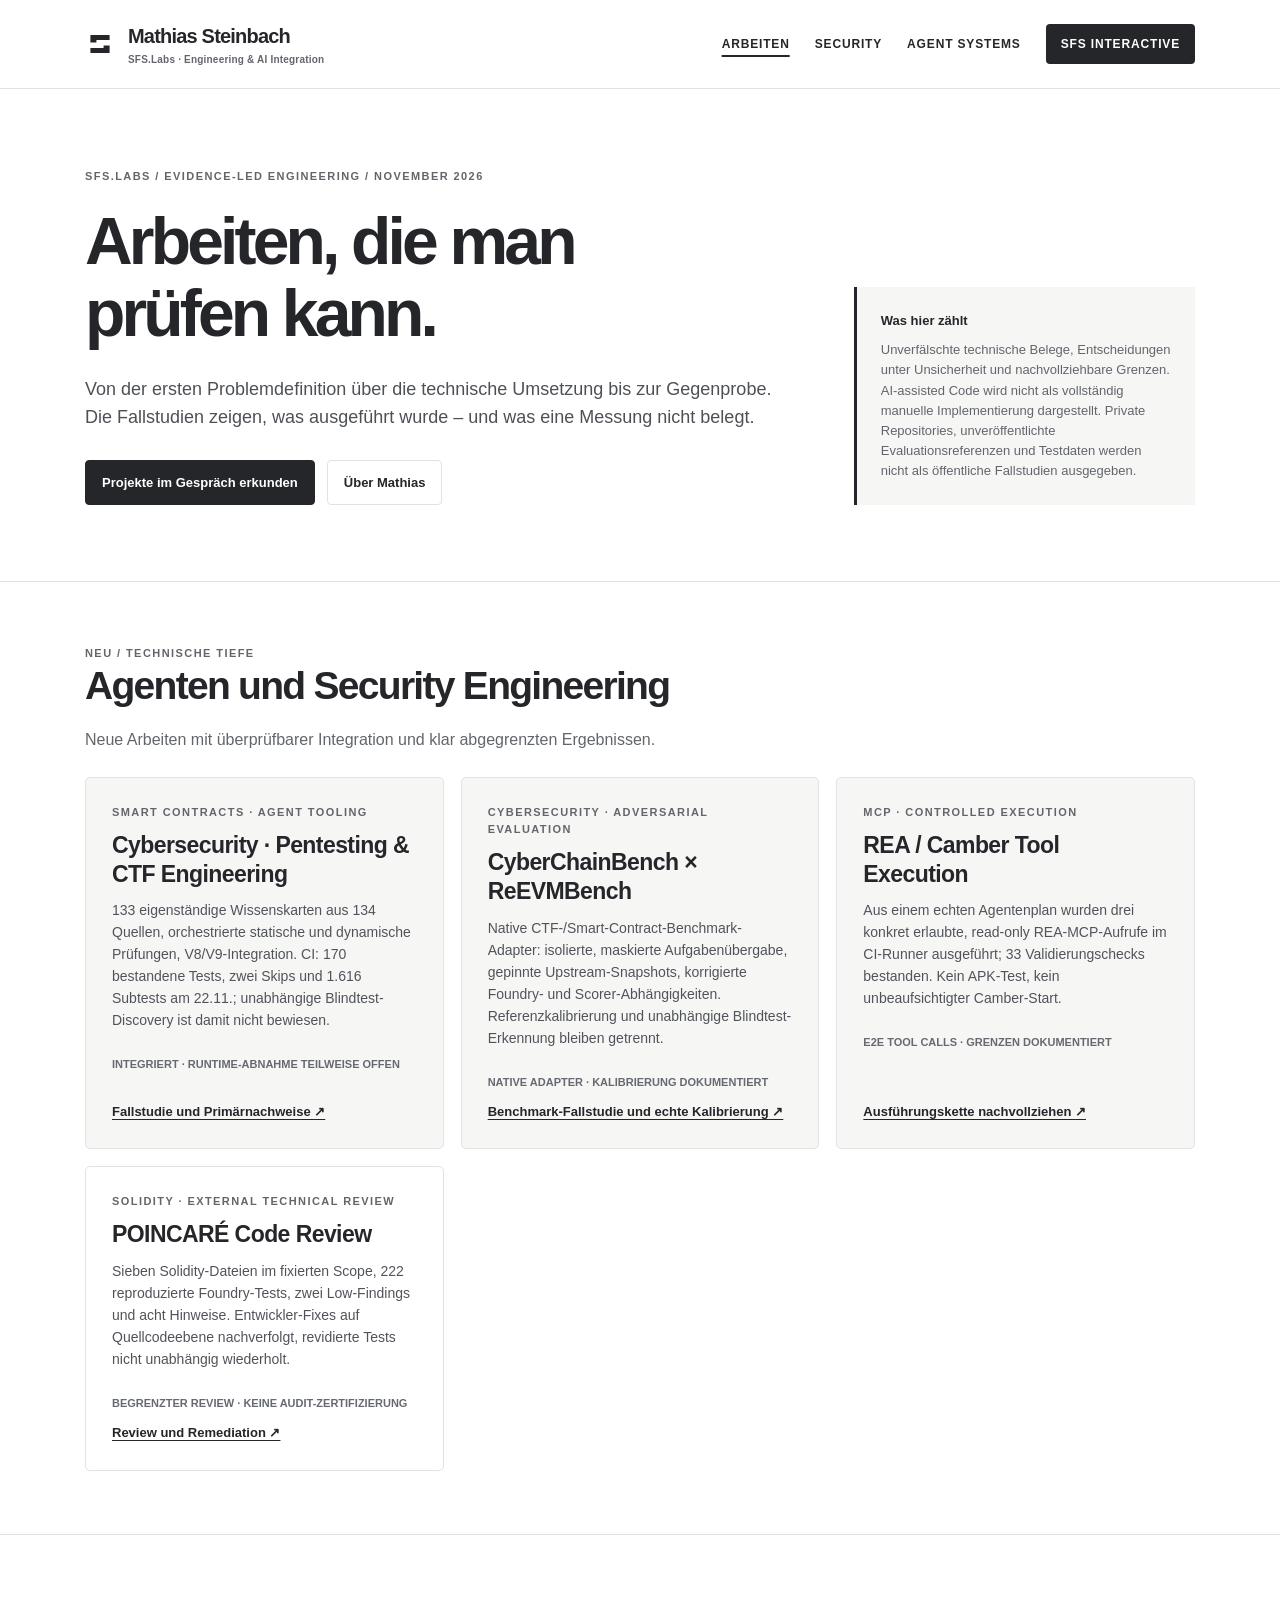
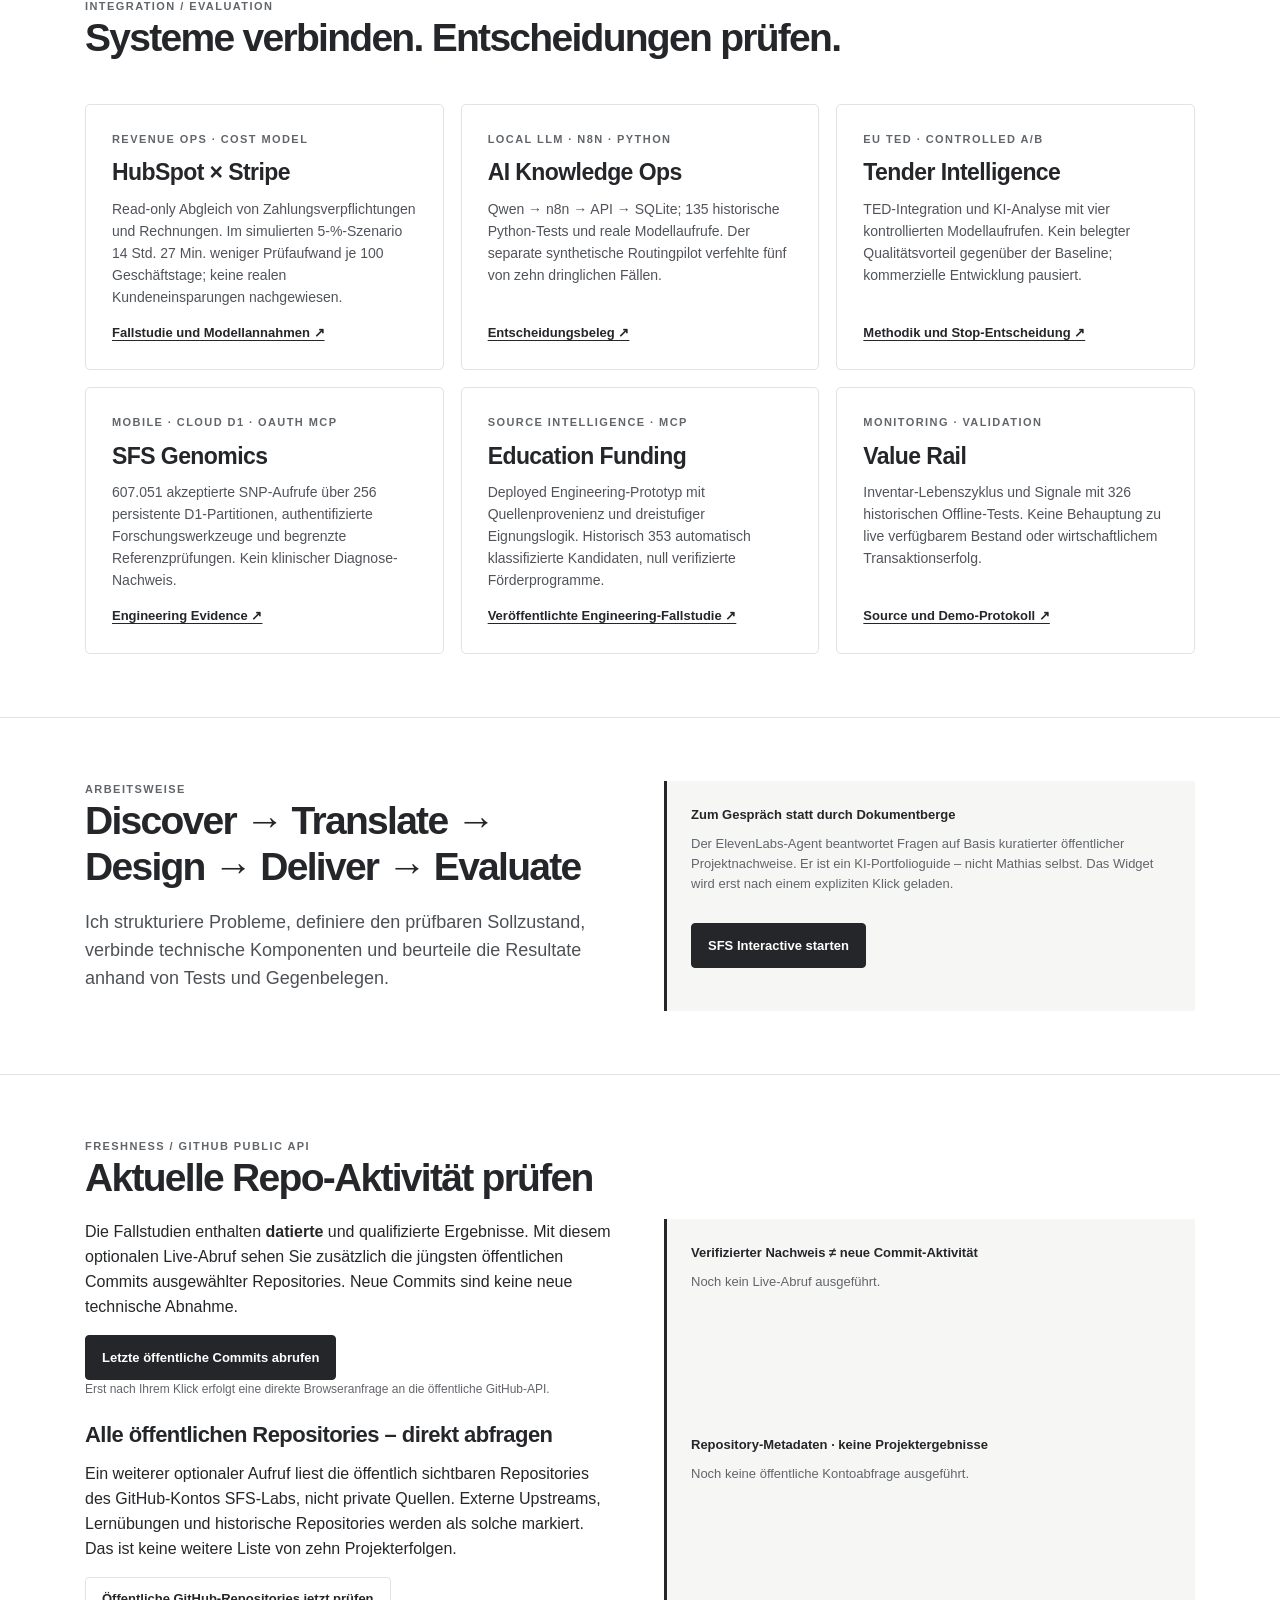
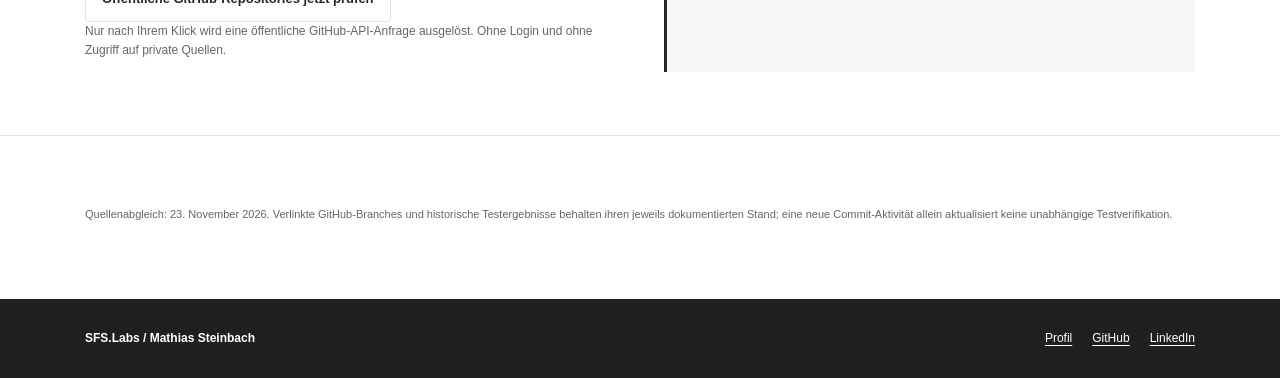
<file: docs/work.html>
<!doctype html>
<html lang="de"><head><meta charset="utf-8"><meta name="viewport" content="width=device-width,initial-scale=1"><meta name="theme-color" content="#fff"><meta name="description" content="Projektportfolio: AI Integration, Workflow Automation, Security Engineering, agentische Systeme und evidenzbasierte Entscheidungen."><meta name="robots" content="index,follow"><title>Ausgewählte Arbeiten | Mathias Steinbach · SFS.Labs</title><link rel="stylesheet" href="portfolio-evidence.css"></head><body><header class="site-header"><div class="wrap topbar"><a class="brand" href="recruiter.html"><svg viewBox="0 0 400 400" aria-hidden="true"><path d="M72 80H328V148H152V180H72Z M248 220H328V320H72V252H248Z" fill="currentColor"/></svg><span>Mathias Steinbach<small>SFS.Labs · Engineering &amp; AI Integration</small></span></a><nav class="nav" aria-label="Hauptnavigation"><a href="work.html" aria-current="page">ARBEITEN</a><a href="security-engineering.html">SECURITY</a><a href="agent-systems.html">AGENT SYSTEMS</a><a class="nav-cta" href="interactive.html#launch-agent">SFS INTERACTIVE</a></nav></div></header><main>
<section class="hero"><div class="wrap hero-grid"><div><div class="eyebrow">SFS.Labs / EVIDENCE-LED ENGINEERING / NOVEMBER 2026</div><h1>Arbeiten, die man<br>prüfen kann.</h1><p class="lead">Von der ersten Problemdefinition über die technische Umsetzung bis zur Gegenprobe. Die Fallstudien zeigen, was ausgeführt wurde – und was eine Messung nicht belegt.</p><div class="inline-actions"><a class="button" href="interactive.html#launch-agent">Projekte im Gespräch erkunden</a><a class="button secondary" href="recruiter.html">Über Mathias</a></div></div><aside class="notice"><strong>Was hier zählt</strong><p>Unverfälschte technische Belege, Entscheidungen unter Unsicherheit und nachvollziehbare Grenzen. AI-assisted Code wird nicht als vollständig manuelle Implementierung dargestellt. Private Repositories, unveröffentlichte Evaluationsreferenzen und Testdaten werden nicht als öffentliche Fallstudien ausgegeben.</p></aside></div></section>
<section class="section" id="neue-arbeiten"><div class="wrap"><div class="section-head"><div><div class="eyebrow">NEU / TECHNISCHE TIEFE</div><h2>Agenten und Security Engineering</h2><p>Neue Arbeiten mit überprüfbarer Integration und klar abgegrenzten Ergebnissen.</p></div></div><div class="grid">
<article class="card featured"><div class="tag">SMART CONTRACTS · AGENT TOOLING</div><h3>Cybersecurity · Pentesting &amp; CTF Engineering</h3><p>133 eigenständige Wissenskarten aus 134 Quellen, orchestrierte statische und dynamische Prüfungen, V8/V9-Integration. CI: 170 bestandene Tests, zwei Skips und 1.616 Subtests am 22.11.; unabhängige Blindtest-Discovery ist damit nicht bewiesen.</p><p class="status">INTEGRIERT · RUNTIME-ABNAHME TEILWEISE OFFEN</p><a href="security-engineering.html">Fallstudie und Primärnachweise ↗</a></article>
<article class="card featured"><div class="tag">CYBERSECURITY · ADVERSARIAL EVALUATION</div><h3>CyberChainBench × ReEVMBench</h3><p>Native CTF-/Smart-Contract-Benchmark-Adapter: isolierte, maskierte Aufgabenübergabe, gepinnte Upstream-Snapshots, korrigierte Foundry- und Scorer-Abhängigkeiten. Referenzkalibrierung und unabhängige Blindtest-Erkennung bleiben getrennt.</p><p class="status">NATIVE ADAPTER · KALIBRIERUNG DOKUMENTIERT</p><a href="adversarial-evaluation.html">Benchmark-Fallstudie und echte Kalibrierung ↗</a></article>
<article class="card featured"><div class="tag">MCP · CONTROLLED EXECUTION</div><h3>REA / Camber Tool Execution</h3><p>Aus einem echten Agentenplan wurden drei konkret erlaubte, read-only REA-MCP-Aufrufe im CI-Runner ausgeführt; 33 Validierungschecks bestanden. Kein APK-Test, kein unbeaufsichtigter Camber-Start.</p><p class="status">E2E TOOL CALLS · GRENZEN DOKUMENTIERT</p><a href="agent-systems.html">Ausführungskette nachvollziehen ↗</a></article>
<article class="card"><div class="tag">SOLIDITY · EXTERNAL TECHNICAL REVIEW</div><h3>POINCARÉ Code Review</h3><p>Sieben Solidity-Dateien im fixierten Scope, 222 reproduzierte Foundry-Tests, zwei Low-Findings und acht Hinweise. Entwickler-Fixes auf Quellcodeebene nachverfolgt, revidierte Tests nicht unabhängig wiederholt.</p><p class="status">BEGRENZTER REVIEW · KEINE AUDIT-ZERTIFIZIERUNG</p><a href="https://github.com/SFS-Labs/SFS-Labs/blob/main/security-review/case-studies/poincare-2026.md">Review und Remediation ↗</a></article>
</div></div></section>
<section class="section" id="integrationen"><div class="wrap"><div class="section-head"><div><div class="eyebrow">INTEGRATION / EVALUATION</div><h2>Systeme verbinden. Entscheidungen prüfen.</h2></div></div><div class="grid">
<article class="card"><div class="tag">REVENUE OPS · COST MODEL</div><h3>HubSpot × Stripe</h3><p>Read-only Abgleich von Zahlungsverpflichtungen und Rechnungen. Im simulierten 5-%-Szenario 14 Std. 27 Min. weniger Prüfaufwand je 100 Geschäftstage; keine realen Kundeneinsparungen nachgewiesen.</p><a href="hubspot-stripe.html">Fallstudie und Modellannahmen ↗</a></article>
<article class="card"><div class="tag">LOCAL LLM · N8N · PYTHON</div><h3>AI Knowledge Ops</h3><p>Qwen → n8n → API → SQLite; 135 historische Python-Tests und reale Modellaufrufe. Der separate synthetische Routingpilot verfehlte fünf von zehn dringlichen Fällen.</p><a href="https://github.com/SFS-Labs/ai-knowledge-ops-lab/blob/main/showcases/internal-service-intake/DECISION_EVIDENCE_BRIEF.md">Entscheidungsbeleg ↗</a></article>
<article class="card"><div class="tag">EU TED · CONTROLLED A/B</div><h3>Tender Intelligence</h3><p>TED-Integration und KI-Analyse mit vier kontrollierten Modellaufrufen. Kein belegter Qualitätsvorteil gegenüber der Baseline; kommerzielle Entwicklung pausiert.</p><a href="https://github.com/SFS-Labs/tender-intelligence-case-study/blob/main/docs/DECISION-LOG.md">Methodik und Stop-Entscheidung ↗</a></article>
<article class="card"><div class="tag">MOBILE · CLOUD D1 · OAUTH MCP</div><h3>SFS Genomics</h3><p>607.051 akzeptierte SNP-Aufrufe über 256 persistente D1-Partitionen, authentifizierte Forschungswerkzeuge und begrenzte Referenzprüfungen. Kein klinischer Diagnose-Nachweis.</p><a href="https://github.com/SFS-Labs/sfs-genomics/blob/main/genomics/PORTFOLIO.md">Engineering Evidence ↗</a></article>
<article class="card"><div class="tag">SOURCE INTELLIGENCE · MCP</div><h3>Education Funding</h3><p>Deployed Engineering-Prototyp mit Quellenprovenienz und dreistufiger Eignungslogik. Historisch 353 automatisch klassifizierte Kandidaten, null verifizierte Förderprogramme.</p><a href="https://github.com/SFS-Labs/SFS-Labs/blob/main/case-studies/education-funding.md">Veröffentlichte Engineering-Fallstudie ↗</a></article>
<article class="card"><div class="tag">MONITORING · VALIDATION</div><h3>Value Rail</h3><p>Inventar-Lebenszyklus und Signale mit 326 historischen Offline-Tests. Keine Behauptung zu live verfügbarem Bestand oder wirtschaftlichem Transaktionserfolg.</p><a href="https://github.com/SFS-Labs/value-rail-mvp">Source und Demo-Protokoll ↗</a></article>
</div></div></section>
<section class="section"><div class="wrap dual"><div><div class="eyebrow">ARBEITSWEISE</div><h2>Discover → Translate → Design → Deliver → Evaluate</h2><p class="lead">Ich strukturiere Probleme, definiere den prüfbaren Sollzustand, verbinde technische Komponenten und beurteile die Resultate anhand von Tests und Gegenbelegen.</p></div><div class="notice"><strong>Zum Gespräch statt durch Dokumentberge</strong><p>Der ElevenLabs-Agent beantwortet Fragen auf Basis kuratierter öffentlicher Projektnachweise. Er ist ein KI-Portfolioguide – nicht Mathias selbst. Das Widget wird erst nach einem expliziten Klick geladen.</p><div class="inline-actions"><a class="button" href="interactive.html#launch-agent">SFS Interactive starten</a></div></div></div></section>
<section class="section" aria-labelledby="fresh-title"><div class="wrap"><div class="eyebrow">FRESHNESS / GITHUB PUBLIC API</div><h2 id="fresh-title">Aktuelle Repo-Aktivität prüfen</h2><div class="dual"><div><p>Die Fallstudien enthalten <strong>datierte</strong> und qualifizierte Ergebnisse. Mit diesem optionalen Live-Abruf sehen Sie zusätzlich die jüngsten öffentlichen Commits ausgewählter Repositories. Neue Commits sind keine neue technische Abnahme.</p><button class="button" id="refresh-public-commits" type="button">Letzte öffentliche Commits abrufen</button><p class="small">Erst nach Ihrem Klick erfolgt eine direkte Browseranfrage an die öffentliche GitHub-API.</p></div><div class="notice"><strong>Verifizierter Nachweis ≠ neue Commit-Aktivität</strong><p id="public-commit-status" role="status" aria-live="polite">Noch kein Live-Abruf ausgeführt.</p><ul id="public-commit-list" class="fresh-list"></ul></div></div><div class="dual"><div><h3>Alle öffentlichen Repositories – direkt abfragen</h3><p>Ein weiterer optionaler Aufruf liest die öffentlich sichtbaren Repositories des GitHub-Kontos SFS-Labs, nicht private Quellen. Externe Upstreams, Lernübungen und historische Repositories werden als solche markiert. Das ist keine weitere Liste von zehn Projekterfolgen.</p><button class="button secondary" id="refresh-public-repositories" type="button">Öffentliche GitHub-Repositories jetzt prüfen</button><p class="small">Nur nach Ihrem Klick wird eine öffentliche GitHub-API-Anfrage ausgelöst. Ohne Login und ohne Zugriff auf private Quellen.</p></div><div class="notice"><strong>Repository-Metadaten · keine Projektergebnisse</strong><p id="public-repository-status" role="status" aria-live="polite">Noch keine öffentliche Kontoabfrage ausgeführt.</p><ul id="public-repository-list" class="fresh-list"></ul></div></div></div></section>
<section class="read-more"><div class="wrap"><p class="updated">Quellenabgleich: 23. November 2026. Verlinkte GitHub-Branches und historische Testergebnisse behalten ihren jeweils dokumentierten Stand; eine neue Commit-Aktivität allein aktualisiert keine unabhängige Testverifikation.</p></div></section></main><footer><div class="wrap footnav"><strong>SFS.Labs / Mathias Steinbach</strong><span><a href="recruiter.html">Profil</a><a href="https://github.com/SFS-Labs/SFS-Labs">GitHub</a><a href="https://www.linkedin.com/in/mathias-steinbach/">LinkedIn</a></span></div></footer><script src="portfolio-live.js" defer></script></body></html>
</file>
<file: docs/portfolio-evidence.css>
:root{color-scheme:light;--paper:#fff;--ink:#242629;--soft:#f6f6f5;--muted:#62666b;--line:#e1e2e3;--deep:#1e2022}
*{box-sizing:border-box}
html{scroll-behavior:smooth}
body{margin:0;background:var(--paper);color:var(--ink);font:16px/1.57 Inter,-apple-system,BlinkMacSystemFont,"Segoe UI",Arial,sans-serif;-webkit-font-smoothing:antialiased}
a{color:inherit;text-underline-offset:3px}
a:hover{text-decoration-thickness:2px}
a:focus-visible,button:focus-visible{outline:3px solid #62666b;outline-offset:3px}
button{font:inherit;cursor:pointer}
.wrap{max-width:1170px;margin:0 auto;padding:0 30px}
.site-header{border-bottom:1px solid var(--line);background:#fff}
.topbar{min-height:88px;display:flex;justify-content:space-between;align-items:center;gap:24px}
.brand{display:flex;align-items:center;gap:13px;text-decoration:none;font-size:20px;font-weight:800;letter-spacing:-.04em}
.brand svg{height:30px;width:30px}
.brand small{display:block;color:var(--muted);font-size:10px;font-weight:550;letter-spacing:.02em;line-height:1.4}
.nav{display:flex;gap:25px;align-items:center;flex-wrap:wrap}
.nav a{text-decoration:none;font-size:12px;font-weight:700;letter-spacing:.07em}
.nav a[aria-current=page]{text-decoration:underline;text-decoration-thickness:2px;text-underline-offset:7px}
.nav .nav-cta{background:var(--ink);color:#fff;padding:11px 15px;border-radius:4px}
.eyebrow,.tag{font-size:11px;font-weight:800;text-transform:uppercase;letter-spacing:.13em;color:var(--muted)}
.hero{padding:79px 0 76px;border-bottom:1px solid var(--line)}
.hero-grid{display:grid;grid-template-columns:minmax(0,1.35fr) minmax(260px,.65fr);align-items:end;gap:60px}
h1,h2,h3,p{margin-top:0}
h1{font-weight:720;font-size:clamp(38px,5.6vw,66px);letter-spacing:-.058em;line-height:1.08;margin:21px 0 26px}
h2{font-weight:690;font-size:clamp(26px,3.3vw,39px);letter-spacing:-.044em;line-height:1.18;margin-bottom:18px}
h3{font-size:22px;letter-spacing:-.025em;line-height:1.25;margin:10px 0 12px}
.lead{font-size:18px;color:#4d5156;max-width:740px}
.notice{background:var(--soft);padding:24px;border-left:3px solid var(--ink);font-size:13px;line-height:1.55}
.notice p{margin:9px 0 0;color:var(--muted)}
.inline-actions{display:flex;gap:12px;flex-wrap:wrap;margin-top:29px}
.button{display:inline-flex;align-items:center;justify-content:center;min-height:45px;padding:11px 16px;border:1px solid var(--ink);border-radius:4px;background:var(--ink);color:#fff;text-decoration:none;font-weight:710;font-size:13px}
.button.secondary{background:#fff;color:var(--ink);border-color:var(--line)}
.stats{display:grid;grid-template-columns:repeat(3,minmax(0,1fr));gap:0;border:1px solid var(--line);margin-top:36px}
.metric{padding:22px 25px;border-right:1px solid var(--line)}
.metric:last-child{border-right:0}
.metric strong{display:block;font-size:28px;letter-spacing:-.045em}
.metric small{color:var(--muted);font-size:12px;display:block;line-height:1.5;margin-top:2px}
.section{padding:63px 0;border-bottom:1px solid var(--line)}
.section-head{display:flex;justify-content:space-between;align-items:end;gap:25px;margin-bottom:25px}
.section-head p{color:var(--muted);max-width:660px;margin-bottom:0}
.grid{display:grid;grid-template-columns:repeat(3,minmax(0,1fr));gap:17px}
.card{min-width:0;display:flex;flex-direction:column;border:1px solid var(--line);border-radius:5px;background:#fff;padding:26px}
.card.featured{background:var(--soft)}
.card p{font-size:14px;color:#50545a;line-height:1.57}
.card a{font-size:13px;font-weight:700;display:inline-block;margin-top:auto}
.card .status{font-size:11px;font-weight:710;color:#666a70;margin-top:10px}
.card .date{font-size:11px;color:var(--muted)}
.card h3{font-size:23px}
.dual{display:grid;grid-template-columns:1fr 1fr;gap:48px}
.proof{border-top:1px solid var(--line);padding:18px 0}
.proof h3{font-size:18px;margin:6px 0 7px}
.proof p{color:var(--muted);font-size:14px;margin-bottom:8px}
.proof a{font-size:13px;font-weight:680}
.flow{display:grid;grid-template-columns:repeat(4,minmax(0,1fr));gap:10px;padding:0;margin:26px 0;list-style:none}
.flow li{background:var(--soft);padding:18px;font-weight:700;font-size:13px;min-height:75px}
.flow li span{display:block;color:var(--muted);font-weight:550;font-size:11px;margin-top:7px}
.checks{display:grid;grid-template-columns:1fr 1fr;gap:16px;margin:22px 0}
.checks article{border:1px solid var(--line);padding:22px}
.checks h3{font-size:17px}
.checks p{color:var(--muted);font-size:13px;margin-bottom:4px}
.read-more{padding:40px 0 65px}
.read-more a{font-weight:750}
footer{background:var(--deep);color:white;padding:30px 0}
.footnav{display:flex;justify-content:space-between;gap:24px;flex-wrap:wrap;font-size:12px}
.footnav a{margin-left:20px;color:white}
.small{font-size:12px;color:var(--muted)}
.updated{font-size:11px;color:var(--muted);margin-top:30px}
@media(max-width:930px){.hero-grid{grid-template-columns:1fr;gap:26px}.grid{grid-template-columns:repeat(2,minmax(0,1fr))}.flow{grid-template-columns:repeat(2,1fr)}}
@media(max-width:640px){.wrap{padding:0 19px}.topbar{display:block;padding-top:17px;padding-bottom:17px}.nav{gap:15px;margin-top:15px;flex-wrap:nowrap;max-width:100%;overflow-x:auto;white-space:nowrap;padding-bottom:5px}.nav a{flex-shrink:0}.nav a{font-size:10px}.nav .nav-cta{padding:9px}.hero{padding:43px 0 47px}.section{padding:41px 0}.lead{font-size:16px}.grid,.dual,.checks{grid-template-columns:1fr}.stats{grid-template-columns:1fr}.metric{border-right:0;border-bottom:1px solid var(--line)}.metric:last-child{border-bottom:0}.section-head{display:block}.flow{grid-template-columns:1fr 1fr}.flow li{padding:12px;font-size:12px;min-height:75px}.footnav a{margin:10px 14px 0 0}}
@media(prefers-reduced-motion:reduce){html{scroll-behavior:auto}}

.fresh-list{margin:12px 0 0;padding-left:17px;font-size:13px;line-height:1.7}.fresh-list li{margin:7px 0}.fresh-list span{color:var(--muted)}button.button:disabled{opacity:.55;cursor:progress}
</file>
<file: docs/hubspot-stripe.css>
:root {
  color: #242629;
  background: #fff;
  font: 17px/1.58 Inter, Arial, Helvetica, sans-serif;
}
* { box-sizing: border-box; }
body { margin: 0; }
.wrap { width: min(100% - 2.5rem, 52rem); margin-inline: auto; }
a { color: inherit; text-underline-offset: .18em; }
a:focus-visible { outline: 2px solid #242629; outline-offset: 4px; }
.masthead { display: flex; justify-content: space-between; flex-wrap: wrap; gap: .5rem 1rem; }
.brand { display: inline-flex; align-items: center; gap: .4rem; font-weight: 750; }
.brandmark { flex: 0 0 27px; }
header, footer { padding-block: 1rem; font-size: .9rem; }
section { border-top: 1px solid #e1e2e3; padding-block: 2rem; }
h1, h2 { line-height: 1.12; letter-spacing: -.035em; margin: .2em 0 .6em; }
h1 { font-size: clamp(1.9rem, 5.5vw, 3.4rem); overflow-wrap: anywhere; }
h2 { font-size: clamp(1.35rem, 4vw, 1.9rem); margin-top: 1.2em; }
.label { color: #62666b; font-size: .9rem; }
.lead { font-size: 1.15rem; }
.facts { padding: 0; list-style: none; display: grid; grid-template-columns: repeat(3, 1fr); gap: .65rem; }
.facts li { background: #f6f6f5; border: 1px solid #e1e2e3; padding: .8rem; font-size: .9rem; }
.facts strong { display: block; font-size: 1.3rem; }
li + li { margin-top: .35rem; }
.facts li { margin-top: 0; }
.button { display: inline-block; padding: .5rem .8rem; background: #242629; color: #fff; }
@media (max-width: 35rem) {
  .facts { grid-template-columns: 1fr; }
  section { padding-block: 1.4rem; }
}
</file>
